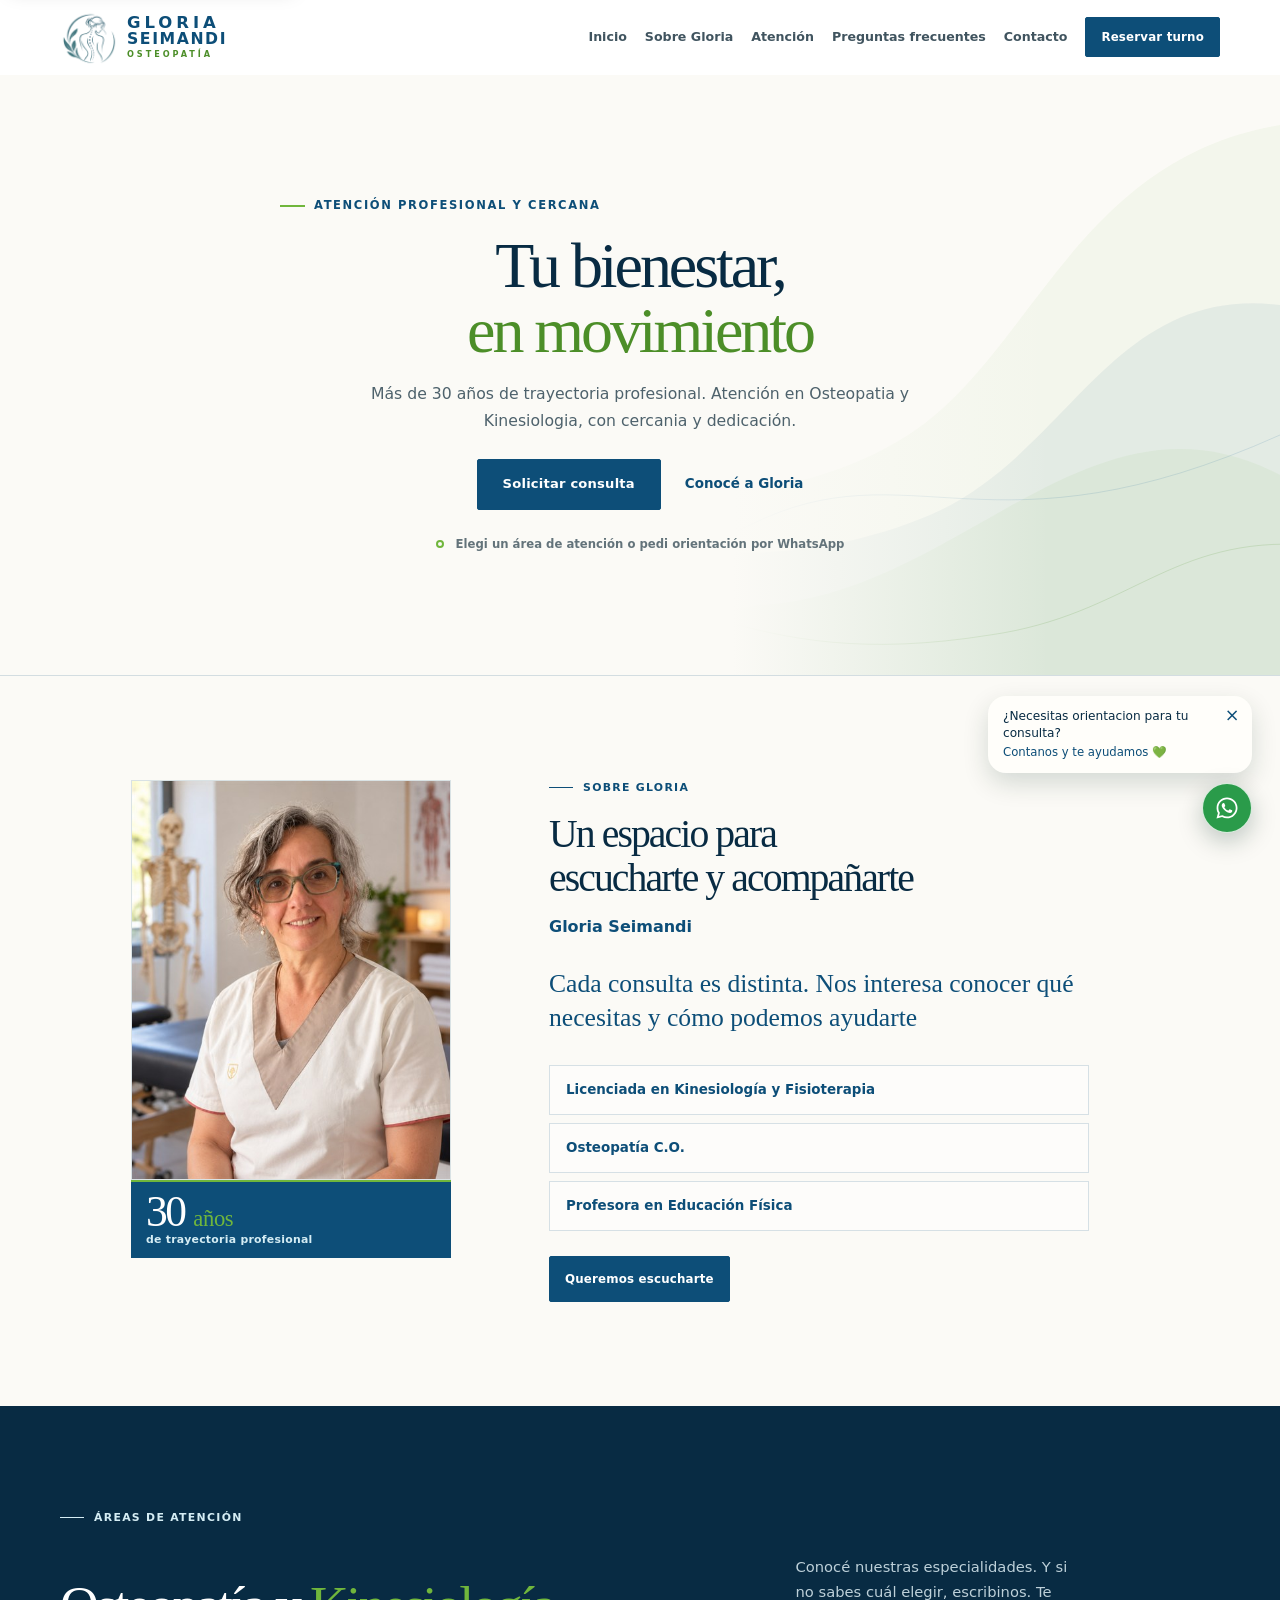
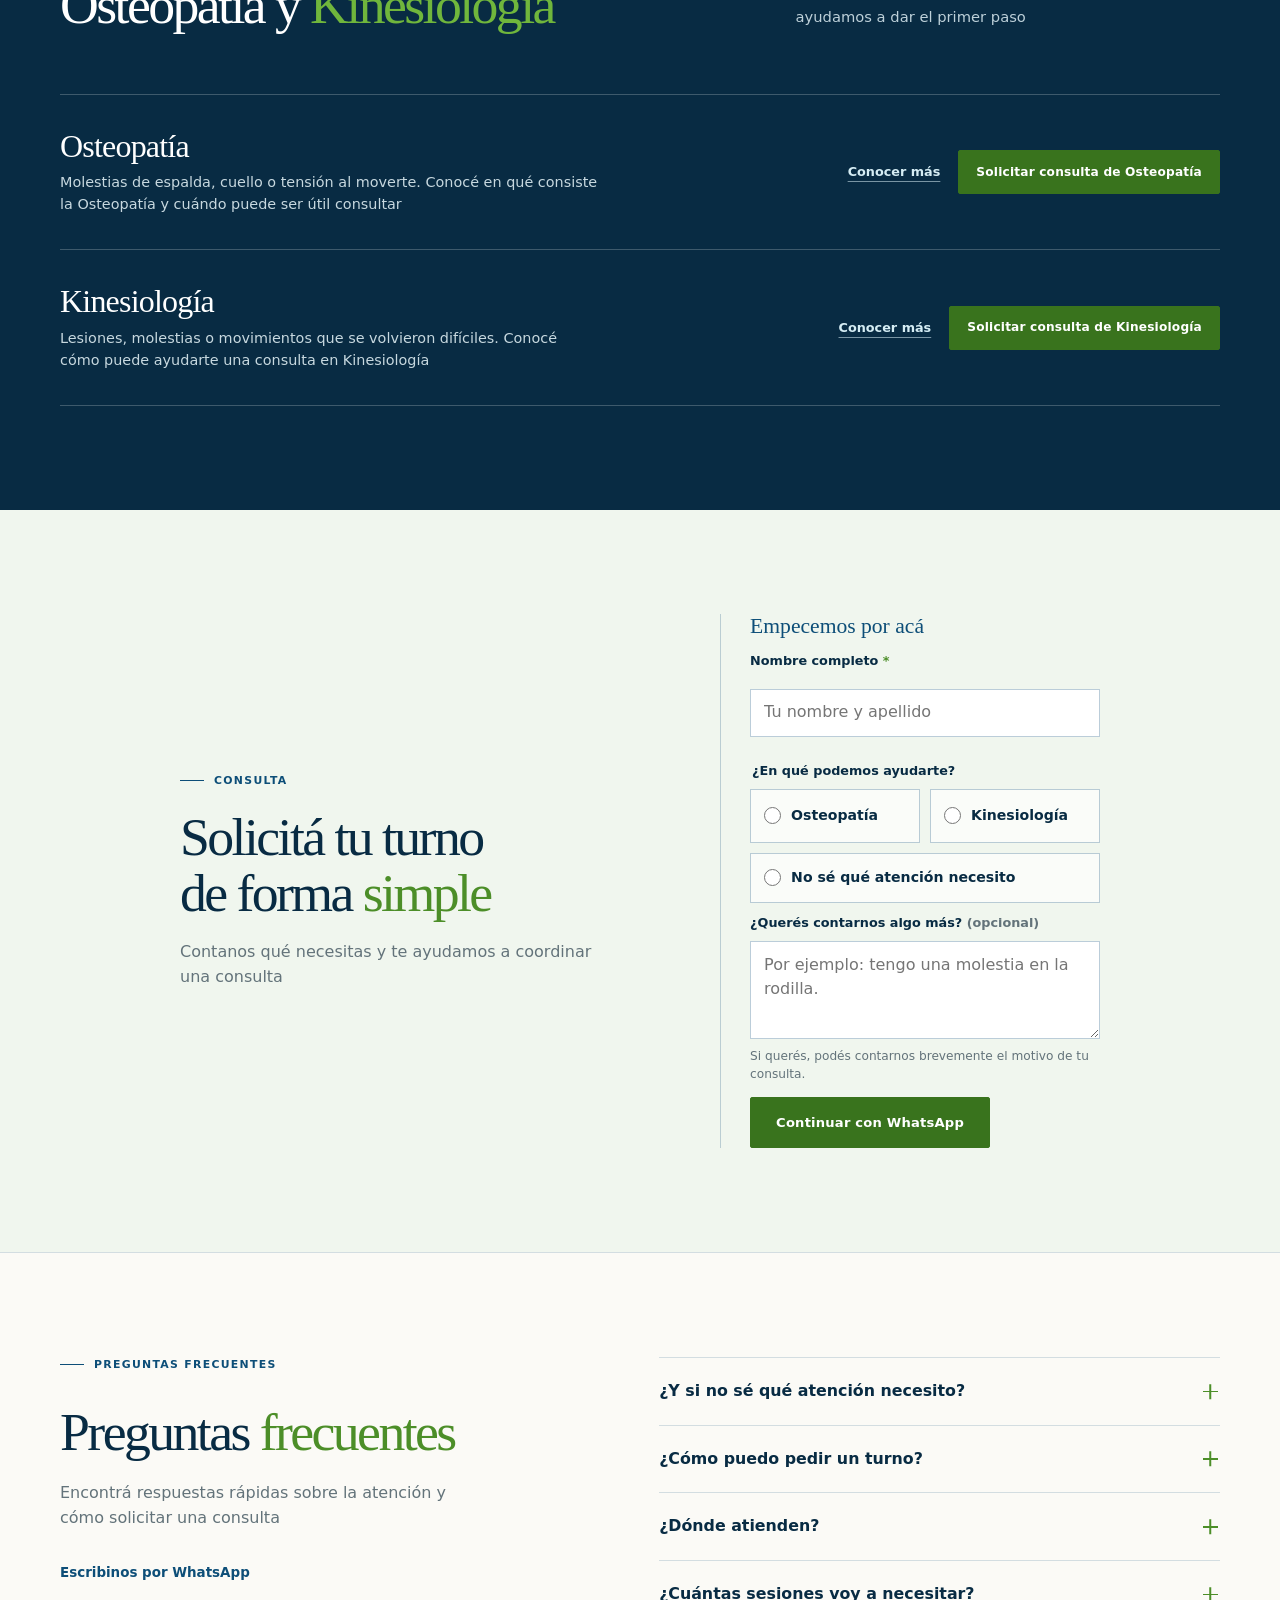
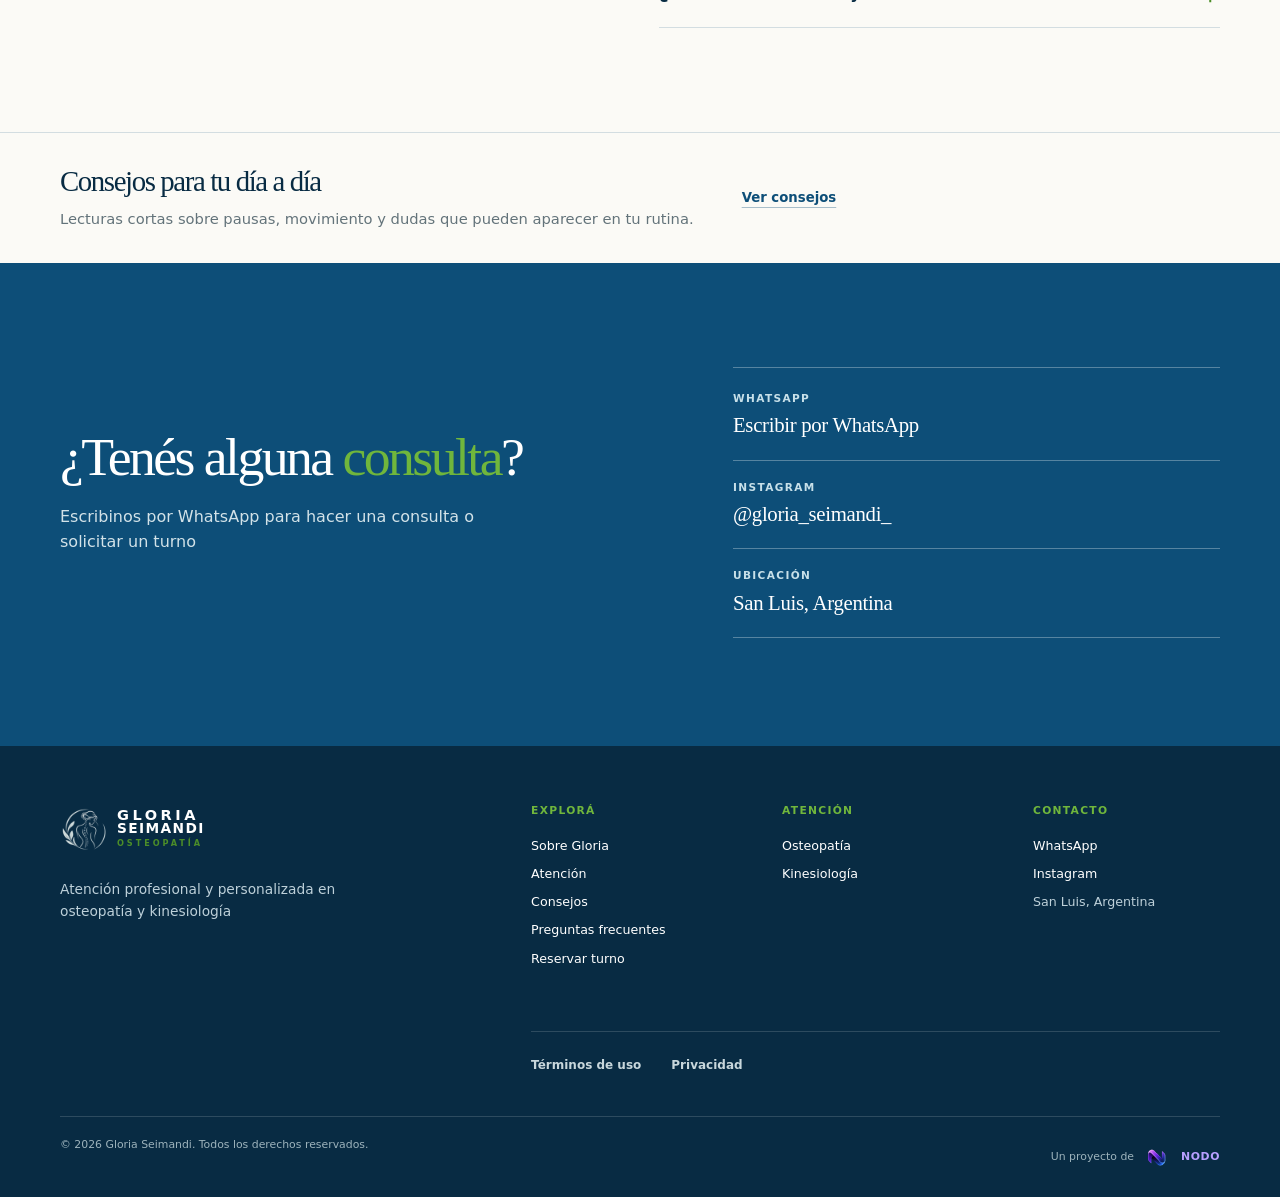
<file: index.html>
<!doctype html>
<html lang="es">
  <head>
    <meta charset="UTF-8" />
    <meta name="viewport" content="width=device-width, initial-scale=1.0" />
    <meta name="theme-color" content="#0d4e78" />
    <meta name="description" content="Osteopatía y Kinesiología en San Luis, Argentina. Atención profesional y personalizada con Gloria Seimandi. Consultá por WhatsApp." />
    <meta name="robots" content="noindex" />
    <meta property="og:locale" content="es_AR" />
    <meta property="og:site_name" content="Gloria Seimandi" />
    <meta property="og:title" content="Gloria Seimandi | Osteopatía y Kinesiología en San Luis" />
    <meta property="og:description" content="Osteopatía y Kinesiología en San Luis, Argentina. Atención profesional y personalizada con Gloria Seimandi. Consultá por WhatsApp." />
    <meta property="og:type" content="website" />
    <meta property="og:image" content="assets/osteopatia-ejemplo-1280.jpg" />
    <meta property="og:image:type" content="image/jpeg" />
    <meta property="og:image:width" content="1280" />
    <meta property="og:image:height" content="714" />
    <meta property="og:image:alt" content="Sesión de terapia manual en un entorno clínico luminoso" />
    <meta name="twitter:card" content="summary_large_image" />
    <meta name="twitter:title" content="Gloria Seimandi | Osteopatía y Kinesiología en San Luis" />
    <meta name="twitter:description" content="Osteopatía y Kinesiología en San Luis, Argentina. Atención profesional y personalizada con Gloria Seimandi. Consultá por WhatsApp." />
    <meta name="twitter:image" content="assets/osteopatia-ejemplo-1280.jpg" />
    <title>Gloria Seimandi | Osteopatía y Kinesiología en San Luis</title>
    <link rel="icon" type="image/png" href="assets/logo-osteopatia-96.png" />
    <link rel="stylesheet" href="styles.css" />
    <link rel="stylesheet" href="consejos.css" />
    <script type="application/ld+json">
      {
        "@context": "https://schema.org",
        "@graph": [
          {
            "@type": "ProfessionalService",
            "@id": "#professional-service",
            "name": "Gloria Seimandi",
            "description": "Osteopatía y Kinesiología con atención profesional en San Luis, Argentina.",
            "areaServed": {
              "@type": "Place",
              "name": "San Luis, Argentina"
            },
            "provider": {
              "@id": "#gloria-seimandi"
            },
            "sameAs": ["https://www.instagram.com/gloria_seimandi_/"]
          },
          {
            "@type": "Person",
            "@id": "#gloria-seimandi",
            "name": "Gloria Seimandi",
            "description": "30 años de trayectoria profesional en Osteopatía y Kinesiología.",
            "knowsAbout": ["Osteopatía", "Kinesiología"],
            "hasCredential": [
              "Licenciada en Kinesiología y Fisioterapia",
              "Osteopatía C.O.",
              "Profesora en Educación Física"
            ],
            "sameAs": ["https://www.instagram.com/gloria_seimandi_/"]
          }
        ]
      }
    </script>
  </head>
  <body>
    <a class="skip-link" href="#contenido">Saltar al contenido principal</a>

    <header class="site-header" data-header>
      <div class="page-shell header-content">
        <a class="brand" href="#inicio" aria-label="Gloria Seimandi, inicio">
          <span class="brand-mark"><img src="assets/logo-osteopatia-header-180.png" srcset="assets/logo-osteopatia-header-120.png 120w, assets/logo-osteopatia-header-180.png 180w" sizes="58px" width="180" height="180" alt="Ilustración de osteopatía de Gloria Seimandi" /></span>
          <span class="brand-copy"><strong>Gloria</strong><span>Seimandi</span><small>Osteopatía</small></span>
        </a>

        <button class="menu-toggle" type="button" aria-controls="main-menu" aria-expanded="false">
          <span class="visually-hidden">Abrir menú</span>
          <span></span><span></span><span></span>
        </button>

        <nav id="main-menu" class="main-nav" aria-label="Navegación principal">
          <a href="#inicio">Inicio</a>
          <a href="#sobre-gloria">Sobre Gloria</a>
          <a href="#atencion">Atención</a>
          <a href="#preguntas">Preguntas frecuentes</a>
          <a href="#contacto">Contacto</a>
          <a class="button button-small nav-cta" href="#reservas">Reservar turno</a>
          <div class="menu-contact" aria-label="Canales de contacto">
            <p>Contacto</p>
            <div>
              <a href="https://wa.me/5492664921564?text=Hola%2C%20quisiera%20realizar%20una%20consulta." target="_blank" rel="noreferrer" aria-label="Escribir por WhatsApp"><svg aria-hidden="true" viewBox="0 0 448 512"><path d="M380.9 97.1C339 55.1 283.2 32 223.9 32c-122.4 0-222 99.6-222 222 0 39.1 10.2 77.3 29.6 111L0 480l117.7-30.9c32.4 17.7 68.9 27 106.1 27h.1c122.3 0 224.1-99.6 224.1-222 0-59.3-25.2-115-67.1-157zm-157 341.6c-33.2 0-65.7-8.9-94-25.7l-6.7-4-69.8 18.3L72 359.2l-4.4-7c-18.5-29.4-28.2-63.3-28.2-98.2 0-101.7 82.8-184.5 184.6-184.5 49.3 0 95.6 19.2 130.4 54.1 34.8 34.9 56.2 81.2 56.1 130.5 0 101.8-84.9 184.6-186.6 184.6zm101.4-138c-5.5-2.8-32.8-16.2-37.9-18-5.1-1.9-8.8-2.8-12.5 2.8s-14.3 18-17.6 21.8c-3.2 3.7-6.5 4.2-12 1.4-32.6-16.3-54-29.1-75.5-66-5.7-9.8 5.7-9.1 16.3-30.3 1.8-3.7.9-6.9-.5-9.7-1.4-2.8-12.5-30.1-17.1-41.2-4.5-10.8-9.1-9.3-12.5-9.5-3.2-.2-6.9-.2-10.6-.2-3.7 0-9.7 1.4-14.8 6.9-5.1 5.6-19.4 19-19.4 46.3s19.9 53.7 22.6 57.4c2.8 3.7 39.1 59.7 94.8 83.8 13.2 5.7 23.5 9.1 31.5 11.7 13.2 4.2 25.2 3.6 34.7 2.2 10.6-1.6 32.8-13.4 37.4-26.4 4.6-13 4.6-24.1 3.2-26.4-1.3-2.5-5-3.9-10.5-6.6z" /></svg><span>WhatsApp</span></a>
              <a href="https://www.instagram.com/gloria_seimandi_/" target="_blank" rel="noreferrer" aria-label="Abrir Instagram de Gloria Seimandi"><svg aria-hidden="true" viewBox="0 0 24 24"><path d="M7 2h10a5 5 0 0 1 5 5v10a5 5 0 0 1-5 5H7a5 5 0 0 1-5-5V7a5 5 0 0 1 5-5Zm0 2a3 3 0 0 0-3 3v10a3 3 0 0 0 3 3h10a3 3 0 0 0 3-3V7a3 3 0 0 0-3-3H7Zm5 3.5A4.5 4.5 0 1 1 7.5 12 4.5 4.5 0 0 1 12 7.5Zm0 2A2.5 2.5 0 1 0 14.5 12 2.5 2.5 0 0 0 12 9.5Zm5.25-3.75a1.25 1.25 0 1 1-1.25 1.25 1.25 1.25 0 0 1 1.25-1.25Z" /></svg><span>Instagram</span></a>
            </div>
          </div>
        </nav>
      </div>
    </header>
    <noscript>
      <style>.menu-toggle { display: none; }</style>
      <nav class="page-shell navigation-fallback" aria-label="Navegación sin JavaScript"><a href="#inicio">Inicio</a><a href="#sobre-gloria">Sobre Gloria</a><a href="#atencion">Atención</a><a href="#preguntas">Preguntas frecuentes</a><a href="#contacto">Contacto</a><a href="#reservas">Reservar turno</a><a href="osteopatia/">Osteopatía</a><a href="kinesiologia/">Kinesiología</a></nav>
    </noscript>

    <main id="contenido">
      <section id="inicio" class="hero" aria-labelledby="hero-title">
        <div class="hero-background" aria-hidden="true">
          <svg class="hero-waves" xmlns="http://www.w3.org/2000/svg" viewBox="0 0 1440 600" preserveAspectRatio="xMaxYMax slice" focusable="false">
            <defs>
              <linearGradient id="reading-desktop">
                <stop offset="62%" stop-color="#fbfaf6" />
                <stop offset="84%" stop-color="#fbfaf6" stop-opacity="0" />
              </linearGradient>
              <linearGradient id="reading-mobile" x1="0" y1="0" x2="0" y2="1">
                <stop offset="68%" stop-color="#fbfaf6" stop-opacity="0" />
                <stop offset="82%" stop-color="#fbfaf6" />
              </linearGradient>
            </defs>
            <path d="M1440 50C1230 85 1190 290 1060 365C900 460 750 390 580 430C390 480 230 620-60 490V660H1500V50Z" fill="#70b63c" fill-opacity=".055" />
            <path d="M1440 230C1270 210 1230 380 1090 440C875 530 724 420 560 512C400 590 170 615-20 560V650H1460V230Z" fill="#0d4e78" fill-opacity=".065" />
            <path d="M1440 400C1250 300 1120 520 920 530C680 565 620 635 400 628H1440Z" fill="#70b63c" fill-opacity=".065" />
            <path d="M420 600C630 500 760 525 910 450C1070 370 1150 490 1440 360" fill="none" stroke="#236e9e" stroke-opacity=".14" stroke-width="1" />
            <path d="M-40 500C260 660 400 480 620 485C840 500 900 600 1150 560C1290 540 1330 460 1470 470" fill="none" stroke="#4c8e28" stroke-opacity=".16" stroke-width="1" />
            <rect class="wave-reading-desktop" width="1440" height="600" fill="url(#reading-desktop)" />
            <rect class="wave-reading-mobile" width="1440" height="600" fill="url(#reading-mobile)" />
          </svg>
        </div>
        <div class="page-shell hero-layout">
          <div class="hero-copy reveal">
            <p class="eyebrow"><span></span> Atención profesional y cercana</p>
            <h1 id="hero-title">Tu bienestar,<br /><em>en movimiento</em></h1>
            <p class="hero-intro">Más de 30 años de trayectoria profesional. Atención en Osteopatia y Kinesiologia, con cercania y dedicación.</p>
            <div class="hero-actions">
              <a class="button" href="#reservas">Solicitar consulta</a>
              <a class="text-link" href="#sobre-gloria">Conocé a Gloria</a>
            </div>
            <p class="hero-note"><span class="note-dot"></span> Elegi un área de atención o pedi orientación por WhatsApp</p>
          </div>
        </div>
      </section>

      <section id="sobre-gloria" class="about section-space" aria-labelledby="about-title">
        <div class="page-shell about-layout">
          <div class="about-profile">
            <figure class="about-portrait">
              <img src="assets/gloria-seimandi-720.jpg" srcset="assets/gloria-seimandi-480.jpg 480w, assets/gloria-seimandi-720.jpg 720w" sizes="(max-width: 680px) 300px, 320px" width="720" height="900" loading="lazy" alt="Gloria Seimandi en su espacio de atención" />
            </figure>
            <div class="about-trajectory" aria-label="30 años de trayectoria profesional">
              <p class="trajectory-value">30 <span>años</span></p>
              <p class="trajectory-description">de trayectoria profesional</p>
            </div>
          </div>
          <div class="about-content">
            <div class="about-heading">
              <div class="section-label"><p>SOBRE GLORIA</p></div>
              <h2 id="about-title">Un espacio para escucharte y acompañarte</h2>
              <p class="about-name">Gloria Seimandi</p>
            </div>
            <div class="about-details">
              <p class="lead">Cada consulta es distinta. Nos interesa conocer qué necesitas y cómo podemos ayudarte</p>
              <ul class="credentials" aria-label="Formación profesional de Gloria">
                <li>Licenciada en Kinesiología y Fisioterapia</li>
                <li>Osteopatía C.O.</li>
                <li>Profesora en Educación Física</li>
              </ul>
              <div class="about-availability"><a class="button button-small" href="#reservas">Queremos escucharte</a></div>
            </div>
          </div>
        </div>
      </section>

      <section id="atencion" class="services section-space" aria-labelledby="services-title">
        <div class="page-shell">
          <div class="services-heading">
            <div class="section-label section-label-light"><p>Áreas de atención</p></div>
            <h2 id="services-title">Osteopatía y <em>Kinesiología</em></h2>
            <p>Conocé nuestras especialidades. Y si no sabes cuál elegir, escribinos. Te ayudamos a dar el primer paso</p>
          </div>
          <div class="service-list">
            <article class="service-item">
              <div class="service-copy"><h3>Osteopatía</h3><p>Molestias de espalda, cuello o tensión al moverte. Conocé en qué consiste la Osteopatía y cuándo puede ser útil consultar</p></div>
              <div class="service-actions">
                <a class="service-link" href="osteopatia/">Conocer más</a>
                <a class="button button-service" href="#reservas" data-service="osteopatia">Solicitar consulta de Osteopatía</a>
              </div>
            </article>
            <article class="service-item">
              <div class="service-copy"><h3>Kinesiología</h3><p>Lesiones, molestias o movimientos que se volvieron difíciles. Conocé cómo puede ayudarte una consulta en Kinesiología</p></div>
              <div class="service-actions">
                <a class="service-link" href="kinesiologia/">Conocer más</a>
                <a class="button button-service" href="#reservas" data-service="kinesiologia">Solicitar consulta de Kinesiología</a>
              </div>
            </article>
          </div>
        </div>
      </section>

      <section id="reservas" class="appointment section-space" aria-labelledby="appointment-title">
        <div class="page-shell appointment-layout">
          <div class="appointment-copy appointment-intro">
            <div class="section-label"><p>Consulta</p></div>
            <h2 id="appointment-title">Solicitá tu turno de forma <em>simple</em></h2>
            <p>Contanos qué necesitas y te ayudamos a coordinar una consulta</p>
          </div>
          <form class="booking-form" data-booking-form novalidate>
            <p class="booking-progress" data-booking-progress aria-live="polite" hidden>Paso 1 de 2</p>
            <div class="booking-step" data-booking-step="1">
              <p class="booking-step-title">Empecemos por acá</p>
              <label class="booking-name" for="booking-name">Nombre completo <span aria-hidden="true">*</span></label>
              <input class="booking-name-input" id="booking-name" name="name" type="text" autocomplete="name" placeholder="Tu nombre y apellido" aria-describedby="booking-name-error" required />
              <p class="booking-error" id="booking-name-error" aria-live="polite" hidden></p>
              <button class="button button-green booking-continue" type="button" data-booking-next hidden>Continuar</button>
            </div>
            <div class="booking-step" data-booking-step="2">
              <fieldset aria-describedby="booking-service-error">
                <legend>¿En qué podemos ayudarte?</legend>
                <div class="booking-options">
                  <label><input type="radio" name="service" value="osteopatia" required /> <span>Osteopatía</span></label>
                  <label><input type="radio" name="service" value="kinesiologia" /> <span>Kinesiología</span></label>
                  <label><input type="radio" name="service" value="orientacion" /> <span>No sé qué atención necesito</span></label>
                </div>
              </fieldset>
              <p class="booking-error" id="booking-service-error" aria-live="polite" hidden></p>
              <div class="booking-comment">
                <label for="booking-comment">¿Querés contarnos algo más? <span>(opcional)</span></label>
                <textarea id="booking-comment" name="comment" rows="3" maxlength="360" placeholder="Por ejemplo: tengo una molestia en la rodilla." aria-describedby="booking-comment-help"></textarea>
                <p class="booking-help" id="booking-comment-help">Si querés, podés contarnos brevemente el motivo de tu consulta.<span class="visually-hidden"> Máximo 360 caracteres.</span></p>
              </div>
              <div class="booking-actions">
                <button class="booking-back" type="button" data-booking-back hidden>Atrás</button>
                <button class="button button-green" type="submit" data-booking-submit hidden>Continuar con WhatsApp</button>
              </div>
            </div>
            <noscript><p class="booking-no-script">Para solicitar una consulta, <a href="https://wa.me/5492664921564?text=Hola%2C%20quisiera%20realizar%20una%20consulta." target="_blank" rel="noreferrer">escribinos por WhatsApp</a>.</p></noscript>
          </form>
        </div>
      </section>

      <section id="preguntas" class="faq section-space" aria-labelledby="faq-title">
        <div class="page-shell faq-layout">
          <div class="faq-intro">
            <div class="section-label"><p>Preguntas frecuentes</p></div>
            <h2 id="faq-title">Preguntas <em>frecuentes</em></h2>
            <p>Encontrá respuestas rápidas sobre la atención y cómo solicitar una consulta</p>
            <a class="text-link" href="https://wa.me/5492664921564?text=Hola%2C%20quisiera%20realizar%20una%20consulta." target="_blank" rel="noreferrer">Escribinos por WhatsApp</a>
          </div>
          <div class="faq-list">
            <details><summary>¿Y si no sé qué atención necesito?<span aria-hidden="true"></span></summary><p>No pasa nada. Elegis esa opción al solicitar tu consulta y podes contarnos brevemente que molestia sentis</p></details>
            <details><summary>¿Cómo puedo pedir un turno?<span aria-hidden="true"></span></summary><p>Completas tu nombre, elegis una opción y seguimos por WhatsApp. Te ayudamos a coordinarlo</p></details>
            <details><summary>¿Dónde atienden?<span aria-hidden="true"></span></summary><p>En San Luis, Argentina. Al coordinar tu turno te compartimos la información del lugar</p></details>
            <details><summary>¿Cuántas sesiones voy a necesitar?<span aria-hidden="true"></span></summary><p>Depende de cada situación. No se puede definir una cantidad sin una evaluación profesional.</p></details>
          </div>
        </div>
      </section>

      <section class="advice-invitation" aria-labelledby="advice-invitation-title">
        <div class="page-shell advice-invitation-layout">
          <div><h2 id="advice-invitation-title">Consejos para tu día a día</h2><p>Lecturas cortas sobre pausas, movimiento y dudas que pueden aparecer en tu rutina.</p></div>
          <a class="advice-link" href="consejos/">Ver consejos</a>
        </div>
      </section>

      <section id="contacto" class="contact section-space" aria-labelledby="contact-title">
        <div class="page-shell contact-layout">
          <div class="contact-copy">
            <h2 id="contact-title">¿Tenés alguna <em>consulta</em>?</h2>
            <p>Escribinos por WhatsApp para hacer una consulta o solicitar un turno</p>
          </div>
          <address class="contact-details">
            <a href="https://wa.me/5492664921564?text=Hola%2C%20quisiera%20realizar%20una%20consulta." target="_blank" rel="noreferrer"><span>WhatsApp</span><strong>Escribir por WhatsApp</strong></a>
            <a href="https://www.instagram.com/gloria_seimandi_/" target="_blank" rel="noreferrer"><span>Instagram</span><strong>@gloria_seimandi_</strong></a>
            <div><span>Ubicación</span><strong>San Luis, Argentina</strong></div>
          </address>
        </div>
      </section>
    </main>

    <footer class="site-footer">
      <div class="page-shell footer-grid">
        <div class="footer-intro">
          <a class="brand footer-brand" href="#inicio" aria-label="Volver al inicio de Gloria Seimandi">
            <span class="brand-mark"><img src="assets/logo-osteopatia-suave-180.png" srcset="assets/logo-osteopatia-suave-120.png 120w, assets/logo-osteopatia-suave-180.png 180w" sizes="58px" width="180" height="180" alt="Ilustración de osteopatía de Gloria Seimandi" /></span>
            <span class="brand-copy"><strong>Gloria</strong><span>Seimandi</span><small>Osteopatía</small></span>
          </a>
          <p>Atención profesional y personalizada en osteopatía y kinesiología</p>
        </div>
        <nav class="footer-column" aria-label="Explorá"><p class="footer-title">Explorá</p><a href="#sobre-gloria">Sobre Gloria</a><a href="#atencion">Atención</a><a href="consejos/">Consejos</a><a href="#preguntas">Preguntas frecuentes</a><a href="#reservas">Reservar turno</a></nav>
        <nav class="footer-column" aria-label="Áreas de atención"><p class="footer-title">Atención</p><a href="osteopatia/">Osteopatía</a><a href="kinesiologia/">Kinesiología</a></nav>
        <address class="footer-column footer-contact"><p class="footer-title">Contacto</p><a href="https://wa.me/5492664921564?text=Hola%2C%20quisiera%20realizar%20una%20consulta." target="_blank" rel="noreferrer">WhatsApp</a><a href="https://www.instagram.com/gloria_seimandi_/" target="_blank" rel="noreferrer">Instagram</a><span>San Luis, Argentina</span></address>
        <nav class="footer-legal" aria-label="Información legal"><a href="terminos.html">Términos de uso</a><a href="privacidad.html">Privacidad</a></nav>
      </div>
      <div class="page-shell footer-bottom"><span>© <span data-year></span> Gloria Seimandi. Todos los derechos reservados.</span><span class="nodo-credit">Un proyecto de <a href="https://nododigital.com.ar/" target="_blank" rel="noreferrer" aria-label="NODO Digital"><img class="nodo-credit-mark" src="assets/nodo-transparente-96.png" srcset="assets/nodo-transparente-64.png 64w, assets/nodo-transparente-96.png 96w" sizes="38px" width="96" height="96" alt="" /><span>NODO</span></a></span></div>
    </footer>

    <div class="whatsapp-contact" data-whatsapp-contact data-whatsapp-page="home">
      <aside class="whatsapp-assist" data-whatsapp-assist aria-label="Mensaje de ayuda para contactar por WhatsApp">
        <button class="whatsapp-assist-close" type="button" data-whatsapp-assist-close aria-label="Cerrar mensaje de ayuda"><span aria-hidden="true">×</span></button>
        <a href="https://wa.me/5492664921564?text=Hola%2C%20necesito%20orientaci%C3%B3n%20para%20una%20consulta." target="_blank" rel="noreferrer" aria-label="Escribir por WhatsApp para solicitar orientación">
          <span>¿Necesitas orientacion para tu consulta?</span>
          <strong>Contanos y te ayudamos 💚</strong>
        </a>
      </aside>
      <a class="whatsapp-float" href="https://wa.me/5492664921564?text=Hola%20Gloria%2C%20%C2%BFc%C3%B3mo%20est%C3%A1s%3F%20Quer%C3%ADa%20consultarte%20por%20un%20turno." target="_blank" rel="noreferrer" aria-label="Escribir a Gloria por WhatsApp">
        <svg aria-hidden="true" viewBox="0 0 448 512"><path d="M380.9 97.1C339 55.1 283.2 32 223.9 32c-122.4 0-222 99.6-222 222 0 39.1 10.2 77.3 29.6 111L0 480l117.7-30.9c32.4 17.7 68.9 27 106.1 27h.1c122.3 0 224.1-99.6 224.1-222 0-59.3-25.2-115-67.1-157zm-157 341.6c-33.2 0-65.7-8.9-94-25.7l-6.7-4-69.8 18.3L72 359.2l-4.4-7c-18.5-29.4-28.2-63.3-28.2-98.2 0-101.7 82.8-184.5 184.6-184.5 49.3 0 95.6 19.2 130.4 54.1 34.8 34.9 56.2 81.2 56.1 130.5 0 101.8-84.9 184.6-186.6 184.6zm101.4-138c-5.5-2.8-32.8-16.2-37.9-18-5.1-1.9-8.8-2.8-12.5 2.8s-14.3 18-17.6 21.8c-3.2 3.7-6.5 4.2-12 1.4-32.6-16.3-54-29.1-75.5-66-5.7-9.8 5.7-9.1 16.3-30.3 1.8-3.7.9-6.9-.5-9.7-1.4-2.8-12.5-30.1-17.1-41.2-4.5-10.8-9.1-9.3-12.5-9.5-3.2-.2-6.9-.2-10.6-.2-3.7 0-9.7 1.4-14.8 6.9-5.1 5.6-19.4 19-19.4 46.3s19.9 53.7 22.6 57.4c2.8 3.7 39.1 59.7 94.8 83.8 13.2 5.7 23.5 9.1 31.5 11.7 13.2 4.2 25.2 3.6 34.7 2.2 10.6-1.6 32.8-13.4 37.4-26.4 4.6-13 4.6-24.1 3.2-26.4-1.3-2.5-5-3.9-10.5-6.6z" /></svg>
        <span>WhatsApp</span>
      </a>
    </div>

    <script src="script.js"></script>
  </body>
</html>
</file>
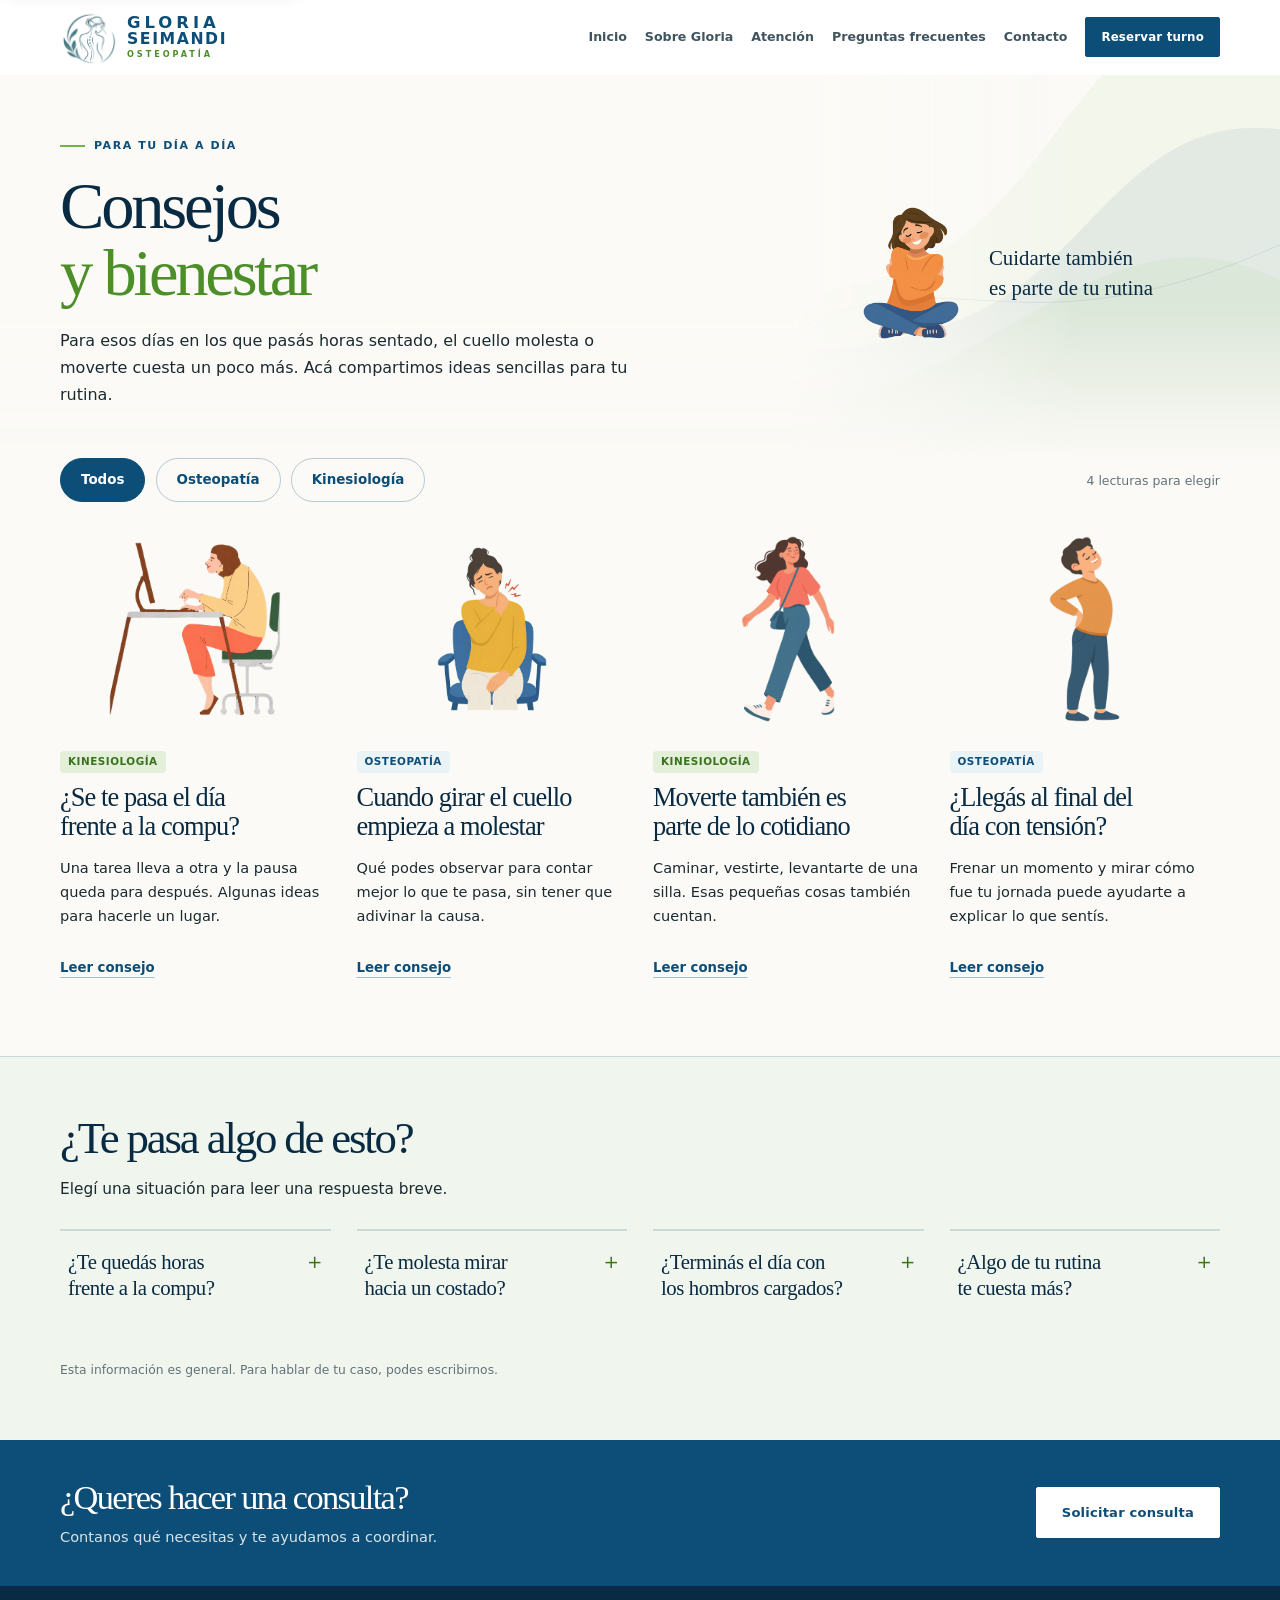
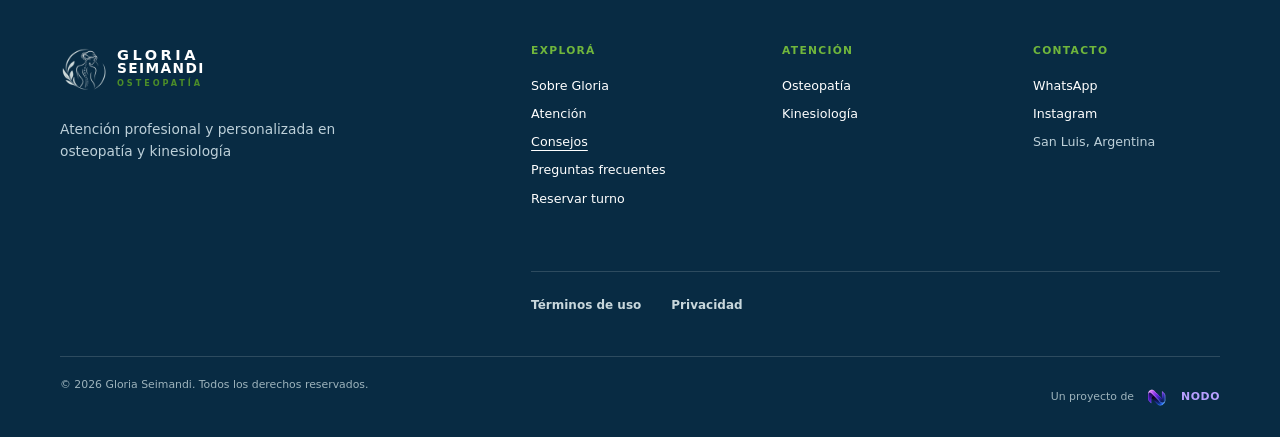
<file: consejos/index.html>
<!doctype html>
<html lang="es">
  <head>
    <meta charset="UTF-8" />
    <meta name="viewport" content="width=device-width, initial-scale=1.0" />
    <meta name="theme-color" content="#0d4e78" />
    <meta name="robots" content="noindex" />
    <meta name="description" content="Lecturas sobre pausas, movimiento y dudas que pueden aparecer en tu rutina. Osteopatía y Kinesiología con Gloria Seimandi." />
    <title>Consejos y bienestar | Gloria Seimandi</title>
    <link rel="icon" type="image/png" href="../assets/logo-osteopatia-96.png" />
    <link rel="stylesheet" href="../styles.css" />
    <link rel="stylesheet" href="../consejos.css" />
  </head>
  <body class="advice-page">
    <a class="skip-link" href="#contenido">Saltar al contenido principal</a>
    <header class="site-header" data-header>
      <div class="page-shell header-content">
        <a class="brand" href="../index.html#inicio" aria-label="Gloria Seimandi, inicio">
          <span class="brand-mark"><img src="../assets/logo-osteopatia-header-180.png" srcset="../assets/logo-osteopatia-header-120.png 120w, ../assets/logo-osteopatia-header-180.png 180w" sizes="58px" width="180" height="180" alt="Ilustración de osteopatía de Gloria Seimandi" /></span>
          <span class="brand-copy"><strong>Gloria</strong><span>Seimandi</span><small>Osteopatía</small></span>
        </a>

        <button class="menu-toggle" type="button" aria-controls="main-menu" aria-expanded="false">
          <span class="visually-hidden">Abrir menú</span>
          <span></span><span></span><span></span>
        </button>

        <nav id="main-menu" class="main-nav" aria-label="Navegación principal">
          <a href="../index.html#inicio">Inicio</a>
          <a href="../index.html#sobre-gloria">Sobre Gloria</a>
          <a href="../index.html#atencion">Atención</a>
          <a href="../index.html#preguntas">Preguntas frecuentes</a>
          <a href="../index.html#contacto">Contacto</a>
          <a class="button button-small nav-cta" href="../index.html#reservas">Reservar turno</a>
          <div class="menu-contact" aria-label="Canales de contacto">
            <p>Contacto</p>
            <div>
              <a href="https://wa.me/5492664921564?text=Hola%2C%20quisiera%20realizar%20una%20consulta." target="_blank" rel="noreferrer" aria-label="Escribir por WhatsApp"><svg aria-hidden="true" viewBox="0 0 448 512"><path d="M380.9 97.1C339 55.1 283.2 32 223.9 32c-122.4 0-222 99.6-222 222 0 39.1 10.2 77.3 29.6 111L0 480l117.7-30.9c32.4 17.7 68.9 27 106.1 27h.1c122.3 0 224.1-99.6 224.1-222 0-59.3-25.2-115-67.1-157zm-157 341.6c-33.2 0-65.7-8.9-94-25.7l-6.7-4-69.8 18.3L72 359.2l-4.4-7c-18.5-29.4-28.2-63.3-28.2-98.2 0-101.7 82.8-184.5 184.6-184.5 49.3 0 95.6 19.2 130.4 54.1 34.8 34.9 56.2 81.2 56.1 130.5 0 101.8-84.9 184.6-186.6 184.6zm101.4-138c-5.5-2.8-32.8-16.2-37.9-18-5.1-1.9-8.8-2.8-12.5 2.8s-14.3 18-17.6 21.8c-3.2 3.7-6.5 4.2-12 1.4-32.6-16.3-54-29.1-75.5-66-5.7-9.8 5.7-9.1 16.3-30.3 1.8-3.7.9-6.9-.5-9.7-1.4-2.8-12.5-30.1-17.1-41.2-4.5-10.8-9.1-9.3-12.5-9.5-3.2-.2-6.9-.2-10.6-.2-3.7 0-9.7 1.4-14.8 6.9-5.1 5.6-19.4 19-19.4 46.3s19.9 53.7 22.6 57.4c2.8 3.7 39.1 59.7 94.8 83.8 13.2 5.7 23.5 9.1 31.5 11.7 13.2 4.2 25.2 3.6 34.7 2.2 10.6-1.6 32.8-13.4 37.4-26.4 4.6-13 4.6-24.1 3.2-26.4-1.3-2.5-5-3.9-10.5-6.6z" /></svg><span>WhatsApp</span></a>
              <a href="https://www.instagram.com/gloria_seimandi_/" target="_blank" rel="noreferrer" aria-label="Abrir Instagram de Gloria Seimandi"><svg aria-hidden="true" viewBox="0 0 24 24"><path d="M7 2h10a5 5 0 0 1 5 5v10a5 5 0 0 1-5 5H7a5 5 0 0 1-5-5V7a5 5 0 0 1 5-5Zm0 2a3 3 0 0 0-3 3v10a3 3 0 0 0 3 3h10a3 3 0 0 0 3-3V7a3 3 0 0 0-3-3H7Zm5 3.5A4.5 4.5 0 1 1 7.5 12 4.5 4.5 0 0 1 12 7.5Zm0 2A2.5 2.5 0 1 0 14.5 12 2.5 2.5 0 0 0 12 9.5Zm5.25-3.75a1.25 1.25 0 1 1-1.25 1.25 1.25 1.25 0 0 1 1.25-1.25Z" /></svg><span>Instagram</span></a>
            </div>
          </div>
        </nav>
      </div>
    </header>
    <noscript>
      <style>.menu-toggle { display: none; }</style>
      <nav class="page-shell navigation-fallback" aria-label="Navegación sin JavaScript"><a href="../index.html#inicio">Inicio</a><a href="../index.html#sobre-gloria">Sobre Gloria</a><a href="../index.html#atencion">Atención</a><a href="../index.html#preguntas">Preguntas frecuentes</a><a href="../index.html#contacto">Contacto</a><a href="../index.html#reservas">Reservar turno</a><a href="../osteopatia/">Osteopatía</a><a href="../kinesiologia/">Kinesiología</a></nav>
    </noscript>
    <main id="contenido">
      <section class="advice-intro" aria-labelledby="advice-title">
        <svg class="advice-waves" viewBox="0 0 1440 600" preserveAspectRatio="xMaxYMax slice" aria-hidden="true" focusable="false">
          <defs><linearGradient id="advice-reading"><stop offset="62%" stop-color="#fbfaf6" /><stop offset="84%" stop-color="#fbfaf6" stop-opacity="0" /></linearGradient></defs>
          <path d="M1440 50C1230 85 1190 290 1060 365C900 460 750 390 580 430C390 480 230 620-60 490V660H1500V50Z" fill="#70b63c" fill-opacity=".055" />
          <path d="M1440 230C1270 210 1230 380 1090 440C875 530 724 420 560 512C400 590 170 615-20 560V650H1460V230Z" fill="#0d4e78" fill-opacity=".065" />
          <path d="M1440 400C1250 300 1120 520 920 530C680 565 620 635 400 628H1440Z" fill="#70b63c" fill-opacity=".065" />
          <path d="M420 600C630 500 760 525 910 450C1070 370 1150 490 1440 360" fill="none" stroke="#236e9e" stroke-opacity=".14" />
          <rect width="1440" height="600" fill="url(#advice-reading)" />
        </svg>
        <div class="page-shell advice-intro-layout">
          <div><p class="eyebrow"><span></span> Para tu día a día</p><h1 id="advice-title">Consejos<br /><em>y bienestar</em></h1><p class="advice-deck">Para esos días en los que pasás horas sentado, el cuello molesta o moverte cuesta un poco más. Acá compartimos ideas sencillas para tu rutina.</p></div>
          <figure class="advice-editorial"><img src="../assets/consejos/ilustraciones/cuidado-cotidiano.png" width="356" height="485" alt="" aria-hidden="true" decoding="async" /><figcaption>Cuidarte también es parte de tu rutina</figcaption></figure>
        </div>
      </section>
      <section id="lecturas" class="advice-readings page-shell" aria-label="Lecturas de Osteopatía y Kinesiología">
        <fieldset class="advice-catalog">
          <legend class="visually-hidden">Filtrar lecturas por especialidad</legend>
          <input class="advice-filter-input" id="advice-all" type="radio" name="advice-specialty" value="todos" checked /><label class="advice-filter" for="advice-all">Todos</label>
          <input class="advice-filter-input" id="advice-osteopatia" type="radio" name="advice-specialty" value="osteopatia" /><label class="advice-filter" for="advice-osteopatia">Osteopatía</label>
          <input class="advice-filter-input" id="advice-kinesiologia" type="radio" name="advice-specialty" value="kinesiologia" /><label class="advice-filter" for="advice-kinesiologia">Kinesiología</label>
          <p class="advice-results" aria-live="polite" aria-atomic="true"><span class="count-all">4 lecturas para elegir</span><span class="count-osteopatia">2 lecturas de Osteopatía</span><span class="count-kinesiologia">2 lecturas de Kinesiología</span></p>
          <div class="advice-grid">
            <article class="advice-card" data-specialty="kinesiologia">
              <img class="advice-photo" data-illustration="1" src="../assets/consejos/ilustraciones/computadora.png" width="479" height="485" loading="lazy" decoding="async" alt="Ilustración de una persona frente a la computadora" />
              <div class="advice-card-heading"><span class="advice-category advice-category-kinesiologia">Kinesiología</span><h2><a href="pausas-trabajo-sentado/">¿Se te pasa el día frente a la compu?</a></h2></div>
              <p class="advice-excerpt">Una tarea lleva a otra y la pausa queda para después. Algunas ideas para hacerle un lugar.</p>
              <a class="advice-link" href="pausas-trabajo-sentado/">Leer consejo<span class="visually-hidden">: ¿Se te pasa el día frente a la compu?</span></a>
            </article>
            <article class="advice-card" data-specialty="osteopatia">
              <img class="advice-photo" data-illustration="3" src="../assets/consejos/ilustraciones/cuello.png" width="324" height="484" loading="lazy" decoding="async" alt="Ilustración de una persona sentada con molestias en el cuello" />
              <div class="advice-card-heading"><span class="advice-category advice-category-osteopatia">Osteopatía</span><h2><a href="molestias-cuello/">Cuando girar el cuello empieza a molestar</a></h2></div>
              <p class="advice-excerpt">Qué podes observar para contar mejor lo que te pasa, sin tener que adivinar la causa.</p>
              <a class="advice-link" href="molestias-cuello/">Leer consejo<span class="visually-hidden">: Cuando girar el cuello empieza a molestar</span></a>
            </article>
            <article class="advice-card" data-specialty="kinesiologia">
              <img class="advice-photo" data-illustration="4" src="../assets/consejos/ilustraciones/movimiento.png" width="244" height="484" loading="lazy" decoding="async" alt="Ilustración de una mujer caminando" />
              <div class="advice-card-heading"><span class="advice-category advice-category-kinesiologia">Kinesiología</span><h2><a href="movimiento-cotidiano/">Moverte también es parte de lo cotidiano</a></h2></div>
              <p class="advice-excerpt">Caminar, vestirte, levantarte de una silla. Esas pequeñas cosas también cuentan.</p>
              <a class="advice-link" href="movimiento-cotidiano/">Leer consejo<span class="visually-hidden">: Moverte también es parte de lo cotidiano</span></a>
            </article>
            <article class="advice-card" data-specialty="osteopatia">
              <img class="advice-photo" data-illustration="2" src="../assets/consejos/ilustraciones/tension.png" width="184" height="485" loading="lazy" decoding="async" alt="Ilustración de una persona con una mano en la espalda" />
              <div class="advice-card-heading"><span class="advice-category advice-category-osteopatia">Osteopatía</span><h2><a href="tension-final-del-dia/">¿Llegás al final del día con tensión?</a></h2></div>
              <p class="advice-excerpt">Frenar un momento y mirar cómo fue tu jornada puede ayudarte a explicar lo que sentís.</p>
              <a class="advice-link" href="tension-final-del-dia/">Leer consejo<span class="visually-hidden">: ¿Llegás al final del día con tensión?</span></a>
            </article>
          </div>
        </fieldset>
      </section>
      <section class="advice-situations" aria-labelledby="situations-title">
        <div class="page-shell"><h2 id="situations-title">¿Te pasa algo de esto?</h2><p class="advice-situation-intro">Elegí una situación para leer una respuesta breve.</p>
          <div class="advice-questions" data-advice-conversation>
            <details class="advice-question" data-advice-question>
              <summary id="advice-question-1">¿Te quedás horas frente a la compu?</summary>
              <div class="advice-answer" id="advice-answer-1" role="region" aria-labelledby="advice-question-1">
                <div><h3>Una pausa entre una tarea y otra</h3><p>A veces seguimos de largo sin darnos cuenta. Podes aprovechar un cambio de tarea para variar de posición o levantarte un momento, si te resulta cómodo. Buscá una pausa que tenga lugar en tu día.</p></div>
                <div class="advice-answer-links"><a class="advice-link" href="pausas-trabajo-sentado/">Leer sobre pausas</a><a class="advice-link" href="https://wa.me/5492664921564?text=Hola%2C%20quisiera%20realizar%20una%20consulta." target="_blank" rel="noreferrer">Escribinos por WhatsApp</a></div>
              </div>
            </details>
            <details class="advice-question" data-advice-question>
              <summary id="advice-question-2">¿Te molesta mirar hacia un costado?</summary>
              <div class="advice-answer" id="advice-answer-2" role="region" aria-labelledby="advice-question-2">
                <div><h3>Cuando el cuello molesta</h3><p>Pensá cuándo lo empezaste a notar y qué actividad te resulta incómoda. No necesitas forzar el cuello para explicarlo ni saber de antemano por qué pasa. Podes consultar con esas preguntas.</p></div>
                <div class="advice-answer-links"><a class="advice-link" href="molestias-cuello/">Leer sobre molestias de cuello</a><a class="advice-link" href="https://wa.me/5492664921564?text=Hola%2C%20quisiera%20realizar%20una%20consulta." target="_blank" rel="noreferrer">Escribinos por WhatsApp</a></div>
              </div>
            </details>
            <details class="advice-question" data-advice-question>
              <summary id="advice-question-3">¿Terminás el día con los hombros cargados?</summary>
              <div class="advice-answer" id="advice-answer-3" role="region" aria-labelledby="advice-question-3">
                <div><h3>Al terminar la jornada</h3><p>Cuando frenes, recordá cómo fue tu jornada: qué tareas repetiste, cuándo hiciste una pausa y en qué momento apareció la tensión. Son detalles que te pueden servir para contar lo que sentís.</p></div>
                <div class="advice-answer-links"><a class="advice-link" href="tension-final-del-dia/">Leer sobre tensión al final del día</a><a class="advice-link" href="https://wa.me/5492664921564?text=Hola%2C%20quisiera%20realizar%20una%20consulta." target="_blank" rel="noreferrer">Escribinos por WhatsApp</a></div>
              </div>
            </details>
            <details class="advice-question" data-advice-question>
              <summary id="advice-question-4">¿Algo de tu rutina te cuesta más?</summary>
              <div class="advice-answer" id="advice-answer-4" role="region" aria-labelledby="advice-question-4">
                <div><h3>Un ejemplo de tu día a día</h3><p>Caminar, vestirte o subir una escalera: elegí una situación concreta y pensá qué cambió. Podes empezar por ahí para conversar con Gloria y plantear tus dudas.</p></div>
                <div class="advice-answer-links"><a class="advice-link" href="movimiento-cotidiano/">Leer sobre movimiento cotidiano</a><a class="advice-link" href="https://wa.me/5492664921564?text=Hola%2C%20quisiera%20realizar%20una%20consulta." target="_blank" rel="noreferrer">Escribinos por WhatsApp</a></div>
              </div>
            </details>
          </div>
          <p class="advice-note">Esta información es general. Para hablar de tu caso, podes escribirnos.</p>
        </div>
      </section>
      <section class="advice-contact" aria-labelledby="advice-contact-title">
        <div class="page-shell advice-contact-layout"><div><h2 id="advice-contact-title">¿Queres hacer una consulta?</h2><p>Contanos qué necesitas y te ayudamos a coordinar.</p></div><a class="button button-white" href="../index.html#reservas">Solicitar consulta</a></div>
      </section>
    </main>
    <footer class="site-footer">
      <div class="page-shell footer-grid">
        <div class="footer-intro">
          <a class="brand footer-brand" href="../index.html#inicio" aria-label="Volver al inicio de Gloria Seimandi">
            <span class="brand-mark"><img src="../assets/logo-osteopatia-suave-180.png" srcset="../assets/logo-osteopatia-suave-120.png 120w, ../assets/logo-osteopatia-suave-180.png 180w" sizes="58px" width="180" height="180" alt="Ilustración de osteopatía de Gloria Seimandi" /></span>
            <span class="brand-copy"><strong>Gloria</strong><span>Seimandi</span><small>Osteopatía</small></span>
          </a>
          <p>Atención profesional y personalizada en osteopatía y kinesiología</p>
        </div>
        <nav class="footer-column" aria-label="Explorá"><p class="footer-title">Explorá</p><a href="../index.html#sobre-gloria">Sobre Gloria</a><a href="../index.html#atencion">Atención</a><a href="../consejos/" aria-current="page">Consejos</a><a href="../index.html#preguntas">Preguntas frecuentes</a><a href="../index.html#reservas">Reservar turno</a></nav>
        <nav class="footer-column" aria-label="Áreas de atención"><p class="footer-title">Atención</p><a href="../osteopatia/">Osteopatía</a><a href="../kinesiologia/">Kinesiología</a></nav>
        <address class="footer-column footer-contact"><p class="footer-title">Contacto</p><a href="https://wa.me/5492664921564?text=Hola%2C%20quisiera%20realizar%20una%20consulta." target="_blank" rel="noreferrer">WhatsApp</a><a href="https://www.instagram.com/gloria_seimandi_/" target="_blank" rel="noreferrer">Instagram</a><span>San Luis, Argentina</span></address>
        <nav class="footer-legal" aria-label="Información legal"><a href="../terminos.html">Términos de uso</a><a href="../privacidad.html">Privacidad</a></nav>
      </div>
      <div class="page-shell footer-bottom"><span>© <span data-year></span> Gloria Seimandi. Todos los derechos reservados.</span><span class="nodo-credit">Un proyecto de <a href="https://nododigital.com.ar/" target="_blank" rel="noreferrer" aria-label="NODO Digital"><img class="nodo-credit-mark" src="../assets/nodo-transparente-96.png" srcset="../assets/nodo-transparente-64.png 64w, ../assets/nodo-transparente-96.png 96w" sizes="38px" width="96" height="96" alt="" /><span>NODO</span></a></span></div>
    </footer>
    <script src="../script.js"></script>
    <script src="../consejos.js"></script>
  </body>
</html>
</file>
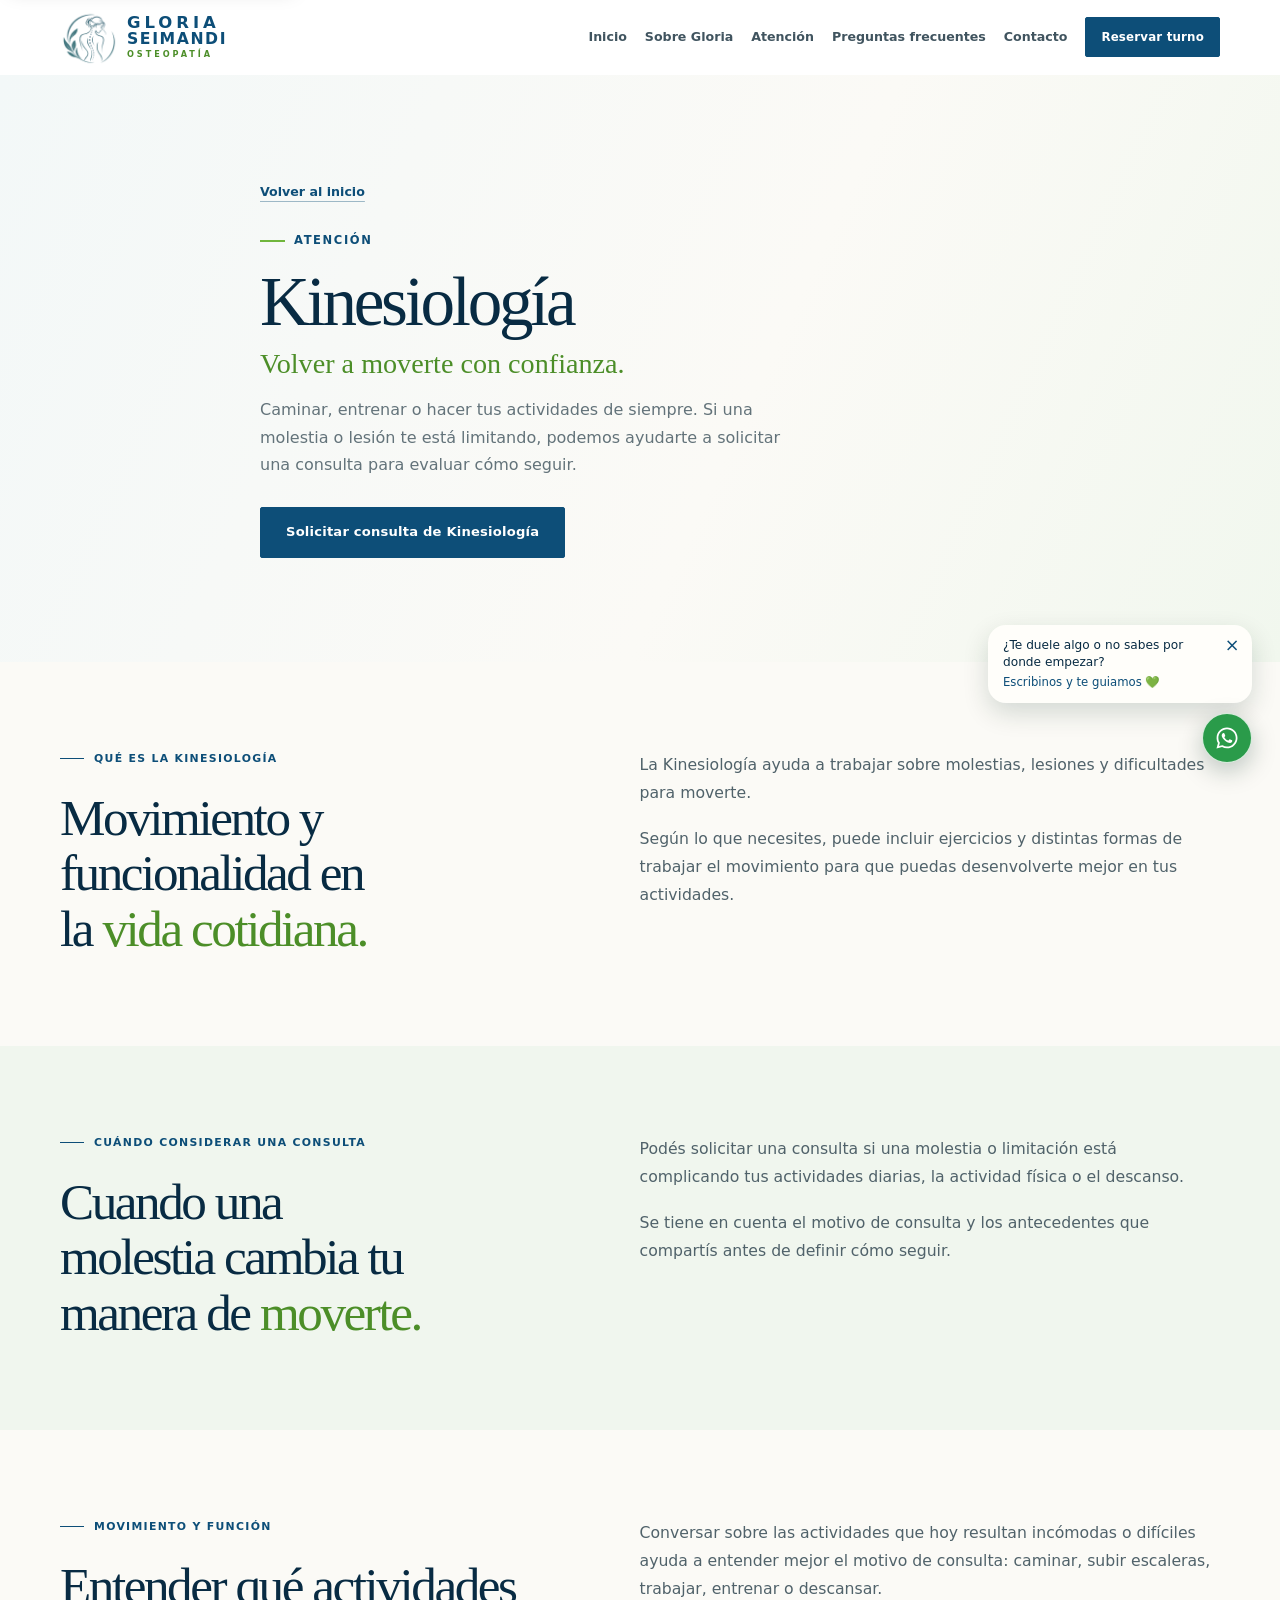
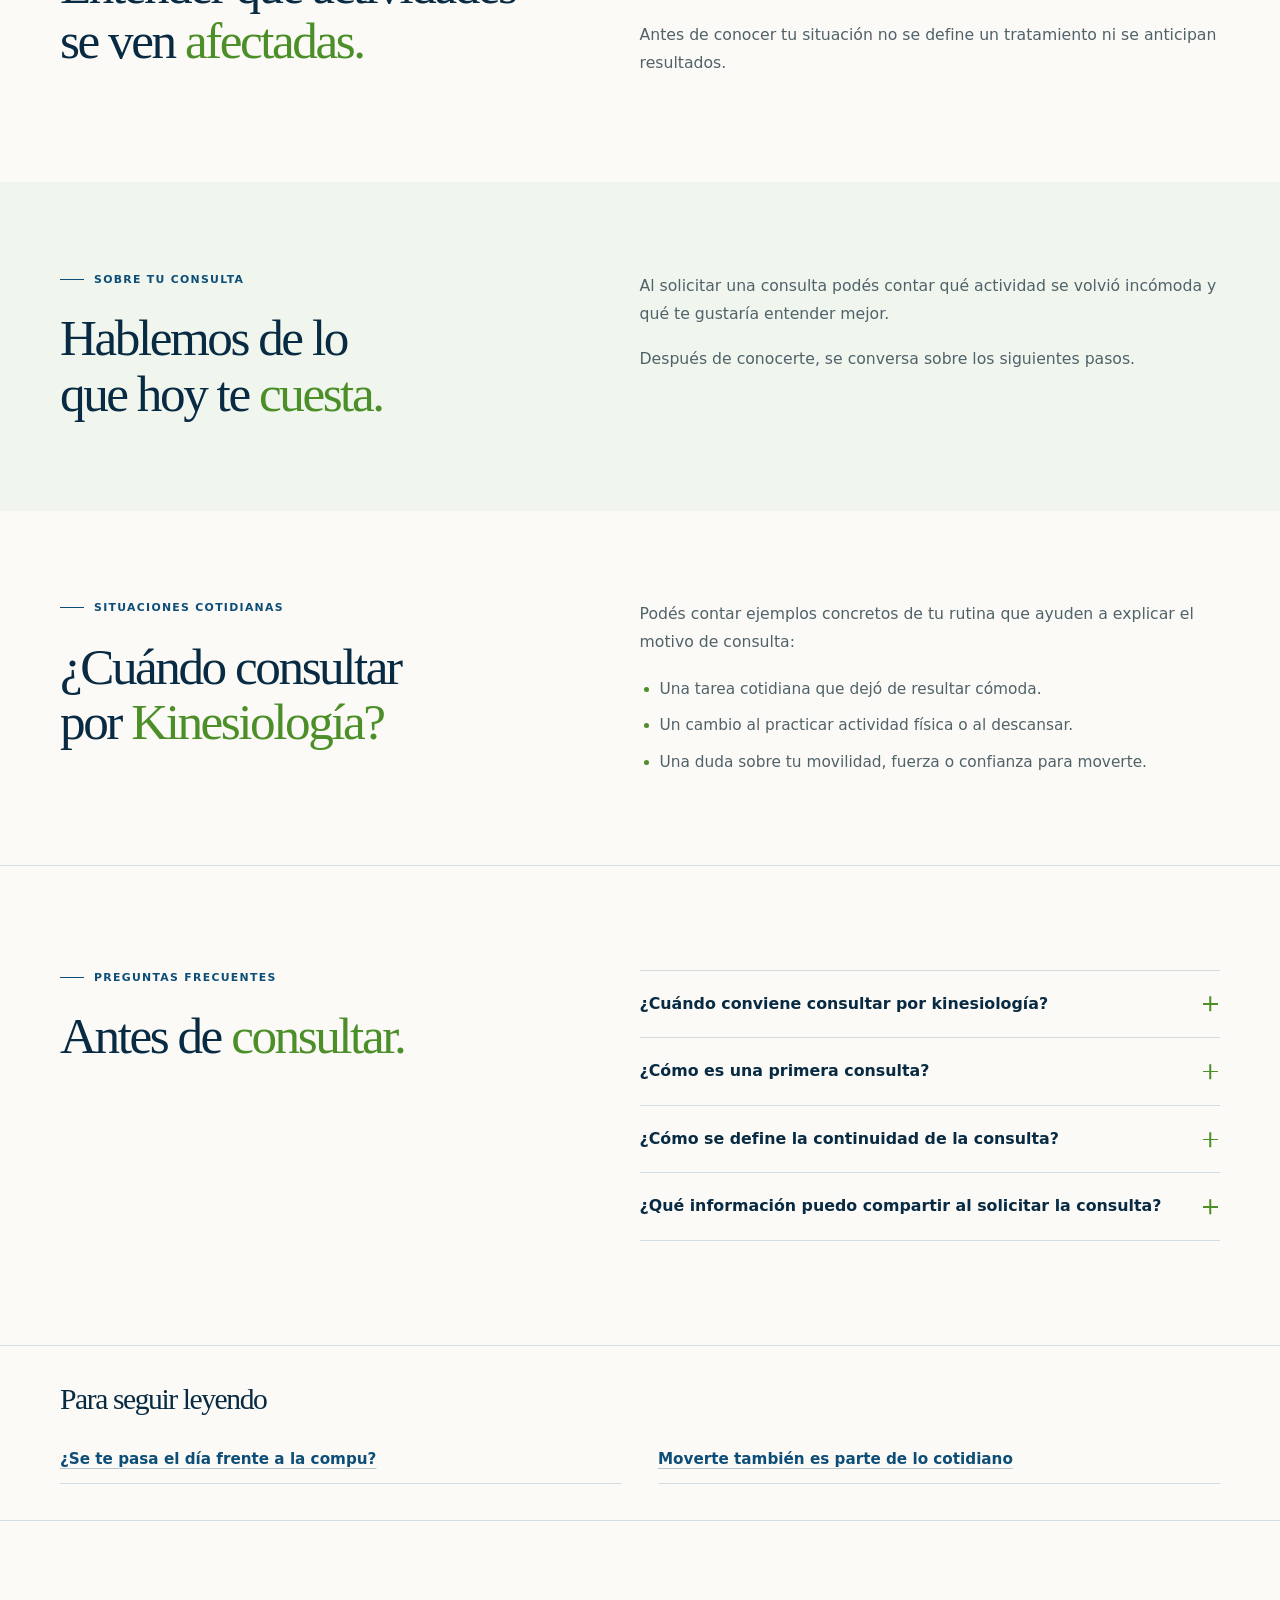
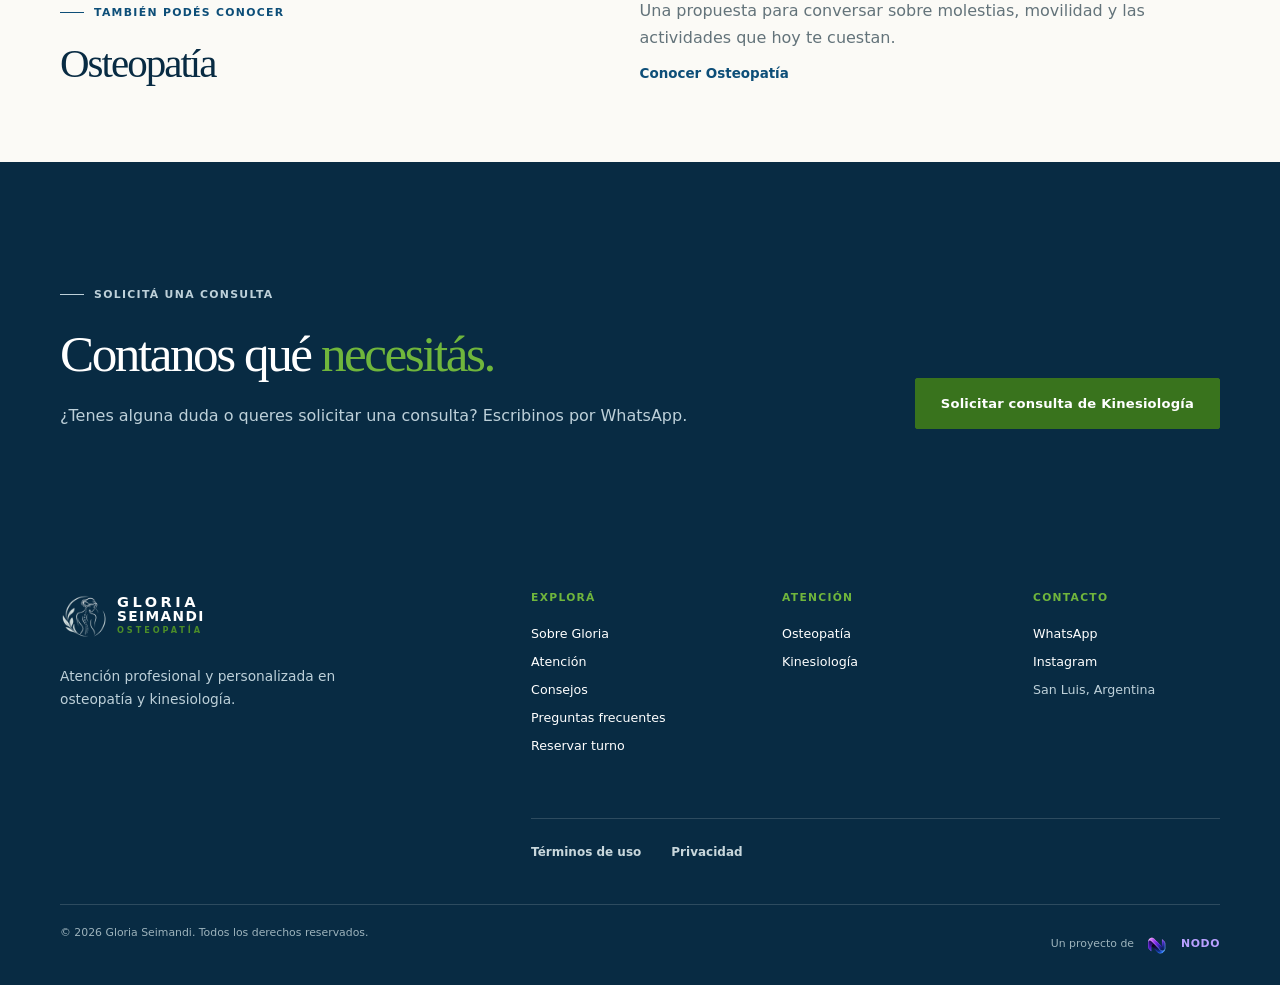
<file: kinesiologia/index.html>
<!doctype html>
<html lang="es">
  <head>
    <meta charset="UTF-8" />
    <meta name="viewport" content="width=device-width, initial-scale=1.0" />
    <meta name="theme-color" content="#0d4e78" />
    <meta name="description" content="Atención de Kinesiología en San Luis, Argentina, centrada en el movimiento y la funcionalidad. Consultá por WhatsApp." />
    <meta name="robots" content="noindex" />
    <meta property="og:locale" content="es_AR" />
    <meta property="og:site_name" content="Gloria Seimandi" />
    <meta property="og:title" content="Kinesiología en San Luis | Gloria Seimandi" />
    <meta property="og:description" content="Atención de Kinesiología en San Luis, Argentina, centrada en el movimiento y la funcionalidad. Consultá por WhatsApp." />
    <meta property="og:type" content="website" />
    <meta property="og:image" content="../assets/osteopatia-ejemplo-1280.jpg" />
    <meta property="og:image:type" content="image/jpeg" />
    <meta property="og:image:width" content="1280" />
    <meta property="og:image:height" content="714" />
    <meta property="og:image:alt" content="Sesión de terapia manual en un entorno clínico luminoso" />
    <meta name="twitter:card" content="summary_large_image" />
    <meta name="twitter:title" content="Kinesiología en San Luis | Gloria Seimandi" />
    <meta name="twitter:description" content="Atención de Kinesiología en San Luis, Argentina, centrada en el movimiento y la funcionalidad. Consultá por WhatsApp." />
    <meta name="twitter:image" content="../assets/osteopatia-ejemplo-1280.jpg" />
    <title>Kinesiología en San Luis | Gloria Seimandi</title>
    <link rel="icon" type="image/png" href="../assets/logo-osteopatia-96.png" />
    <link rel="stylesheet" href="../styles.css" />
    <link rel="stylesheet" href="../consejos.css" />
    <script type="application/ld+json">
      {
        "@context": "https://schema.org",
        "@type": "WebPage",
        "name": "Kinesiología en San Luis | Gloria Seimandi",
        "description": "Atención de Kinesiología en San Luis, Argentina, centrada en el movimiento y la funcionalidad. Consultá por WhatsApp.",
        "inLanguage": "es-AR",
        "about": {
          "@type": "Thing",
          "name": "Kinesiología"
        },
        "isPartOf": {
          "@type": "WebSite",
          "name": "Gloria Seimandi"
        }
      }
    </script>
  </head>
  <body class="service-page">
    <a class="skip-link" href="#contenido">Saltar al contenido principal</a>

    <header class="site-header" data-header>
      <div class="page-shell header-content">
        <a class="brand" href="../index.html#inicio" aria-label="Gloria Seimandi, inicio">
          <span class="brand-mark"><img src="../assets/logo-osteopatia-header-180.png" srcset="../assets/logo-osteopatia-header-120.png 120w, ../assets/logo-osteopatia-header-180.png 180w" sizes="58px" width="180" height="180" alt="Ilustración de osteopatía de Gloria Seimandi" /></span>
          <span class="brand-copy"><strong>Gloria</strong><span>Seimandi</span><small>Osteopatía</small></span>
        </a>

        <button class="menu-toggle" type="button" aria-controls="main-menu" aria-expanded="false">
          <span class="visually-hidden">Abrir menú</span>
          <span></span><span></span><span></span>
        </button>

        <nav id="main-menu" class="main-nav" aria-label="Navegación principal">
          <a href="../index.html#inicio">Inicio</a>
          <a href="../index.html#sobre-gloria">Sobre Gloria</a>
          <a href="../index.html#atencion">Atención</a>
          <a href="../index.html#preguntas">Preguntas frecuentes</a>
          <a href="../index.html#contacto">Contacto</a>
          <a class="button button-small nav-cta" href="../index.html#reservas">Reservar turno</a>
          <div class="menu-contact" aria-label="Canales de contacto">
            <p>Contacto</p>
            <div>
              <a href="https://wa.me/5492664921564?text=Hola%2C%20quisiera%20realizar%20una%20consulta." target="_blank" rel="noreferrer" aria-label="Escribir por WhatsApp"><svg aria-hidden="true" viewBox="0 0 448 512"><path d="M380.9 97.1C339 55.1 283.2 32 223.9 32c-122.4 0-222 99.6-222 222 0 39.1 10.2 77.3 29.6 111L0 480l117.7-30.9c32.4 17.7 68.9 27 106.1 27h.1c122.3 0 224.1-99.6 224.1-222 0-59.3-25.2-115-67.1-157zm-157 341.6c-33.2 0-65.7-8.9-94-25.7l-6.7-4-69.8 18.3L72 359.2l-4.4-7c-18.5-29.4-28.2-63.3-28.2-98.2 0-101.7 82.8-184.5 184.6-184.5 49.3 0 95.6 19.2 130.4 54.1 34.8 34.9 56.2 81.2 56.1 130.5 0 101.8-84.9 184.6-186.6 184.6zm101.4-138c-5.5-2.8-32.8-16.2-37.9-18-5.1-1.9-8.8-2.8-12.5 2.8s-14.3 18-17.6 21.8c-3.2 3.7-6.5 4.2-12 1.4-32.6-16.3-54-29.1-75.5-66-5.7-9.8 5.7-9.1 16.3-30.3 1.8-3.7.9-6.9-.5-9.7-1.4-2.8-12.5-30.1-17.1-41.2-4.5-10.8-9.1-9.3-12.5-9.5-3.2-.2-6.9-.2-10.6-.2-3.7 0-9.7 1.4-14.8 6.9-5.1 5.6-19.4 19-19.4 46.3s19.9 53.7 22.6 57.4c2.8 3.7 39.1 59.7 94.8 83.8 13.2 5.7 23.5 9.1 31.5 11.7 13.2 4.2 25.2 3.6 34.7 2.2 10.6-1.6 32.8-13.4 37.4-26.4 4.6-13 4.6-24.1 3.2-26.4-1.3-2.5-5-3.9-10.5-6.6z" /></svg><span>WhatsApp</span></a>
              <a href="https://www.instagram.com/gloria_seimandi_/" target="_blank" rel="noreferrer" aria-label="Abrir Instagram de Gloria Seimandi"><svg aria-hidden="true" viewBox="0 0 24 24"><path d="M7 2h10a5 5 0 0 1 5 5v10a5 5 0 0 1-5 5H7a5 5 0 0 1-5-5V7a5 5 0 0 1 5-5Zm0 2a3 3 0 0 0-3 3v10a3 3 0 0 0 3 3h10a3 3 0 0 0 3-3V7a3 3 0 0 0-3-3H7Zm5 3.5A4.5 4.5 0 1 1 7.5 12 4.5 4.5 0 0 1 12 7.5Zm0 2A2.5 2.5 0 1 0 14.5 12 2.5 2.5 0 0 0 12 9.5Zm5.25-3.75a1.25 1.25 0 1 1-1.25 1.25 1.25 1.25 0 0 1 1.25-1.25Z" /></svg><span>Instagram</span></a>
            </div>
          </div>
        </nav>
      </div>
    </header>
    <noscript>
      <style>.menu-toggle { display: none; }</style>
      <nav class="page-shell navigation-fallback" aria-label="Navegación sin JavaScript"><a href="../index.html#inicio">Inicio</a><a href="../index.html#sobre-gloria">Sobre Gloria</a><a href="../index.html#atencion">Atención</a><a href="../index.html#preguntas">Preguntas frecuentes</a><a href="../index.html#contacto">Contacto</a><a href="../index.html#reservas">Reservar turno</a><a href="../osteopatia/">Osteopatía</a><a href="../kinesiologia/">Kinesiología</a></nav>
    </noscript>

    <main id="contenido" class="service-page-main">
      <article>
        <section class="detail-hero section-space" aria-labelledby="service-title">
          <div class="page-shell detail-hero-layout">
            <div>
              <a class="back-link" href="../#inicio">Volver al inicio</a>
              <p class="eyebrow"><span></span> Atención</p>
              <h1 id="service-title">Kinesiología</h1>
              <p class="detail-tagline">Volver a moverte con confianza.</p>
              <p class="detail-intro">Caminar, entrenar o hacer tus actividades de siempre. Si una molestia o lesión te está limitando, podemos ayudarte a solicitar una consulta para evaluar cómo seguir.</p>
              <a class="button" href="../index.html?service=kinesiologia#reservas">Solicitar consulta de Kinesiología</a>
            </div>
          </div>
        </section>

        <section class="detail-content section-space" aria-labelledby="what-is-title">
          <div class="page-shell detail-layout">
            <div class="detail-heading">
              <div class="section-label"><p>Qué es la kinesiología</p></div>
              <h2 id="what-is-title">Movimiento y funcionalidad en la <em>vida cotidiana.</em></h2>
            </div>
            <div class="detail-copy">
              <p>La Kinesiología ayuda a trabajar sobre molestias, lesiones y dificultades para moverte.</p>
              <p>Según lo que necesites, puede incluir ejercicios y distintas formas de trabajar el movimiento para que puedas desenvolverte mejor en tus actividades.</p>
            </div>
          </div>
        </section>

        <section class="detail-content detail-content-alt section-space" aria-labelledby="reasons-title">
          <div class="page-shell detail-layout">
            <div class="detail-heading">
              <div class="section-label"><p>Cuándo considerar una consulta</p></div>
              <h2 id="reasons-title">Cuando una molestia cambia tu manera de <em>moverte.</em></h2>
            </div>
            <div class="detail-copy">
              <p>Podés solicitar una consulta si una molestia o limitación está complicando tus actividades diarias, la actividad física o el descanso.</p>
              <p>Se tiene en cuenta el motivo de consulta y los antecedentes que compartís antes de definir cómo seguir.</p>
            </div>
          </div>
        </section>

        <section class="detail-content section-space" aria-labelledby="movement-title">
          <div class="page-shell detail-layout">
            <div class="detail-heading">
              <div class="section-label"><p>Movimiento y función</p></div>
              <h2 id="movement-title">Entender qué actividades se ven <em>afectadas.</em></h2>
            </div>
            <div class="detail-copy">
              <p>Conversar sobre las actividades que hoy resultan incómodas o difíciles ayuda a entender mejor el motivo de consulta: caminar, subir escaleras, trabajar, entrenar o descansar.</p>
              <p>Antes de conocer tu situación no se define un tratamiento ni se anticipan resultados.</p>
            </div>
          </div>
        </section>

        <section class="detail-content detail-content-alt section-space" aria-labelledby="objectives-title">
          <div class="page-shell detail-layout">
            <div class="detail-heading">
              <div class="section-label"><p>Sobre tu consulta</p></div>
              <h2 id="objectives-title">Hablemos de lo que hoy te <em>cuesta.</em></h2>
            </div>
            <div class="detail-copy">
              <p>Al solicitar una consulta podés contar qué actividad se volvió incómoda y qué te gustaría entender mejor.</p>
              <p>Después de conocerte, se conversa sobre los siguientes pasos.</p>
            </div>
          </div>
        </section>

        <section class="detail-content section-space" aria-labelledby="daily-title">
          <div class="page-shell detail-layout">
            <div class="detail-heading">
              <div class="section-label"><p>Situaciones cotidianas</p></div>
              <h2 id="daily-title">¿Cuándo consultar por <em>Kinesiología?</em></h2>
            </div>
            <div class="detail-copy">
              <p>Podés contar ejemplos concretos de tu rutina que ayuden a explicar el motivo de consulta:</p>
              <ul class="detail-situations">
                <li>Una tarea cotidiana que dejó de resultar cómoda.</li>
                <li>Un cambio al practicar actividad física o al descansar.</li>
                <li>Una duda sobre tu movilidad, fuerza o confianza para moverte.</li>
              </ul>
            </div>
          </div>
        </section>

        <section class="detail-faq section-space" aria-labelledby="kinesiologia-faq-title">
          <div class="page-shell detail-faq-layout">
            <div class="detail-heading">
              <div class="section-label"><p>Preguntas frecuentes</p></div>
              <h2 id="kinesiologia-faq-title">Antes de <em>consultar.</em></h2>
            </div>
            <div class="faq-list detail-faq-list">
              <details>
                <summary>¿Cuándo conviene consultar por kinesiología?<span aria-hidden="true"></span></summary>
                <p>Podés consultar si algo cambió en tu forma de moverte o si una actividad cotidiana, física o de descanso se volvió incómoda.</p>
              </details>
              <details>
                <summary>¿Cómo es una primera consulta?<span aria-hidden="true"></span></summary>
                <p>Se conversa sobre lo que te trae y la información que considerás importante. La forma de atención se define luego de conocer tu situación.</p>
              </details>
              <details>
                <summary>¿Cómo se define la continuidad de la consulta?<span aria-hidden="true"></span></summary>
                <p>Luego de conocerte, se conversa sobre si conviene continuar y cómo organizarlo. No hay una frecuencia ni un resultado que pueda anticiparse sin conocer tu situación.</p>
              </details>
              <details>
                <summary>¿Qué información puedo compartir al solicitar la consulta?<span aria-hidden="true"></span></summary>
                <p>Podés contar brevemente qué te está pasando o qué actividad hoy te resulta incómoda. Si tenés dudas, podés plantearlas por WhatsApp.</p>
              </details>
            </div>
          </div>
        </section>

        <section class="advice-related" aria-labelledby="advice-related-title">
          <div class="page-shell">
            <h2 id="advice-related-title">Para seguir leyendo</h2>
            <ul class="advice-related-list">
              <li><a href="../consejos/pausas-trabajo-sentado/">¿Se te pasa el día frente a la compu?</a></li>
              <li><a href="../consejos/movimiento-cotidiano/">Moverte también es parte de lo cotidiano</a></li>
            </ul>
          </div>
        </section>

        <section class="service-cross-nav" aria-labelledby="other-service-title">
          <div class="page-shell service-cross-nav-layout">
            <div>
              <div class="section-label"><p>También podés conocer</p></div>
              <h2 id="other-service-title">Osteopatía</h2>
            </div>
            <div>
              <p>Una propuesta para conversar sobre molestias, movilidad y las actividades que hoy te cuestan.</p>
              <a class="text-link" href="../osteopatia/">Conocer Osteopatía</a>
            </div>
          </div>
        </section>

        <section class="detail-cta section-space" aria-labelledby="availability-title">
          <div class="page-shell detail-cta-layout">
            <div>
              <div class="section-label"><p>Solicitá una consulta</p></div>
              <h2 id="availability-title">Contanos qué <em>necesitás.</em></h2>
              <p>¿Tenes alguna duda o queres solicitar una consulta? Escribinos por WhatsApp.</p>
            </div>
            <a class="button button-green" href="../index.html?service=kinesiologia#reservas">Solicitar consulta de Kinesiología</a>
          </div>
        </section>
      </article>
    </main>

    <footer class="site-footer">
      <div class="page-shell footer-grid">
        <div class="footer-intro">
          <a class="brand footer-brand" href="../index.html#inicio" aria-label="Volver al inicio de Gloria Seimandi"><span class="brand-mark"><img src="../assets/logo-osteopatia-suave-180.png" srcset="../assets/logo-osteopatia-suave-120.png 120w, ../assets/logo-osteopatia-suave-180.png 180w" sizes="58px" width="180" height="180" alt="Ilustración de osteopatía de Gloria Seimandi" /></span><span class="brand-copy"><strong>Gloria</strong><span>Seimandi</span><small>Osteopatía</small></span></a>
          <p>Atención profesional y personalizada en osteopatía y kinesiología.</p>
        </div>
        <nav class="footer-column" aria-label="Explorá"><p class="footer-title">Explorá</p><a href="../index.html#sobre-gloria">Sobre Gloria</a><a href="../index.html#atencion">Atención</a><a href="../consejos/">Consejos</a><a href="../index.html#preguntas">Preguntas frecuentes</a><a href="../index.html#reservas">Reservar turno</a></nav>
        <nav class="footer-column" aria-label="Áreas de atención"><p class="footer-title">Atención</p><a href="../osteopatia/">Osteopatía</a><a href="../kinesiologia/">Kinesiología</a></nav>
        <address class="footer-column footer-contact"><p class="footer-title">Contacto</p><a href="https://wa.me/5492664921564?text=Hola%2C%20quisiera%20realizar%20una%20consulta." target="_blank" rel="noreferrer">WhatsApp</a><a href="https://www.instagram.com/gloria_seimandi_/" target="_blank" rel="noreferrer">Instagram</a><span>San Luis, Argentina</span></address>
        <nav class="footer-legal" aria-label="Información legal"><a href="../terminos.html">Términos de uso</a><a href="../privacidad.html">Privacidad</a></nav>
      </div>
      <div class="page-shell footer-bottom"><span>© <span data-year></span> Gloria Seimandi. Todos los derechos reservados.</span><span class="nodo-credit">Un proyecto de <a href="https://nododigital.com.ar/" target="_blank" rel="noreferrer" aria-label="NODO Digital"><img class="nodo-credit-mark" src="../assets/nodo-transparente-96.png" srcset="../assets/nodo-transparente-64.png 64w, ../assets/nodo-transparente-96.png 96w" sizes="38px" width="96" height="96" alt="" /><span>NODO</span></a></span></div>
    </footer>

    <div class="whatsapp-contact" data-whatsapp-contact data-whatsapp-page="kinesiologia">
      <aside class="whatsapp-assist" data-whatsapp-assist aria-label="Mensaje de ayuda para contactar por WhatsApp">
        <button class="whatsapp-assist-close" type="button" data-whatsapp-assist-close aria-label="Cerrar mensaje de ayuda"><span aria-hidden="true">×</span></button>
        <a href="https://wa.me/5492664921564?text=Hola%2C%20quisiera%20orientaci%C3%B3n%20para%20una%20consulta." target="_blank" rel="noreferrer" aria-label="Escribir por WhatsApp para solicitar orientación">
          <span>¿Te duele algo o no sabes por donde empezar?</span>
          <strong>Escribinos y te guiamos 💚</strong>
        </a>
      </aside>
      <a class="whatsapp-float" href="https://wa.me/5492664921564?text=Hola%20Gloria%2C%20%C2%BFc%C3%B3mo%20est%C3%A1s%3F%20Quer%C3%ADa%20consultarte%20por%20un%20turno." target="_blank" rel="noreferrer" aria-label="Escribir a Gloria por WhatsApp">
        <svg aria-hidden="true" viewBox="0 0 448 512"><path d="M380.9 97.1C339 55.1 283.2 32 223.9 32c-122.4 0-222 99.6-222 222 0 39.1 10.2 77.3 29.6 111L0 480l117.7-30.9c32.4 17.7 68.9 27 106.1 27h.1c122.3 0 224.1-99.6 224.1-222 0-59.3-25.2-115-67.1-157zm-157 341.6c-33.2 0-65.7-8.9-94-25.7l-6.7-4-69.8 18.3L72 359.2l-4.4-7c-18.5-29.4-28.2-63.3-28.2-98.2 0-101.7 82.8-184.5 184.6-184.5 49.3 0 95.6 19.2 130.4 54.1 34.8 34.9 56.2 81.2 56.1 130.5 0 101.8-84.9 184.6-186.6 184.6zm101.4-138c-5.5-2.8-32.8-16.2-37.9-18-5.1-1.9-8.8-2.8-12.5 2.8s-14.3 18-17.6 21.8c-3.2 3.7-6.5 4.2-12 1.4-32.6-16.3-54-29.1-75.5-66-5.7-9.8 5.7-9.1 16.3-30.3 1.8-3.7.9-6.9-.5-9.7-1.4-2.8-12.5-30.1-17.1-41.2-4.5-10.8-9.1-9.3-12.5-9.5-3.2-.2-6.9-.2-10.6-.2-3.7 0-9.7 1.4-14.8 6.9-5.1 5.6-19.4 19-19.4 46.3s19.9 53.7 22.6 57.4c2.8 3.7 39.1 59.7 94.8 83.8 13.2 5.7 23.5 9.1 31.5 11.7 13.2 4.2 25.2 3.6 34.7 2.2 10.6-1.6 32.8-13.4 37.4-26.4 4.6-13 4.6-24.1 3.2-26.4-1.3-2.5-5-3.9-10.5-6.6z" /></svg>
        <span>WhatsApp</span>
      </a>
    </div>

    <script src="../script.js"></script>
  </body>
</html>
</file>
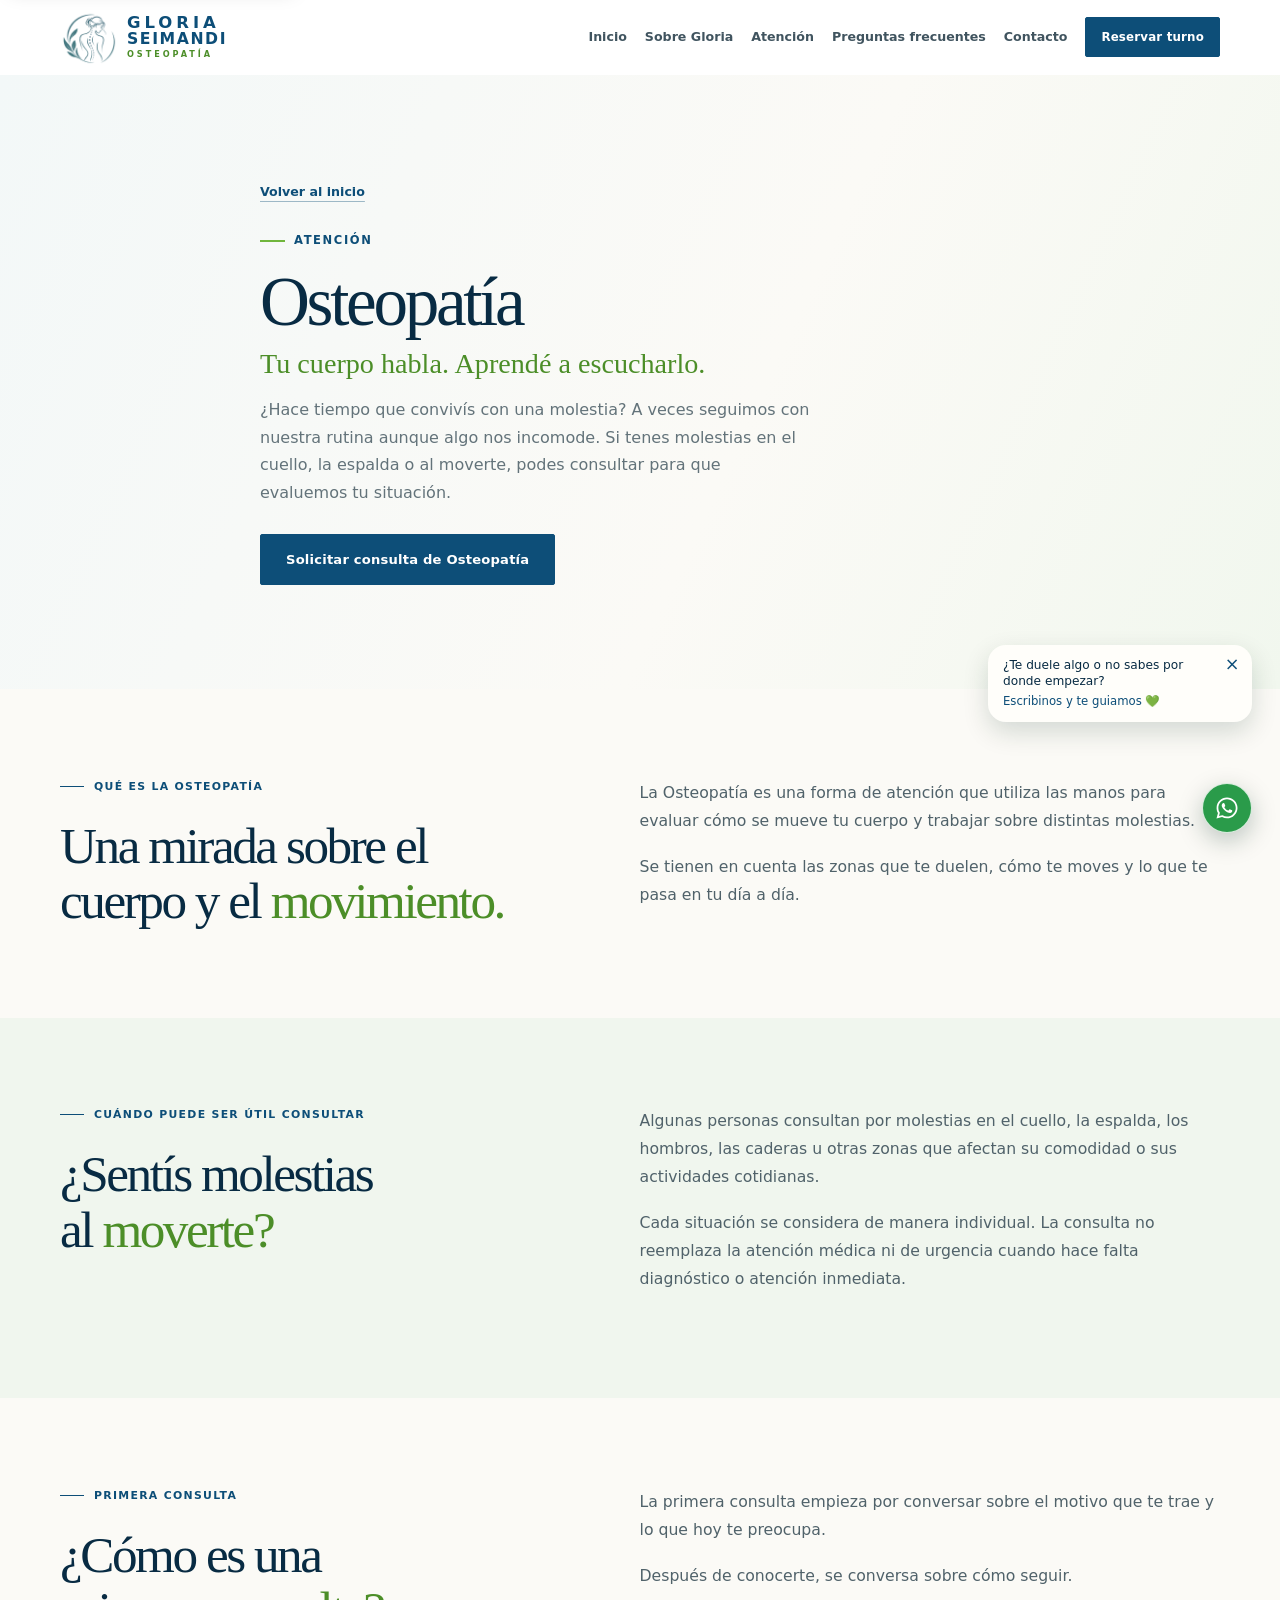
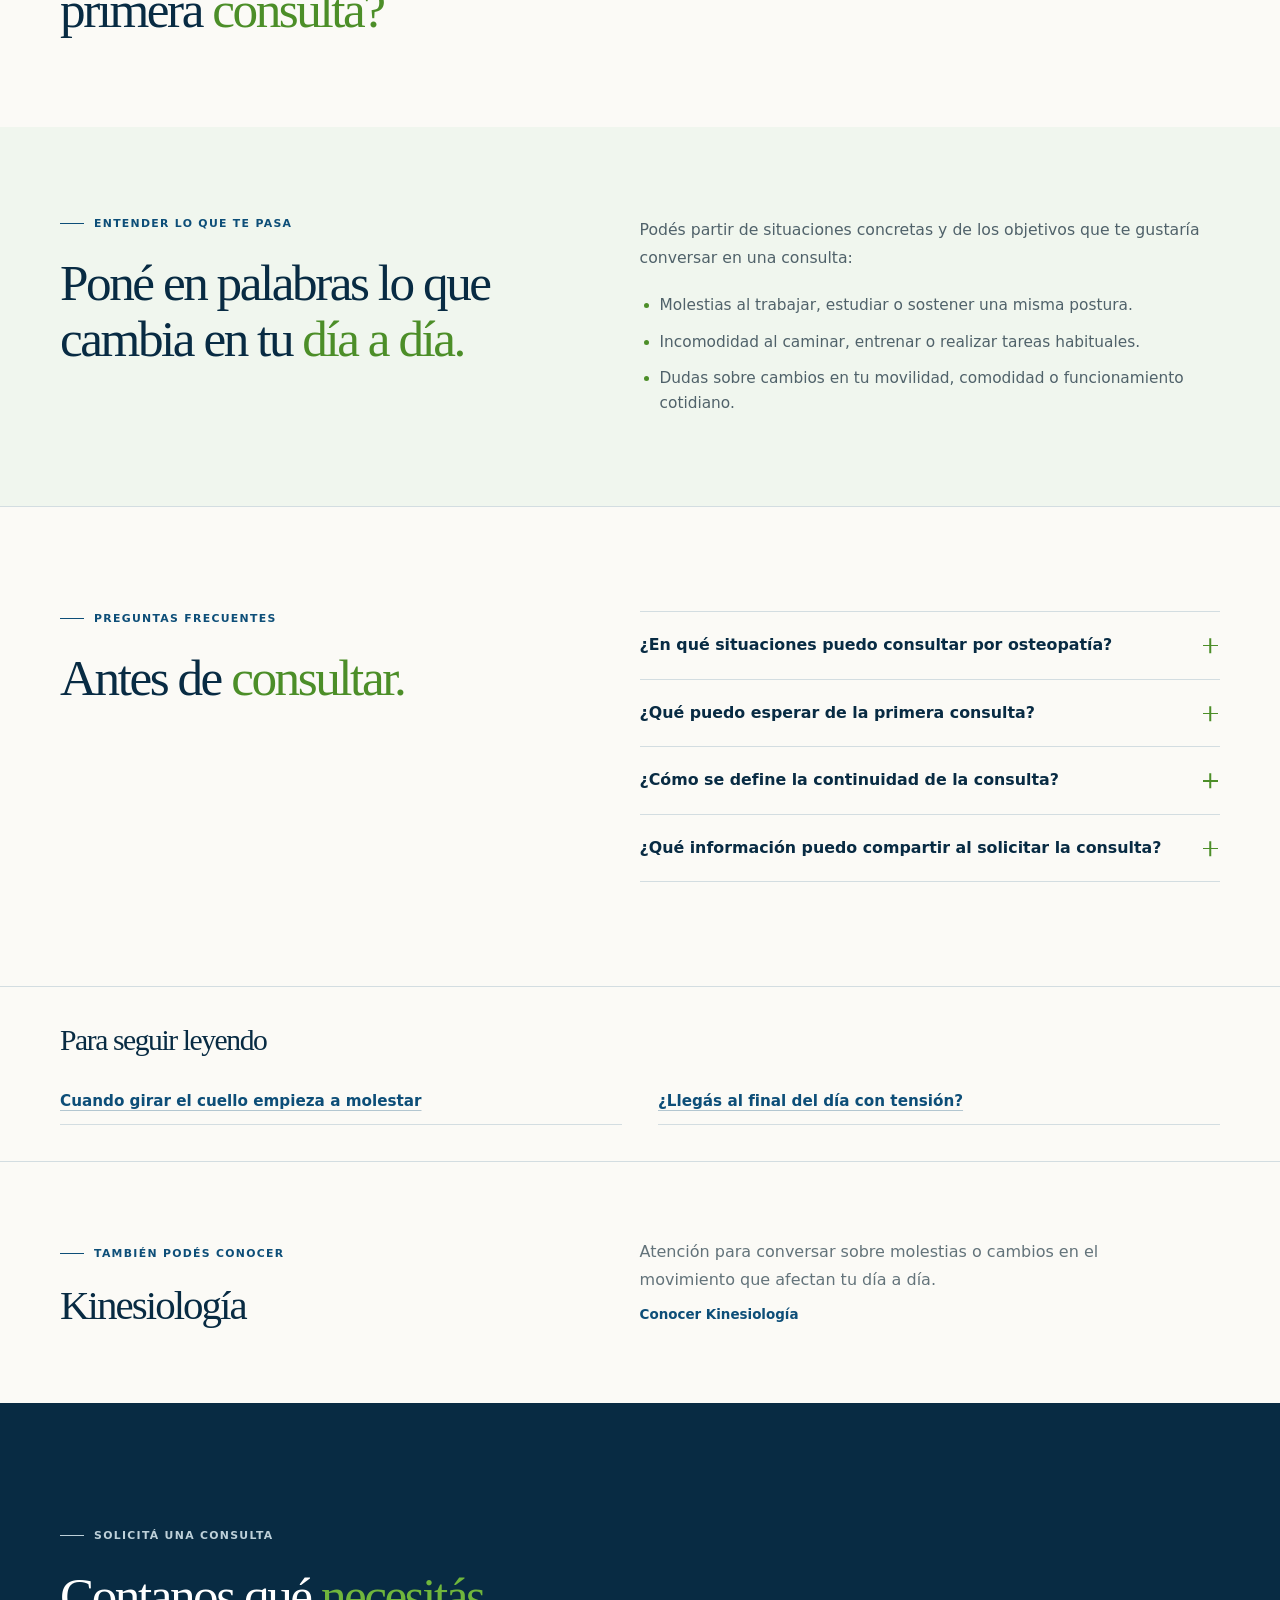
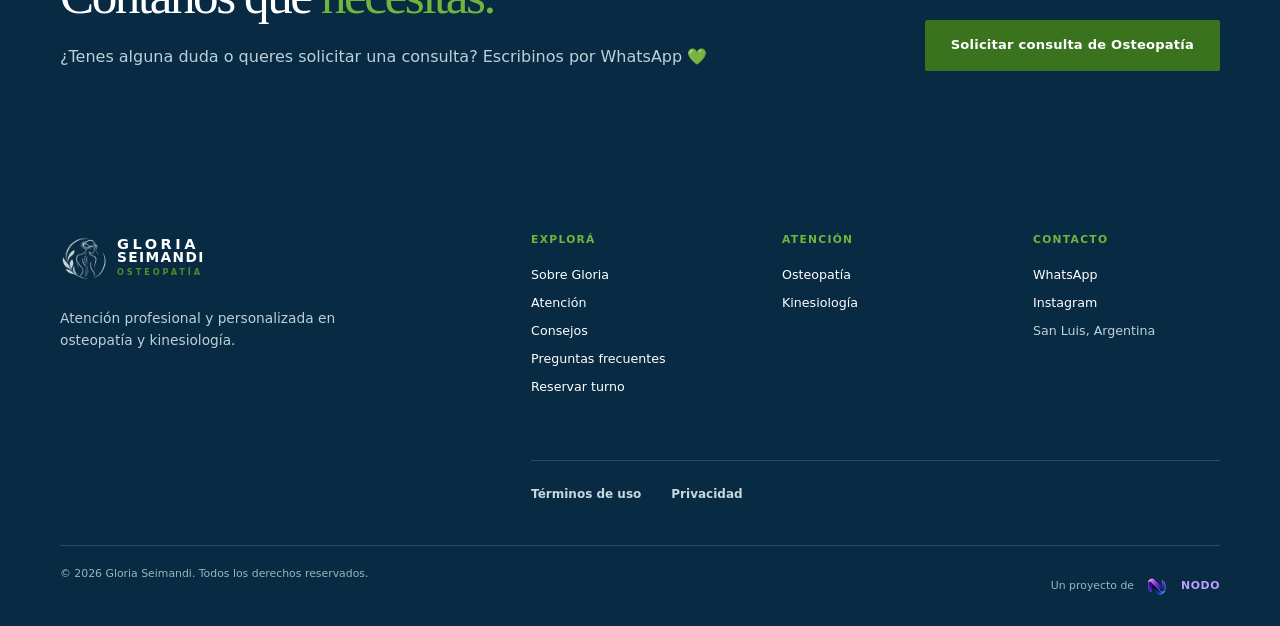
<file: osteopatia/index.html>
<!doctype html>
<html lang="es">
  <head>
    <meta charset="UTF-8" />
    <meta name="viewport" content="width=device-width, initial-scale=1.0" />
    <meta name="theme-color" content="#0d4e78" />
    <meta name="description" content="Conocé la propuesta de Osteopatía de Gloria Seimandi en San Luis, Argentina. Consultá por WhatsApp para coordinar tu turno." />
    <meta name="robots" content="noindex" />
    <meta property="og:locale" content="es_AR" />
    <meta property="og:site_name" content="Gloria Seimandi" />
    <meta property="og:title" content="Osteopatía en San Luis | Gloria Seimandi" />
    <meta property="og:description" content="Conocé la propuesta de Osteopatía de Gloria Seimandi en San Luis, Argentina. Consultá por WhatsApp para coordinar tu turno." />
    <meta property="og:type" content="website" />
    <meta property="og:image" content="../assets/osteopatia-ejemplo-1280.jpg" />
    <meta property="og:image:type" content="image/jpeg" />
    <meta property="og:image:width" content="1280" />
    <meta property="og:image:height" content="714" />
    <meta property="og:image:alt" content="Sesión de terapia manual en un entorno clínico luminoso" />
    <meta name="twitter:card" content="summary_large_image" />
    <meta name="twitter:title" content="Osteopatía en San Luis | Gloria Seimandi" />
    <meta name="twitter:description" content="Conocé la propuesta de Osteopatía de Gloria Seimandi en San Luis, Argentina. Consultá por WhatsApp para coordinar tu turno." />
    <meta name="twitter:image" content="../assets/osteopatia-ejemplo-1280.jpg" />
    <title>Osteopatía en San Luis | Gloria Seimandi</title>
    <link rel="icon" type="image/png" href="../assets/logo-osteopatia-96.png" />
    <link rel="stylesheet" href="../styles.css" />
    <link rel="stylesheet" href="../consejos.css" />
    <script type="application/ld+json">
      {
        "@context": "https://schema.org",
        "@type": "WebPage",
        "name": "Osteopatía en San Luis | Gloria Seimandi",
        "description": "Conocé la propuesta de Osteopatía de Gloria Seimandi en San Luis, Argentina. Consultá por WhatsApp para coordinar tu turno.",
        "inLanguage": "es-AR",
        "about": {
          "@type": "Thing",
          "name": "Osteopatía"
        },
        "isPartOf": {
          "@type": "WebSite",
          "name": "Gloria Seimandi"
        }
      }
    </script>
  </head>
  <body class="service-page">
    <a class="skip-link" href="#contenido">Saltar al contenido principal</a>

    <header class="site-header" data-header>
      <div class="page-shell header-content">
        <a class="brand" href="../index.html#inicio" aria-label="Gloria Seimandi, inicio">
          <span class="brand-mark"><img src="../assets/logo-osteopatia-header-180.png" srcset="../assets/logo-osteopatia-header-120.png 120w, ../assets/logo-osteopatia-header-180.png 180w" sizes="58px" width="180" height="180" alt="Ilustración de osteopatía de Gloria Seimandi" /></span>
          <span class="brand-copy"><strong>Gloria</strong><span>Seimandi</span><small>Osteopatía</small></span>
        </a>

        <button class="menu-toggle" type="button" aria-controls="main-menu" aria-expanded="false">
          <span class="visually-hidden">Abrir menú</span>
          <span></span><span></span><span></span>
        </button>

        <nav id="main-menu" class="main-nav" aria-label="Navegación principal">
          <a href="../index.html#inicio">Inicio</a>
          <a href="../index.html#sobre-gloria">Sobre Gloria</a>
          <a href="../index.html#atencion">Atención</a>
          <a href="../index.html#preguntas">Preguntas frecuentes</a>
          <a href="../index.html#contacto">Contacto</a>
          <a class="button button-small nav-cta" href="../index.html#reservas">Reservar turno</a>
          <div class="menu-contact" aria-label="Canales de contacto">
            <p>Contacto</p>
            <div>
              <a href="https://wa.me/5492664921564?text=Hola%2C%20quisiera%20realizar%20una%20consulta." target="_blank" rel="noreferrer" aria-label="Escribir por WhatsApp"><svg aria-hidden="true" viewBox="0 0 448 512"><path d="M380.9 97.1C339 55.1 283.2 32 223.9 32c-122.4 0-222 99.6-222 222 0 39.1 10.2 77.3 29.6 111L0 480l117.7-30.9c32.4 17.7 68.9 27 106.1 27h.1c122.3 0 224.1-99.6 224.1-222 0-59.3-25.2-115-67.1-157zm-157 341.6c-33.2 0-65.7-8.9-94-25.7l-6.7-4-69.8 18.3L72 359.2l-4.4-7c-18.5-29.4-28.2-63.3-28.2-98.2 0-101.7 82.8-184.5 184.6-184.5 49.3 0 95.6 19.2 130.4 54.1 34.8 34.9 56.2 81.2 56.1 130.5 0 101.8-84.9 184.6-186.6 184.6zm101.4-138c-5.5-2.8-32.8-16.2-37.9-18-5.1-1.9-8.8-2.8-12.5 2.8s-14.3 18-17.6 21.8c-3.2 3.7-6.5 4.2-12 1.4-32.6-16.3-54-29.1-75.5-66-5.7-9.8 5.7-9.1 16.3-30.3 1.8-3.7.9-6.9-.5-9.7-1.4-2.8-12.5-30.1-17.1-41.2-4.5-10.8-9.1-9.3-12.5-9.5-3.2-.2-6.9-.2-10.6-.2-3.7 0-9.7 1.4-14.8 6.9-5.1 5.6-19.4 19-19.4 46.3s19.9 53.7 22.6 57.4c2.8 3.7 39.1 59.7 94.8 83.8 13.2 5.7 23.5 9.1 31.5 11.7 13.2 4.2 25.2 3.6 34.7 2.2 10.6-1.6 32.8-13.4 37.4-26.4 4.6-13 4.6-24.1 3.2-26.4-1.3-2.5-5-3.9-10.5-6.6z" /></svg><span>WhatsApp</span></a>
              <a href="https://www.instagram.com/gloria_seimandi_/" target="_blank" rel="noreferrer" aria-label="Abrir Instagram de Gloria Seimandi"><svg aria-hidden="true" viewBox="0 0 24 24"><path d="M7 2h10a5 5 0 0 1 5 5v10a5 5 0 0 1-5 5H7a5 5 0 0 1-5-5V7a5 5 0 0 1 5-5Zm0 2a3 3 0 0 0-3 3v10a3 3 0 0 0 3 3h10a3 3 0 0 0 3-3V7a3 3 0 0 0-3-3H7Zm5 3.5A4.5 4.5 0 1 1 7.5 12 4.5 4.5 0 0 1 12 7.5Zm0 2A2.5 2.5 0 1 0 14.5 12 2.5 2.5 0 0 0 12 9.5Zm5.25-3.75a1.25 1.25 0 1 1-1.25 1.25 1.25 1.25 0 0 1 1.25-1.25Z" /></svg><span>Instagram</span></a>
            </div>
          </div>
        </nav>
      </div>
    </header>
    <noscript>
      <style>.menu-toggle { display: none; }</style>
      <nav class="page-shell navigation-fallback" aria-label="Navegación sin JavaScript"><a href="../index.html#inicio">Inicio</a><a href="../index.html#sobre-gloria">Sobre Gloria</a><a href="../index.html#atencion">Atención</a><a href="../index.html#preguntas">Preguntas frecuentes</a><a href="../index.html#contacto">Contacto</a><a href="../index.html#reservas">Reservar turno</a><a href="../osteopatia/">Osteopatía</a><a href="../kinesiologia/">Kinesiología</a></nav>
    </noscript>

    <main id="contenido" class="service-page-main">
      <article>
        <section class="detail-hero section-space" aria-labelledby="service-title">
          <div class="page-shell detail-hero-layout">
            <div>
              <a class="back-link" href="../#inicio">Volver al inicio</a>
              <p class="eyebrow"><span></span> Atención</p>
              <h1 id="service-title">Osteopatía</h1>
              <p class="detail-tagline">Tu cuerpo habla. Aprendé a escucharlo.</p>
              <p class="detail-intro">¿Hace tiempo que convivís con una molestia? A veces seguimos con nuestra rutina aunque algo nos incomode. Si tenes molestias en el cuello, la espalda o al moverte, podes consultar para que evaluemos tu situación.</p>
              <a class="button" href="../index.html?service=osteopatia#reservas">Solicitar consulta de Osteopatía</a>
            </div>
          </div>
        </section>

        <section class="detail-content section-space" aria-labelledby="what-is-title">
          <div class="page-shell detail-layout">
            <div class="detail-heading">
              <div class="section-label"><p>Qué es la osteopatía</p></div>
              <h2 id="what-is-title">Una mirada sobre el cuerpo y el <em>movimiento.</em></h2>
            </div>
            <div class="detail-copy">
              <p>La Osteopatía es una forma de atención que utiliza las manos para evaluar cómo se mueve tu cuerpo y trabajar sobre distintas molestias.</p>
              <p>Se tienen en cuenta las zonas que te duelen, cómo te moves y lo que te pasa en tu día a día.</p>
            </div>
          </div>
        </section>

        <section class="detail-content detail-content-alt section-space" aria-labelledby="reasons-title">
          <div class="page-shell detail-layout">
            <div class="detail-heading">
              <div class="section-label"><p>Cuándo puede ser útil consultar</p></div>
              <h2 id="reasons-title">¿Sentís molestias al <em>moverte?</em></h2>
            </div>
            <div class="detail-copy">
              <p>Algunas personas consultan por molestias en el cuello, la espalda, los hombros, las caderas u otras zonas que afectan su comodidad o sus actividades cotidianas.</p>
              <p>Cada situación se considera de manera individual. La consulta no reemplaza la atención médica ni de urgencia cuando hace falta diagnóstico o atención inmediata.</p>
            </div>
          </div>
        </section>

        <section class="detail-content section-space" aria-labelledby="evaluation-title">
          <div class="page-shell detail-layout">
            <div class="detail-heading">
              <div class="section-label"><p>Primera consulta</p></div>
              <h2 id="evaluation-title">¿Cómo es una primera <em>consulta?</em></h2>
            </div>
            <div class="detail-copy">
              <p>La primera consulta empieza por conversar sobre el motivo que te trae y lo que hoy te preocupa.</p>
              <p>Después de conocerte, se conversa sobre cómo seguir.</p>
            </div>
          </div>
        </section>

        <section class="detail-content detail-content-alt section-space" aria-labelledby="understanding-title">
          <div class="page-shell detail-layout">
            <div class="detail-heading">
              <div class="section-label"><p>Entender lo que te pasa</p></div>
              <h2 id="understanding-title">Poné en palabras lo que cambia en tu <em>día a día.</em></h2>
            </div>
            <div class="detail-copy">
              <p>Podés partir de situaciones concretas y de los objetivos que te gustaría conversar en una consulta:</p>
              <ul class="detail-situations">
                <li>Molestias al trabajar, estudiar o sostener una misma postura.</li>
                <li>Incomodidad al caminar, entrenar o realizar tareas habituales.</li>
                <li>Dudas sobre cambios en tu movilidad, comodidad o funcionamiento cotidiano.</li>
              </ul>
            </div>
          </div>
        </section>

        <section class="detail-faq section-space" aria-labelledby="osteopatia-faq-title">
          <div class="page-shell detail-faq-layout">
            <div class="detail-heading">
              <div class="section-label"><p>Preguntas frecuentes</p></div>
              <h2 id="osteopatia-faq-title">Antes de <em>consultar.</em></h2>
            </div>
            <div class="faq-list detail-faq-list">
              <details>
                <summary>¿En qué situaciones puedo consultar por osteopatía?<span aria-hidden="true"></span></summary>
                <p>Podés consultar si una molestia, rigidez o cambio en cómo te movés afecta tus actividades. La atención se considera según cada situación y no reemplaza una consulta médica o de urgencia cuando corresponde.</p>
              </details>
              <details>
                <summary>¿Qué puedo esperar de la primera consulta?<span aria-hidden="true"></span></summary>
                <p>Se conversa sobre el motivo de consulta y la información que considerás importante. La forma de atención se define luego de conocer tu situación.</p>
              </details>
              <details>
                <summary>¿Cómo se define la continuidad de la consulta?<span aria-hidden="true"></span></summary>
                <p>Luego de conocerte, se conversa sobre si conviene continuar y cómo organizarlo. No hay una frecuencia ni un resultado que pueda anticiparse sin conocer tu situación.</p>
              </details>
              <details>
                <summary>¿Qué información puedo compartir al solicitar la consulta?<span aria-hidden="true"></span></summary>
                <p>Podés contar brevemente qué te está pasando o qué actividad hoy te resulta incómoda. Si tenés dudas, podés plantearlas por WhatsApp.</p>
              </details>
            </div>
          </div>
        </section>

        <section class="advice-related" aria-labelledby="advice-related-title">
          <div class="page-shell">
            <h2 id="advice-related-title">Para seguir leyendo</h2>
            <ul class="advice-related-list">
              <li><a href="../consejos/molestias-cuello/">Cuando girar el cuello empieza a molestar</a></li>
              <li><a href="../consejos/tension-final-del-dia/">¿Llegás al final del día con tensión?</a></li>
            </ul>
          </div>
        </section>

        <section class="service-cross-nav" aria-labelledby="other-service-title">
          <div class="page-shell service-cross-nav-layout">
            <div>
              <div class="section-label"><p>También podés conocer</p></div>
              <h2 id="other-service-title">Kinesiología</h2>
            </div>
            <div>
              <p>Atención para conversar sobre molestias o cambios en el movimiento que afectan tu día a día.</p>
              <a class="text-link" href="../kinesiologia/">Conocer Kinesiología</a>
            </div>
          </div>
        </section>

        <section class="detail-cta section-space" aria-labelledby="first-visit-title">
          <div class="page-shell detail-cta-layout">
            <div>
              <div class="section-label"><p>Solicitá una consulta</p></div>
              <h2 id="first-visit-title">Contanos qué <em>necesitás.</em></h2>
              <p>¿Tenes alguna duda o queres solicitar una consulta? Escribinos por WhatsApp 💚</p>
            </div>
            <a class="button button-green" href="../index.html?service=osteopatia#reservas">Solicitar consulta de Osteopatía</a>
          </div>
        </section>
      </article>
    </main>

    <footer class="site-footer">
      <div class="page-shell footer-grid">
        <div class="footer-intro">
          <a class="brand footer-brand" href="../index.html#inicio" aria-label="Volver al inicio de Gloria Seimandi"><span class="brand-mark"><img src="../assets/logo-osteopatia-suave-180.png" srcset="../assets/logo-osteopatia-suave-120.png 120w, ../assets/logo-osteopatia-suave-180.png 180w" sizes="58px" width="180" height="180" alt="Ilustración de osteopatía de Gloria Seimandi" /></span><span class="brand-copy"><strong>Gloria</strong><span>Seimandi</span><small>Osteopatía</small></span></a>
          <p>Atención profesional y personalizada en osteopatía y kinesiología.</p>
        </div>
        <nav class="footer-column" aria-label="Explorá"><p class="footer-title">Explorá</p><a href="../index.html#sobre-gloria">Sobre Gloria</a><a href="../index.html#atencion">Atención</a><a href="../consejos/">Consejos</a><a href="../index.html#preguntas">Preguntas frecuentes</a><a href="../index.html#reservas">Reservar turno</a></nav>
        <nav class="footer-column" aria-label="Áreas de atención"><p class="footer-title">Atención</p><a href="../osteopatia/">Osteopatía</a><a href="../kinesiologia/">Kinesiología</a></nav>
        <address class="footer-column footer-contact"><p class="footer-title">Contacto</p><a href="https://wa.me/5492664921564?text=Hola%2C%20quisiera%20realizar%20una%20consulta." target="_blank" rel="noreferrer">WhatsApp</a><a href="https://www.instagram.com/gloria_seimandi_/" target="_blank" rel="noreferrer">Instagram</a><span>San Luis, Argentina</span></address>
        <nav class="footer-legal" aria-label="Información legal"><a href="../terminos.html">Términos de uso</a><a href="../privacidad.html">Privacidad</a></nav>
      </div>
      <div class="page-shell footer-bottom"><span>© <span data-year></span> Gloria Seimandi. Todos los derechos reservados.</span><span class="nodo-credit">Un proyecto de <a href="https://nododigital.com.ar/" target="_blank" rel="noreferrer" aria-label="NODO Digital"><img class="nodo-credit-mark" src="../assets/nodo-transparente-96.png" srcset="../assets/nodo-transparente-64.png 64w, ../assets/nodo-transparente-96.png 96w" sizes="38px" width="96" height="96" alt="" /><span>NODO</span></a></span></div>
    </footer>

    <div class="whatsapp-contact" data-whatsapp-contact data-whatsapp-page="osteopatia">
      <aside class="whatsapp-assist" data-whatsapp-assist aria-label="Mensaje de ayuda para contactar por WhatsApp">
        <button class="whatsapp-assist-close" type="button" data-whatsapp-assist-close aria-label="Cerrar mensaje de ayuda"><span aria-hidden="true">×</span></button>
        <a href="https://wa.me/5492664921564?text=Hola%2C%20quisiera%20orientaci%C3%B3n%20para%20una%20consulta." target="_blank" rel="noreferrer" aria-label="Escribir por WhatsApp para solicitar orientación">
          <span>¿Te duele algo o no sabes por donde empezar?</span>
          <strong>Escribinos y te guiamos 💚</strong>
        </a>
      </aside>
      <a class="whatsapp-float" href="https://wa.me/5492664921564?text=Hola%20Gloria%2C%20%C2%BFc%C3%B3mo%20est%C3%A1s%3F%20Quer%C3%ADa%20consultarte%20por%20un%20turno." target="_blank" rel="noreferrer" aria-label="Escribir a Gloria por WhatsApp">
        <svg aria-hidden="true" viewBox="0 0 448 512"><path d="M380.9 97.1C339 55.1 283.2 32 223.9 32c-122.4 0-222 99.6-222 222 0 39.1 10.2 77.3 29.6 111L0 480l117.7-30.9c32.4 17.7 68.9 27 106.1 27h.1c122.3 0 224.1-99.6 224.1-222 0-59.3-25.2-115-67.1-157zm-157 341.6c-33.2 0-65.7-8.9-94-25.7l-6.7-4-69.8 18.3L72 359.2l-4.4-7c-18.5-29.4-28.2-63.3-28.2-98.2 0-101.7 82.8-184.5 184.6-184.5 49.3 0 95.6 19.2 130.4 54.1 34.8 34.9 56.2 81.2 56.1 130.5 0 101.8-84.9 184.6-186.6 184.6zm101.4-138c-5.5-2.8-32.8-16.2-37.9-18-5.1-1.9-8.8-2.8-12.5 2.8s-14.3 18-17.6 21.8c-3.2 3.7-6.5 4.2-12 1.4-32.6-16.3-54-29.1-75.5-66-5.7-9.8 5.7-9.1 16.3-30.3 1.8-3.7.9-6.9-.5-9.7-1.4-2.8-12.5-30.1-17.1-41.2-4.5-10.8-9.1-9.3-12.5-9.5-3.2-.2-6.9-.2-10.6-.2-3.7 0-9.7 1.4-14.8 6.9-5.1 5.6-19.4 19-19.4 46.3s19.9 53.7 22.6 57.4c2.8 3.7 39.1 59.7 94.8 83.8 13.2 5.7 23.5 9.1 31.5 11.7 13.2 4.2 25.2 3.6 34.7 2.2 10.6-1.6 32.8-13.4 37.4-26.4 4.6-13 4.6-24.1 3.2-26.4-1.3-2.5-5-3.9-10.5-6.6z" /></svg>
        <span>WhatsApp</span>
      </a>
    </div>

    <script src="../script.js"></script>
  </body>
</html>
</file>
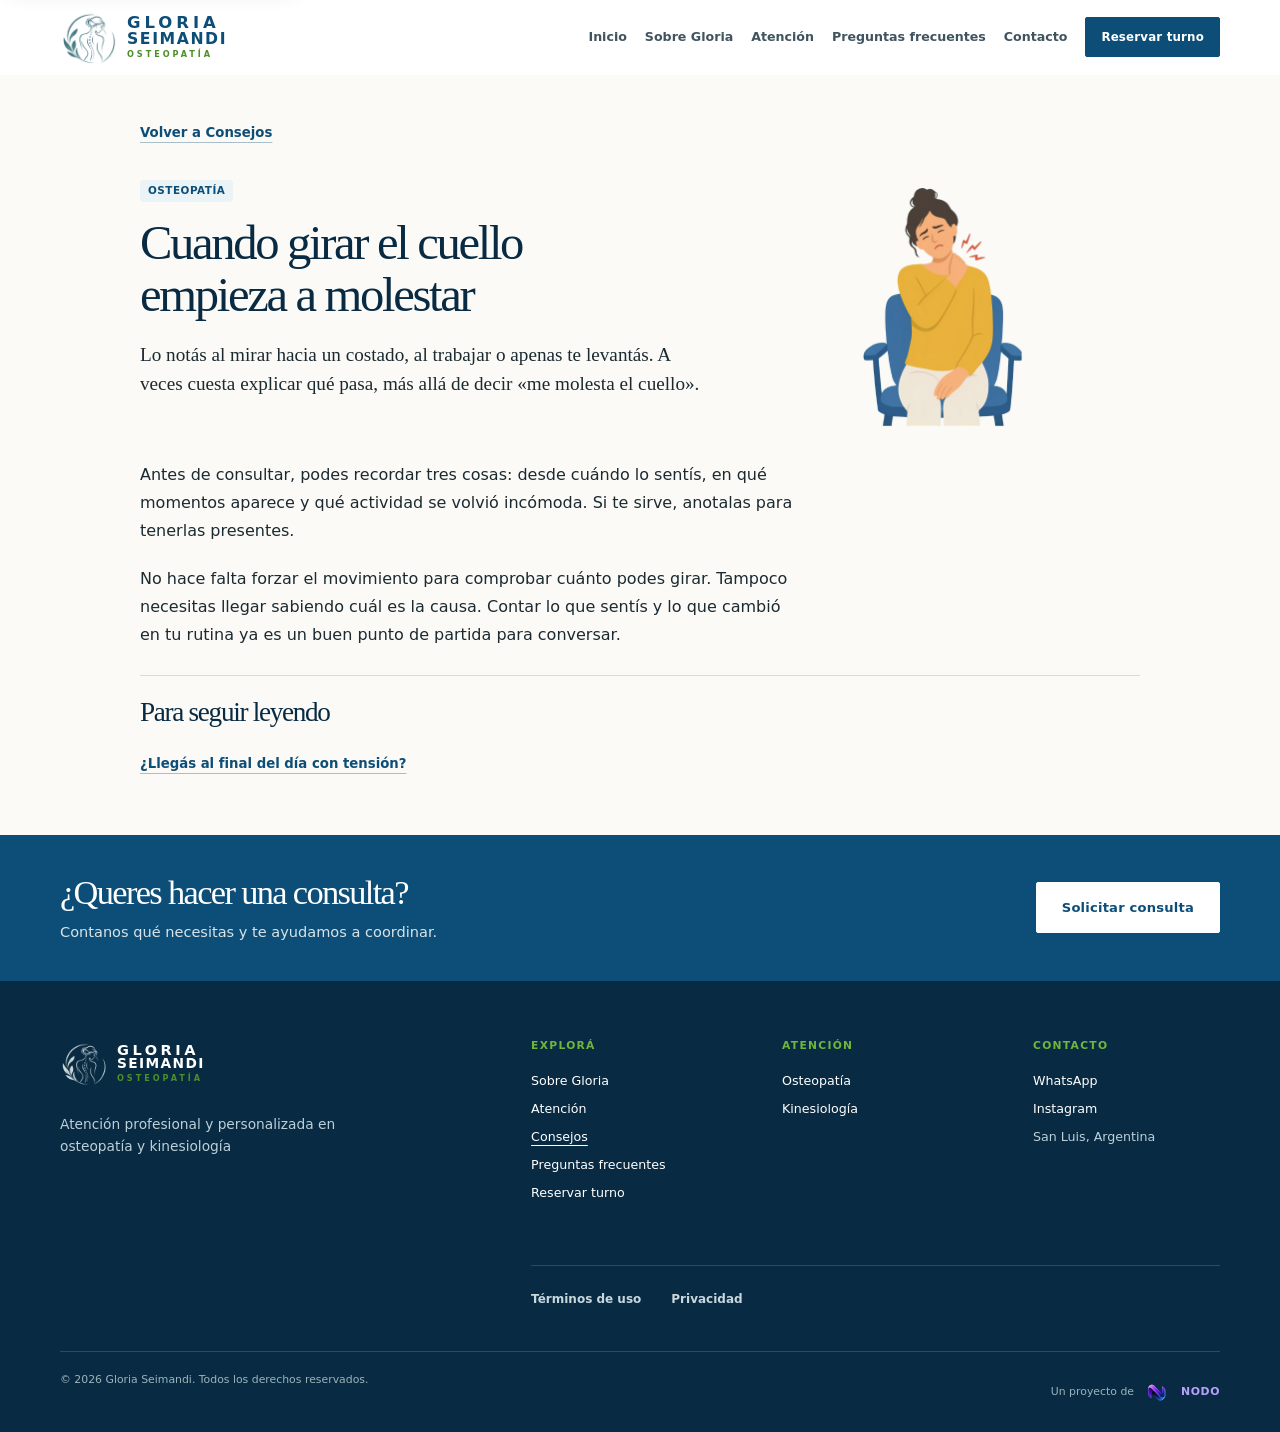
<file: consejos/molestias-cuello/index.html>
<!doctype html>
<html lang="es">
  <head>
    <meta charset="UTF-8" />
    <meta name="viewport" content="width=device-width, initial-scale=1.0" />
    <meta name="theme-color" content="#0d4e78" />
    <meta name="robots" content="noindex" />
    <meta name="description" content="Qué podes observar para contar mejor lo que te pasa, sin tener que adivinar la causa." />
    <title>Cuando girar el cuello empieza a molestar | Gloria Seimandi</title>
    <link rel="icon" type="image/png" href="../../assets/logo-osteopatia-96.png" />
    <link rel="stylesheet" href="../../styles.css" />
    <link rel="stylesheet" href="../../consejos.css" />
  </head>
  <body class="advice-page">
    <a class="skip-link" href="#contenido">Saltar al contenido principal</a>
    <header class="site-header" data-header>
      <div class="page-shell header-content">
        <a class="brand" href="../../index.html#inicio" aria-label="Gloria Seimandi, inicio">
          <span class="brand-mark"><img src="../../assets/logo-osteopatia-header-180.png" srcset="../../assets/logo-osteopatia-header-120.png 120w, ../../assets/logo-osteopatia-header-180.png 180w" sizes="58px" width="180" height="180" alt="Ilustración de osteopatía de Gloria Seimandi" /></span>
          <span class="brand-copy"><strong>Gloria</strong><span>Seimandi</span><small>Osteopatía</small></span>
        </a>

        <button class="menu-toggle" type="button" aria-controls="main-menu" aria-expanded="false">
          <span class="visually-hidden">Abrir menú</span>
          <span></span><span></span><span></span>
        </button>

        <nav id="main-menu" class="main-nav" aria-label="Navegación principal">
          <a href="../../index.html#inicio">Inicio</a>
          <a href="../../index.html#sobre-gloria">Sobre Gloria</a>
          <a href="../../index.html#atencion">Atención</a>
          <a href="../../index.html#preguntas">Preguntas frecuentes</a>
          <a href="../../index.html#contacto">Contacto</a>
          <a class="button button-small nav-cta" href="../../index.html#reservas">Reservar turno</a>
          <div class="menu-contact" aria-label="Canales de contacto">
            <p>Contacto</p>
            <div>
              <a href="https://wa.me/5492664921564?text=Hola%2C%20quisiera%20realizar%20una%20consulta." target="_blank" rel="noreferrer" aria-label="Escribir por WhatsApp"><svg aria-hidden="true" viewBox="0 0 448 512"><path d="M380.9 97.1C339 55.1 283.2 32 223.9 32c-122.4 0-222 99.6-222 222 0 39.1 10.2 77.3 29.6 111L0 480l117.7-30.9c32.4 17.7 68.9 27 106.1 27h.1c122.3 0 224.1-99.6 224.1-222 0-59.3-25.2-115-67.1-157zm-157 341.6c-33.2 0-65.7-8.9-94-25.7l-6.7-4-69.8 18.3L72 359.2l-4.4-7c-18.5-29.4-28.2-63.3-28.2-98.2 0-101.7 82.8-184.5 184.6-184.5 49.3 0 95.6 19.2 130.4 54.1 34.8 34.9 56.2 81.2 56.1 130.5 0 101.8-84.9 184.6-186.6 184.6zm101.4-138c-5.5-2.8-32.8-16.2-37.9-18-5.1-1.9-8.8-2.8-12.5 2.8s-14.3 18-17.6 21.8c-3.2 3.7-6.5 4.2-12 1.4-32.6-16.3-54-29.1-75.5-66-5.7-9.8 5.7-9.1 16.3-30.3 1.8-3.7.9-6.9-.5-9.7-1.4-2.8-12.5-30.1-17.1-41.2-4.5-10.8-9.1-9.3-12.5-9.5-3.2-.2-6.9-.2-10.6-.2-3.7 0-9.7 1.4-14.8 6.9-5.1 5.6-19.4 19-19.4 46.3s19.9 53.7 22.6 57.4c2.8 3.7 39.1 59.7 94.8 83.8 13.2 5.7 23.5 9.1 31.5 11.7 13.2 4.2 25.2 3.6 34.7 2.2 10.6-1.6 32.8-13.4 37.4-26.4 4.6-13 4.6-24.1 3.2-26.4-1.3-2.5-5-3.9-10.5-6.6z" /></svg><span>WhatsApp</span></a>
              <a href="https://www.instagram.com/gloria_seimandi_/" target="_blank" rel="noreferrer" aria-label="Abrir Instagram de Gloria Seimandi"><svg aria-hidden="true" viewBox="0 0 24 24"><path d="M7 2h10a5 5 0 0 1 5 5v10a5 5 0 0 1-5 5H7a5 5 0 0 1-5-5V7a5 5 0 0 1 5-5Zm0 2a3 3 0 0 0-3 3v10a3 3 0 0 0 3 3h10a3 3 0 0 0 3-3V7a3 3 0 0 0-3-3H7Zm5 3.5A4.5 4.5 0 1 1 7.5 12 4.5 4.5 0 0 1 12 7.5Zm0 2A2.5 2.5 0 1 0 14.5 12 2.5 2.5 0 0 0 12 9.5Zm5.25-3.75a1.25 1.25 0 1 1-1.25 1.25 1.25 1.25 0 0 1 1.25-1.25Z" /></svg><span>Instagram</span></a>
            </div>
          </div>
        </nav>
      </div>
    </header>
    <noscript>
      <style>.menu-toggle { display: none; }</style>
      <nav class="page-shell navigation-fallback" aria-label="Navegación sin JavaScript"><a href="../../index.html#inicio">Inicio</a><a href="../../index.html#sobre-gloria">Sobre Gloria</a><a href="../../index.html#atencion">Atención</a><a href="../../index.html#preguntas">Preguntas frecuentes</a><a href="../../index.html#contacto">Contacto</a><a href="../../index.html#reservas">Reservar turno</a><a href="../../osteopatia/">Osteopatía</a><a href="../../kinesiologia/">Kinesiología</a></nav>
    </noscript>
    <main id="contenido">
      <article class="advice-article">
        <div class="page-shell advice-article-shell">
          <a class="advice-link advice-back" href="../">Volver a Consejos</a>
          <header class="advice-article-header">
            <div><span class="advice-category advice-category-osteopatia">Osteopatía</span><h1>Cuando girar el cuello empieza a molestar</h1><p class="advice-article-lead">Lo notás al mirar hacia un costado, al trabajar o apenas te levantás. A veces cuesta explicar qué pasa, más allá de decir «me molesta el cuello».</p></div>
            <figure class="advice-article-figure"><img src="../../assets/consejos/ilustraciones/cuello.png" width="324" height="484" decoding="async" alt="Ilustración de una persona sentada con molestias en el cuello" /></figure>
          </header>
          <div class="advice-article-copy">
            <p>Antes de consultar, podes recordar tres cosas: desde cuándo lo sentís, en qué momentos aparece y qué actividad se volvió incómoda. Si te sirve, anotalas para tenerlas presentes.</p>
            <p>No hace falta forzar el movimiento para comprobar cuánto podes girar. Tampoco necesitas llegar sabiendo cuál es la causa. Contar lo que sentís y lo que cambió en tu rutina ya es un buen punto de partida para conversar.</p>
          </div>
          <aside class="advice-article-more" aria-labelledby="more-reading-title"><h2 id="more-reading-title">Para seguir leyendo</h2><a class="advice-link" href="../tension-final-del-dia/">¿Llegás al final del día con tensión?</a></aside>
        </div>
      </article>
      <section class="advice-contact" aria-labelledby="advice-contact-title">
        <div class="page-shell advice-contact-layout"><div><h2 id="advice-contact-title">¿Queres hacer una consulta?</h2><p>Contanos qué necesitas y te ayudamos a coordinar.</p></div><a class="button button-white" href="../../index.html#reservas">Solicitar consulta</a></div>
      </section>
    </main>
    <footer class="site-footer">
      <div class="page-shell footer-grid">
        <div class="footer-intro">
          <a class="brand footer-brand" href="../../index.html#inicio" aria-label="Volver al inicio de Gloria Seimandi">
            <span class="brand-mark"><img src="../../assets/logo-osteopatia-suave-180.png" srcset="../../assets/logo-osteopatia-suave-120.png 120w, ../../assets/logo-osteopatia-suave-180.png 180w" sizes="58px" width="180" height="180" alt="Ilustración de osteopatía de Gloria Seimandi" /></span>
            <span class="brand-copy"><strong>Gloria</strong><span>Seimandi</span><small>Osteopatía</small></span>
          </a>
          <p>Atención profesional y personalizada en osteopatía y kinesiología</p>
        </div>
        <nav class="footer-column" aria-label="Explorá"><p class="footer-title">Explorá</p><a href="../../index.html#sobre-gloria">Sobre Gloria</a><a href="../../index.html#atencion">Atención</a><a href="../../consejos/" aria-current="location">Consejos</a><a href="../../index.html#preguntas">Preguntas frecuentes</a><a href="../../index.html#reservas">Reservar turno</a></nav>
        <nav class="footer-column" aria-label="Áreas de atención"><p class="footer-title">Atención</p><a href="../../osteopatia/">Osteopatía</a><a href="../../kinesiologia/">Kinesiología</a></nav>
        <address class="footer-column footer-contact"><p class="footer-title">Contacto</p><a href="https://wa.me/5492664921564?text=Hola%2C%20quisiera%20realizar%20una%20consulta." target="_blank" rel="noreferrer">WhatsApp</a><a href="https://www.instagram.com/gloria_seimandi_/" target="_blank" rel="noreferrer">Instagram</a><span>San Luis, Argentina</span></address>
        <nav class="footer-legal" aria-label="Información legal"><a href="../../terminos.html">Términos de uso</a><a href="../../privacidad.html">Privacidad</a></nav>
      </div>
      <div class="page-shell footer-bottom"><span>© <span data-year></span> Gloria Seimandi. Todos los derechos reservados.</span><span class="nodo-credit">Un proyecto de <a href="https://nododigital.com.ar/" target="_blank" rel="noreferrer" aria-label="NODO Digital"><img class="nodo-credit-mark" src="../../assets/nodo-transparente-96.png" srcset="../../assets/nodo-transparente-64.png 64w, ../../assets/nodo-transparente-96.png 96w" sizes="38px" width="96" height="96" alt="" /><span>NODO</span></a></span></div>
    </footer>
    <script src="../../script.js"></script>
  </body>
</html>
</file>
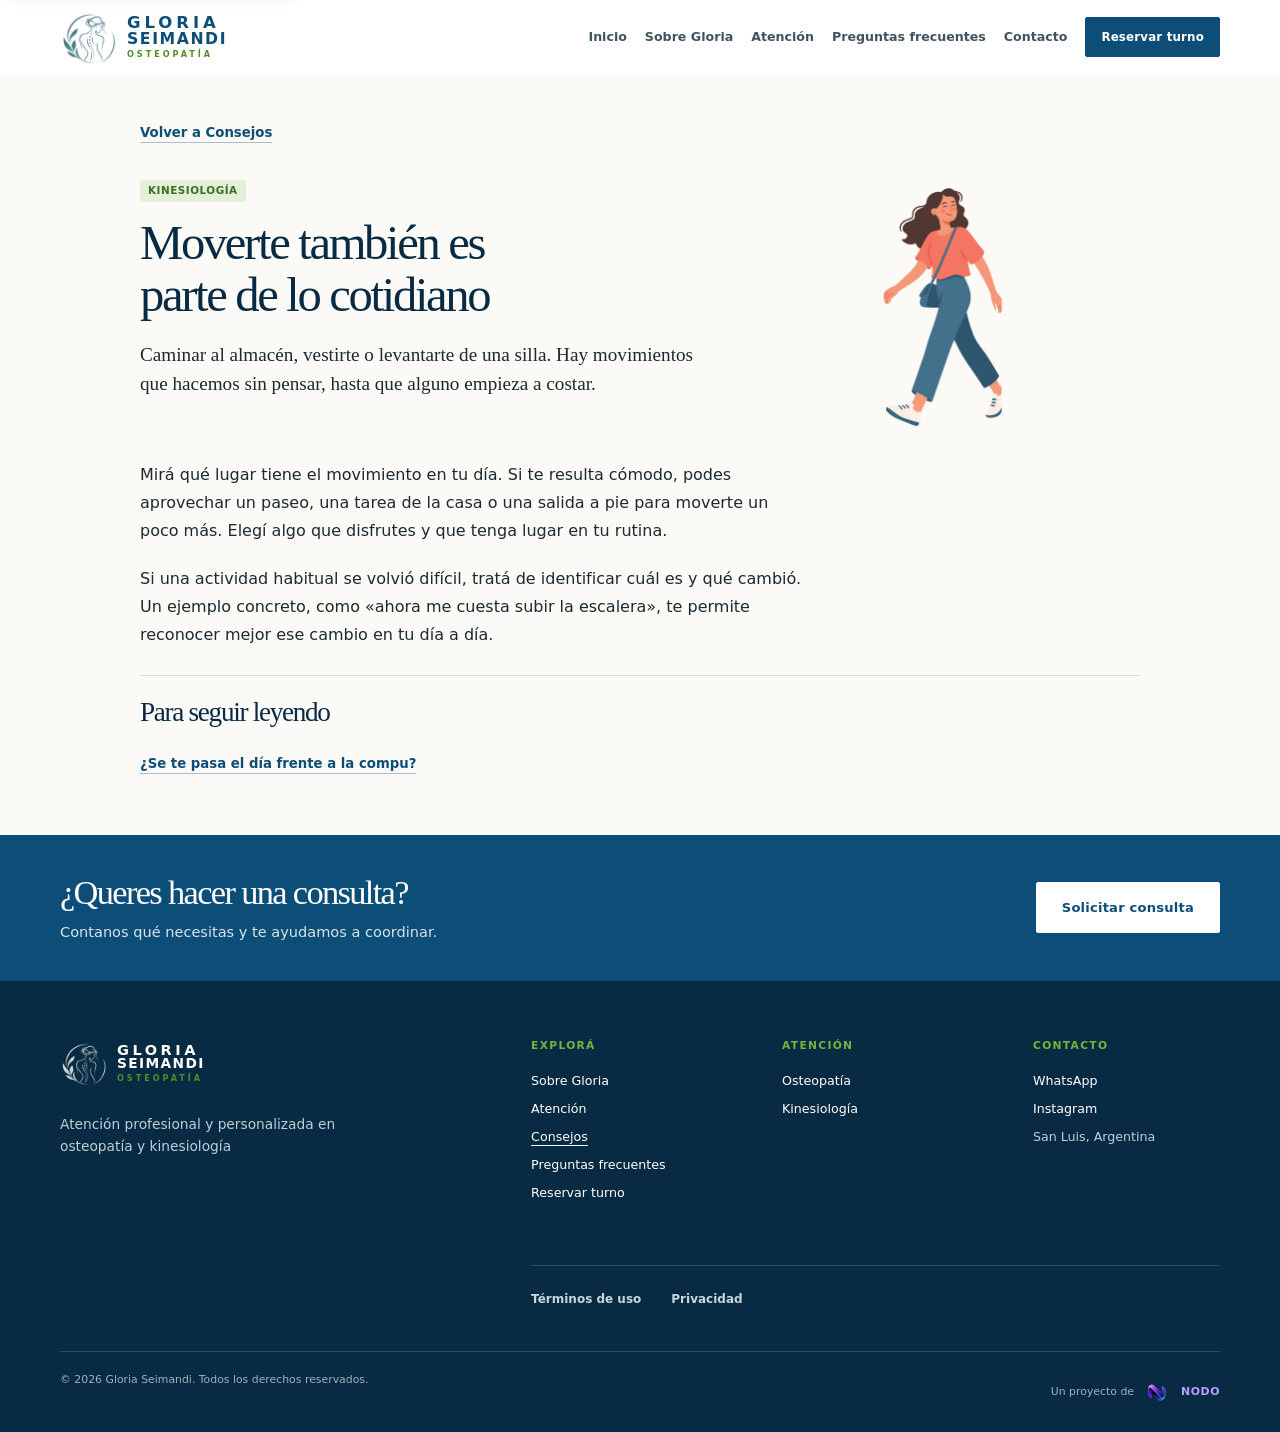
<file: consejos/movimiento-cotidiano/index.html>
<!doctype html>
<html lang="es">
  <head>
    <meta charset="UTF-8" />
    <meta name="viewport" content="width=device-width, initial-scale=1.0" />
    <meta name="theme-color" content="#0d4e78" />
    <meta name="robots" content="noindex" />
    <meta name="description" content="Caminar, vestirte, levantarte de una silla. Esas pequeñas cosas también cuentan." />
    <title>Moverte también es parte de lo cotidiano | Gloria Seimandi</title>
    <link rel="icon" type="image/png" href="../../assets/logo-osteopatia-96.png" />
    <link rel="stylesheet" href="../../styles.css" />
    <link rel="stylesheet" href="../../consejos.css" />
  </head>
  <body class="advice-page">
    <a class="skip-link" href="#contenido">Saltar al contenido principal</a>
    <header class="site-header" data-header>
      <div class="page-shell header-content">
        <a class="brand" href="../../index.html#inicio" aria-label="Gloria Seimandi, inicio">
          <span class="brand-mark"><img src="../../assets/logo-osteopatia-header-180.png" srcset="../../assets/logo-osteopatia-header-120.png 120w, ../../assets/logo-osteopatia-header-180.png 180w" sizes="58px" width="180" height="180" alt="Ilustración de osteopatía de Gloria Seimandi" /></span>
          <span class="brand-copy"><strong>Gloria</strong><span>Seimandi</span><small>Osteopatía</small></span>
        </a>

        <button class="menu-toggle" type="button" aria-controls="main-menu" aria-expanded="false">
          <span class="visually-hidden">Abrir menú</span>
          <span></span><span></span><span></span>
        </button>

        <nav id="main-menu" class="main-nav" aria-label="Navegación principal">
          <a href="../../index.html#inicio">Inicio</a>
          <a href="../../index.html#sobre-gloria">Sobre Gloria</a>
          <a href="../../index.html#atencion">Atención</a>
          <a href="../../index.html#preguntas">Preguntas frecuentes</a>
          <a href="../../index.html#contacto">Contacto</a>
          <a class="button button-small nav-cta" href="../../index.html#reservas">Reservar turno</a>
          <div class="menu-contact" aria-label="Canales de contacto">
            <p>Contacto</p>
            <div>
              <a href="https://wa.me/5492664921564?text=Hola%2C%20quisiera%20realizar%20una%20consulta." target="_blank" rel="noreferrer" aria-label="Escribir por WhatsApp"><svg aria-hidden="true" viewBox="0 0 448 512"><path d="M380.9 97.1C339 55.1 283.2 32 223.9 32c-122.4 0-222 99.6-222 222 0 39.1 10.2 77.3 29.6 111L0 480l117.7-30.9c32.4 17.7 68.9 27 106.1 27h.1c122.3 0 224.1-99.6 224.1-222 0-59.3-25.2-115-67.1-157zm-157 341.6c-33.2 0-65.7-8.9-94-25.7l-6.7-4-69.8 18.3L72 359.2l-4.4-7c-18.5-29.4-28.2-63.3-28.2-98.2 0-101.7 82.8-184.5 184.6-184.5 49.3 0 95.6 19.2 130.4 54.1 34.8 34.9 56.2 81.2 56.1 130.5 0 101.8-84.9 184.6-186.6 184.6zm101.4-138c-5.5-2.8-32.8-16.2-37.9-18-5.1-1.9-8.8-2.8-12.5 2.8s-14.3 18-17.6 21.8c-3.2 3.7-6.5 4.2-12 1.4-32.6-16.3-54-29.1-75.5-66-5.7-9.8 5.7-9.1 16.3-30.3 1.8-3.7.9-6.9-.5-9.7-1.4-2.8-12.5-30.1-17.1-41.2-4.5-10.8-9.1-9.3-12.5-9.5-3.2-.2-6.9-.2-10.6-.2-3.7 0-9.7 1.4-14.8 6.9-5.1 5.6-19.4 19-19.4 46.3s19.9 53.7 22.6 57.4c2.8 3.7 39.1 59.7 94.8 83.8 13.2 5.7 23.5 9.1 31.5 11.7 13.2 4.2 25.2 3.6 34.7 2.2 10.6-1.6 32.8-13.4 37.4-26.4 4.6-13 4.6-24.1 3.2-26.4-1.3-2.5-5-3.9-10.5-6.6z" /></svg><span>WhatsApp</span></a>
              <a href="https://www.instagram.com/gloria_seimandi_/" target="_blank" rel="noreferrer" aria-label="Abrir Instagram de Gloria Seimandi"><svg aria-hidden="true" viewBox="0 0 24 24"><path d="M7 2h10a5 5 0 0 1 5 5v10a5 5 0 0 1-5 5H7a5 5 0 0 1-5-5V7a5 5 0 0 1 5-5Zm0 2a3 3 0 0 0-3 3v10a3 3 0 0 0 3 3h10a3 3 0 0 0 3-3V7a3 3 0 0 0-3-3H7Zm5 3.5A4.5 4.5 0 1 1 7.5 12 4.5 4.5 0 0 1 12 7.5Zm0 2A2.5 2.5 0 1 0 14.5 12 2.5 2.5 0 0 0 12 9.5Zm5.25-3.75a1.25 1.25 0 1 1-1.25 1.25 1.25 1.25 0 0 1 1.25-1.25Z" /></svg><span>Instagram</span></a>
            </div>
          </div>
        </nav>
      </div>
    </header>
    <noscript>
      <style>.menu-toggle { display: none; }</style>
      <nav class="page-shell navigation-fallback" aria-label="Navegación sin JavaScript"><a href="../../index.html#inicio">Inicio</a><a href="../../index.html#sobre-gloria">Sobre Gloria</a><a href="../../index.html#atencion">Atención</a><a href="../../index.html#preguntas">Preguntas frecuentes</a><a href="../../index.html#contacto">Contacto</a><a href="../../index.html#reservas">Reservar turno</a><a href="../../osteopatia/">Osteopatía</a><a href="../../kinesiologia/">Kinesiología</a></nav>
    </noscript>
    <main id="contenido">
      <article class="advice-article">
        <div class="page-shell advice-article-shell">
          <a class="advice-link advice-back" href="../">Volver a Consejos</a>
          <header class="advice-article-header">
            <div><span class="advice-category advice-category-kinesiologia">Kinesiología</span><h1>Moverte también es parte de lo cotidiano</h1><p class="advice-article-lead">Caminar al almacén, vestirte o levantarte de una silla. Hay movimientos que hacemos sin pensar, hasta que alguno empieza a costar.</p></div>
            <figure class="advice-article-figure"><img src="../../assets/consejos/ilustraciones/movimiento.png" width="244" height="484" decoding="async" alt="Ilustración de una mujer caminando" /></figure>
          </header>
          <div class="advice-article-copy">
            <p>Mirá qué lugar tiene el movimiento en tu día. Si te resulta cómodo, podes aprovechar un paseo, una tarea de la casa o una salida a pie para moverte un poco más. Elegí algo que disfrutes y que tenga lugar en tu rutina.</p>
            <p>Si una actividad habitual se volvió difícil, tratá de identificar cuál es y qué cambió. Un ejemplo concreto, como «ahora me cuesta subir la escalera», te permite reconocer mejor ese cambio en tu día a día.</p>
          </div>
          <aside class="advice-article-more" aria-labelledby="more-reading-title"><h2 id="more-reading-title">Para seguir leyendo</h2><a class="advice-link" href="../pausas-trabajo-sentado/">¿Se te pasa el día frente a la compu?</a></aside>
        </div>
      </article>
      <section class="advice-contact" aria-labelledby="advice-contact-title">
        <div class="page-shell advice-contact-layout"><div><h2 id="advice-contact-title">¿Queres hacer una consulta?</h2><p>Contanos qué necesitas y te ayudamos a coordinar.</p></div><a class="button button-white" href="../../index.html#reservas">Solicitar consulta</a></div>
      </section>
    </main>
    <footer class="site-footer">
      <div class="page-shell footer-grid">
        <div class="footer-intro">
          <a class="brand footer-brand" href="../../index.html#inicio" aria-label="Volver al inicio de Gloria Seimandi">
            <span class="brand-mark"><img src="../../assets/logo-osteopatia-suave-180.png" srcset="../../assets/logo-osteopatia-suave-120.png 120w, ../../assets/logo-osteopatia-suave-180.png 180w" sizes="58px" width="180" height="180" alt="Ilustración de osteopatía de Gloria Seimandi" /></span>
            <span class="brand-copy"><strong>Gloria</strong><span>Seimandi</span><small>Osteopatía</small></span>
          </a>
          <p>Atención profesional y personalizada en osteopatía y kinesiología</p>
        </div>
        <nav class="footer-column" aria-label="Explorá"><p class="footer-title">Explorá</p><a href="../../index.html#sobre-gloria">Sobre Gloria</a><a href="../../index.html#atencion">Atención</a><a href="../../consejos/" aria-current="location">Consejos</a><a href="../../index.html#preguntas">Preguntas frecuentes</a><a href="../../index.html#reservas">Reservar turno</a></nav>
        <nav class="footer-column" aria-label="Áreas de atención"><p class="footer-title">Atención</p><a href="../../osteopatia/">Osteopatía</a><a href="../../kinesiologia/">Kinesiología</a></nav>
        <address class="footer-column footer-contact"><p class="footer-title">Contacto</p><a href="https://wa.me/5492664921564?text=Hola%2C%20quisiera%20realizar%20una%20consulta." target="_blank" rel="noreferrer">WhatsApp</a><a href="https://www.instagram.com/gloria_seimandi_/" target="_blank" rel="noreferrer">Instagram</a><span>San Luis, Argentina</span></address>
        <nav class="footer-legal" aria-label="Información legal"><a href="../../terminos.html">Términos de uso</a><a href="../../privacidad.html">Privacidad</a></nav>
      </div>
      <div class="page-shell footer-bottom"><span>© <span data-year></span> Gloria Seimandi. Todos los derechos reservados.</span><span class="nodo-credit">Un proyecto de <a href="https://nododigital.com.ar/" target="_blank" rel="noreferrer" aria-label="NODO Digital"><img class="nodo-credit-mark" src="../../assets/nodo-transparente-96.png" srcset="../../assets/nodo-transparente-64.png 64w, ../../assets/nodo-transparente-96.png 96w" sizes="38px" width="96" height="96" alt="" /><span>NODO</span></a></span></div>
    </footer>
    <script src="../../script.js"></script>
  </body>
</html>
</file>
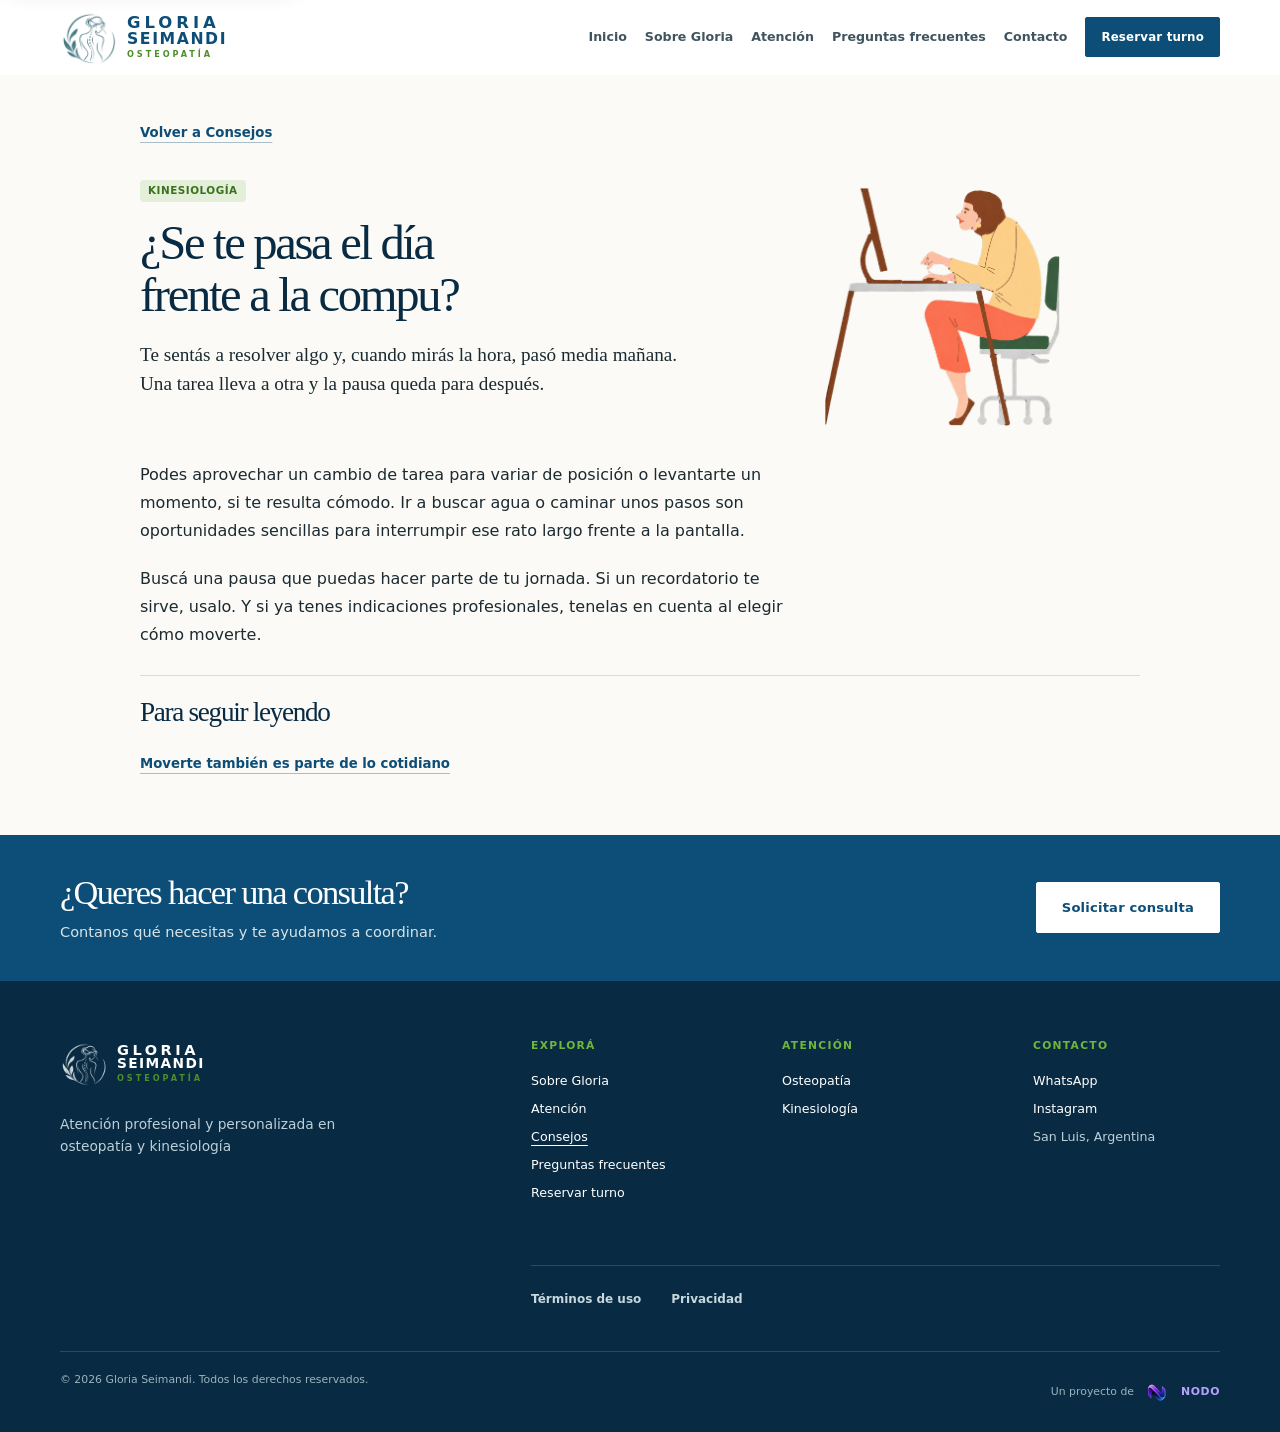
<file: consejos/pausas-trabajo-sentado/index.html>
<!doctype html>
<html lang="es">
  <head>
    <meta charset="UTF-8" />
    <meta name="viewport" content="width=device-width, initial-scale=1.0" />
    <meta name="theme-color" content="#0d4e78" />
    <meta name="robots" content="noindex" />
    <meta name="description" content="Una tarea lleva a otra y la pausa queda para después. Algunas ideas para hacerle un lugar." />
    <title>¿Se te pasa el día frente a la compu? | Gloria Seimandi</title>
    <link rel="icon" type="image/png" href="../../assets/logo-osteopatia-96.png" />
    <link rel="stylesheet" href="../../styles.css" />
    <link rel="stylesheet" href="../../consejos.css" />
  </head>
  <body class="advice-page">
    <a class="skip-link" href="#contenido">Saltar al contenido principal</a>
    <header class="site-header" data-header>
      <div class="page-shell header-content">
        <a class="brand" href="../../index.html#inicio" aria-label="Gloria Seimandi, inicio">
          <span class="brand-mark"><img src="../../assets/logo-osteopatia-header-180.png" srcset="../../assets/logo-osteopatia-header-120.png 120w, ../../assets/logo-osteopatia-header-180.png 180w" sizes="58px" width="180" height="180" alt="Ilustración de osteopatía de Gloria Seimandi" /></span>
          <span class="brand-copy"><strong>Gloria</strong><span>Seimandi</span><small>Osteopatía</small></span>
        </a>

        <button class="menu-toggle" type="button" aria-controls="main-menu" aria-expanded="false">
          <span class="visually-hidden">Abrir menú</span>
          <span></span><span></span><span></span>
        </button>

        <nav id="main-menu" class="main-nav" aria-label="Navegación principal">
          <a href="../../index.html#inicio">Inicio</a>
          <a href="../../index.html#sobre-gloria">Sobre Gloria</a>
          <a href="../../index.html#atencion">Atención</a>
          <a href="../../index.html#preguntas">Preguntas frecuentes</a>
          <a href="../../index.html#contacto">Contacto</a>
          <a class="button button-small nav-cta" href="../../index.html#reservas">Reservar turno</a>
          <div class="menu-contact" aria-label="Canales de contacto">
            <p>Contacto</p>
            <div>
              <a href="https://wa.me/5492664921564?text=Hola%2C%20quisiera%20realizar%20una%20consulta." target="_blank" rel="noreferrer" aria-label="Escribir por WhatsApp"><svg aria-hidden="true" viewBox="0 0 448 512"><path d="M380.9 97.1C339 55.1 283.2 32 223.9 32c-122.4 0-222 99.6-222 222 0 39.1 10.2 77.3 29.6 111L0 480l117.7-30.9c32.4 17.7 68.9 27 106.1 27h.1c122.3 0 224.1-99.6 224.1-222 0-59.3-25.2-115-67.1-157zm-157 341.6c-33.2 0-65.7-8.9-94-25.7l-6.7-4-69.8 18.3L72 359.2l-4.4-7c-18.5-29.4-28.2-63.3-28.2-98.2 0-101.7 82.8-184.5 184.6-184.5 49.3 0 95.6 19.2 130.4 54.1 34.8 34.9 56.2 81.2 56.1 130.5 0 101.8-84.9 184.6-186.6 184.6zm101.4-138c-5.5-2.8-32.8-16.2-37.9-18-5.1-1.9-8.8-2.8-12.5 2.8s-14.3 18-17.6 21.8c-3.2 3.7-6.5 4.2-12 1.4-32.6-16.3-54-29.1-75.5-66-5.7-9.8 5.7-9.1 16.3-30.3 1.8-3.7.9-6.9-.5-9.7-1.4-2.8-12.5-30.1-17.1-41.2-4.5-10.8-9.1-9.3-12.5-9.5-3.2-.2-6.9-.2-10.6-.2-3.7 0-9.7 1.4-14.8 6.9-5.1 5.6-19.4 19-19.4 46.3s19.9 53.7 22.6 57.4c2.8 3.7 39.1 59.7 94.8 83.8 13.2 5.7 23.5 9.1 31.5 11.7 13.2 4.2 25.2 3.6 34.7 2.2 10.6-1.6 32.8-13.4 37.4-26.4 4.6-13 4.6-24.1 3.2-26.4-1.3-2.5-5-3.9-10.5-6.6z" /></svg><span>WhatsApp</span></a>
              <a href="https://www.instagram.com/gloria_seimandi_/" target="_blank" rel="noreferrer" aria-label="Abrir Instagram de Gloria Seimandi"><svg aria-hidden="true" viewBox="0 0 24 24"><path d="M7 2h10a5 5 0 0 1 5 5v10a5 5 0 0 1-5 5H7a5 5 0 0 1-5-5V7a5 5 0 0 1 5-5Zm0 2a3 3 0 0 0-3 3v10a3 3 0 0 0 3 3h10a3 3 0 0 0 3-3V7a3 3 0 0 0-3-3H7Zm5 3.5A4.5 4.5 0 1 1 7.5 12 4.5 4.5 0 0 1 12 7.5Zm0 2A2.5 2.5 0 1 0 14.5 12 2.5 2.5 0 0 0 12 9.5Zm5.25-3.75a1.25 1.25 0 1 1-1.25 1.25 1.25 1.25 0 0 1 1.25-1.25Z" /></svg><span>Instagram</span></a>
            </div>
          </div>
        </nav>
      </div>
    </header>
    <noscript>
      <style>.menu-toggle { display: none; }</style>
      <nav class="page-shell navigation-fallback" aria-label="Navegación sin JavaScript"><a href="../../index.html#inicio">Inicio</a><a href="../../index.html#sobre-gloria">Sobre Gloria</a><a href="../../index.html#atencion">Atención</a><a href="../../index.html#preguntas">Preguntas frecuentes</a><a href="../../index.html#contacto">Contacto</a><a href="../../index.html#reservas">Reservar turno</a><a href="../../osteopatia/">Osteopatía</a><a href="../../kinesiologia/">Kinesiología</a></nav>
    </noscript>
    <main id="contenido">
      <article class="advice-article">
        <div class="page-shell advice-article-shell">
          <a class="advice-link advice-back" href="../">Volver a Consejos</a>
          <header class="advice-article-header">
            <div><span class="advice-category advice-category-kinesiologia">Kinesiología</span><h1>¿Se te pasa el día frente a la compu?</h1><p class="advice-article-lead">Te sentás a resolver algo y, cuando mirás la hora, pasó media mañana. Una tarea lleva a otra y la pausa queda para después.</p></div>
            <figure class="advice-article-figure"><img src="../../assets/consejos/ilustraciones/computadora.png" width="479" height="485" decoding="async" alt="Ilustración de una persona frente a la computadora" /></figure>
          </header>
          <div class="advice-article-copy">
            <p>Podes aprovechar un cambio de tarea para variar de posición o levantarte un momento, si te resulta cómodo. Ir a buscar agua o caminar unos pasos son oportunidades sencillas para interrumpir ese rato largo frente a la pantalla.</p>
            <p>Buscá una pausa que puedas hacer parte de tu jornada. Si un recordatorio te sirve, usalo. Y si ya tenes indicaciones profesionales, tenelas en cuenta al elegir cómo moverte.</p>
          </div>
          <aside class="advice-article-more" aria-labelledby="more-reading-title"><h2 id="more-reading-title">Para seguir leyendo</h2><a class="advice-link" href="../movimiento-cotidiano/">Moverte también es parte de lo cotidiano</a></aside>
        </div>
      </article>
      <section class="advice-contact" aria-labelledby="advice-contact-title">
        <div class="page-shell advice-contact-layout"><div><h2 id="advice-contact-title">¿Queres hacer una consulta?</h2><p>Contanos qué necesitas y te ayudamos a coordinar.</p></div><a class="button button-white" href="../../index.html#reservas">Solicitar consulta</a></div>
      </section>
    </main>
    <footer class="site-footer">
      <div class="page-shell footer-grid">
        <div class="footer-intro">
          <a class="brand footer-brand" href="../../index.html#inicio" aria-label="Volver al inicio de Gloria Seimandi">
            <span class="brand-mark"><img src="../../assets/logo-osteopatia-suave-180.png" srcset="../../assets/logo-osteopatia-suave-120.png 120w, ../../assets/logo-osteopatia-suave-180.png 180w" sizes="58px" width="180" height="180" alt="Ilustración de osteopatía de Gloria Seimandi" /></span>
            <span class="brand-copy"><strong>Gloria</strong><span>Seimandi</span><small>Osteopatía</small></span>
          </a>
          <p>Atención profesional y personalizada en osteopatía y kinesiología</p>
        </div>
        <nav class="footer-column" aria-label="Explorá"><p class="footer-title">Explorá</p><a href="../../index.html#sobre-gloria">Sobre Gloria</a><a href="../../index.html#atencion">Atención</a><a href="../../consejos/" aria-current="location">Consejos</a><a href="../../index.html#preguntas">Preguntas frecuentes</a><a href="../../index.html#reservas">Reservar turno</a></nav>
        <nav class="footer-column" aria-label="Áreas de atención"><p class="footer-title">Atención</p><a href="../../osteopatia/">Osteopatía</a><a href="../../kinesiologia/">Kinesiología</a></nav>
        <address class="footer-column footer-contact"><p class="footer-title">Contacto</p><a href="https://wa.me/5492664921564?text=Hola%2C%20quisiera%20realizar%20una%20consulta." target="_blank" rel="noreferrer">WhatsApp</a><a href="https://www.instagram.com/gloria_seimandi_/" target="_blank" rel="noreferrer">Instagram</a><span>San Luis, Argentina</span></address>
        <nav class="footer-legal" aria-label="Información legal"><a href="../../terminos.html">Términos de uso</a><a href="../../privacidad.html">Privacidad</a></nav>
      </div>
      <div class="page-shell footer-bottom"><span>© <span data-year></span> Gloria Seimandi. Todos los derechos reservados.</span><span class="nodo-credit">Un proyecto de <a href="https://nododigital.com.ar/" target="_blank" rel="noreferrer" aria-label="NODO Digital"><img class="nodo-credit-mark" src="../../assets/nodo-transparente-96.png" srcset="../../assets/nodo-transparente-64.png 64w, ../../assets/nodo-transparente-96.png 96w" sizes="38px" width="96" height="96" alt="" /><span>NODO</span></a></span></div>
    </footer>
    <script src="../../script.js"></script>
  </body>
</html>
</file>
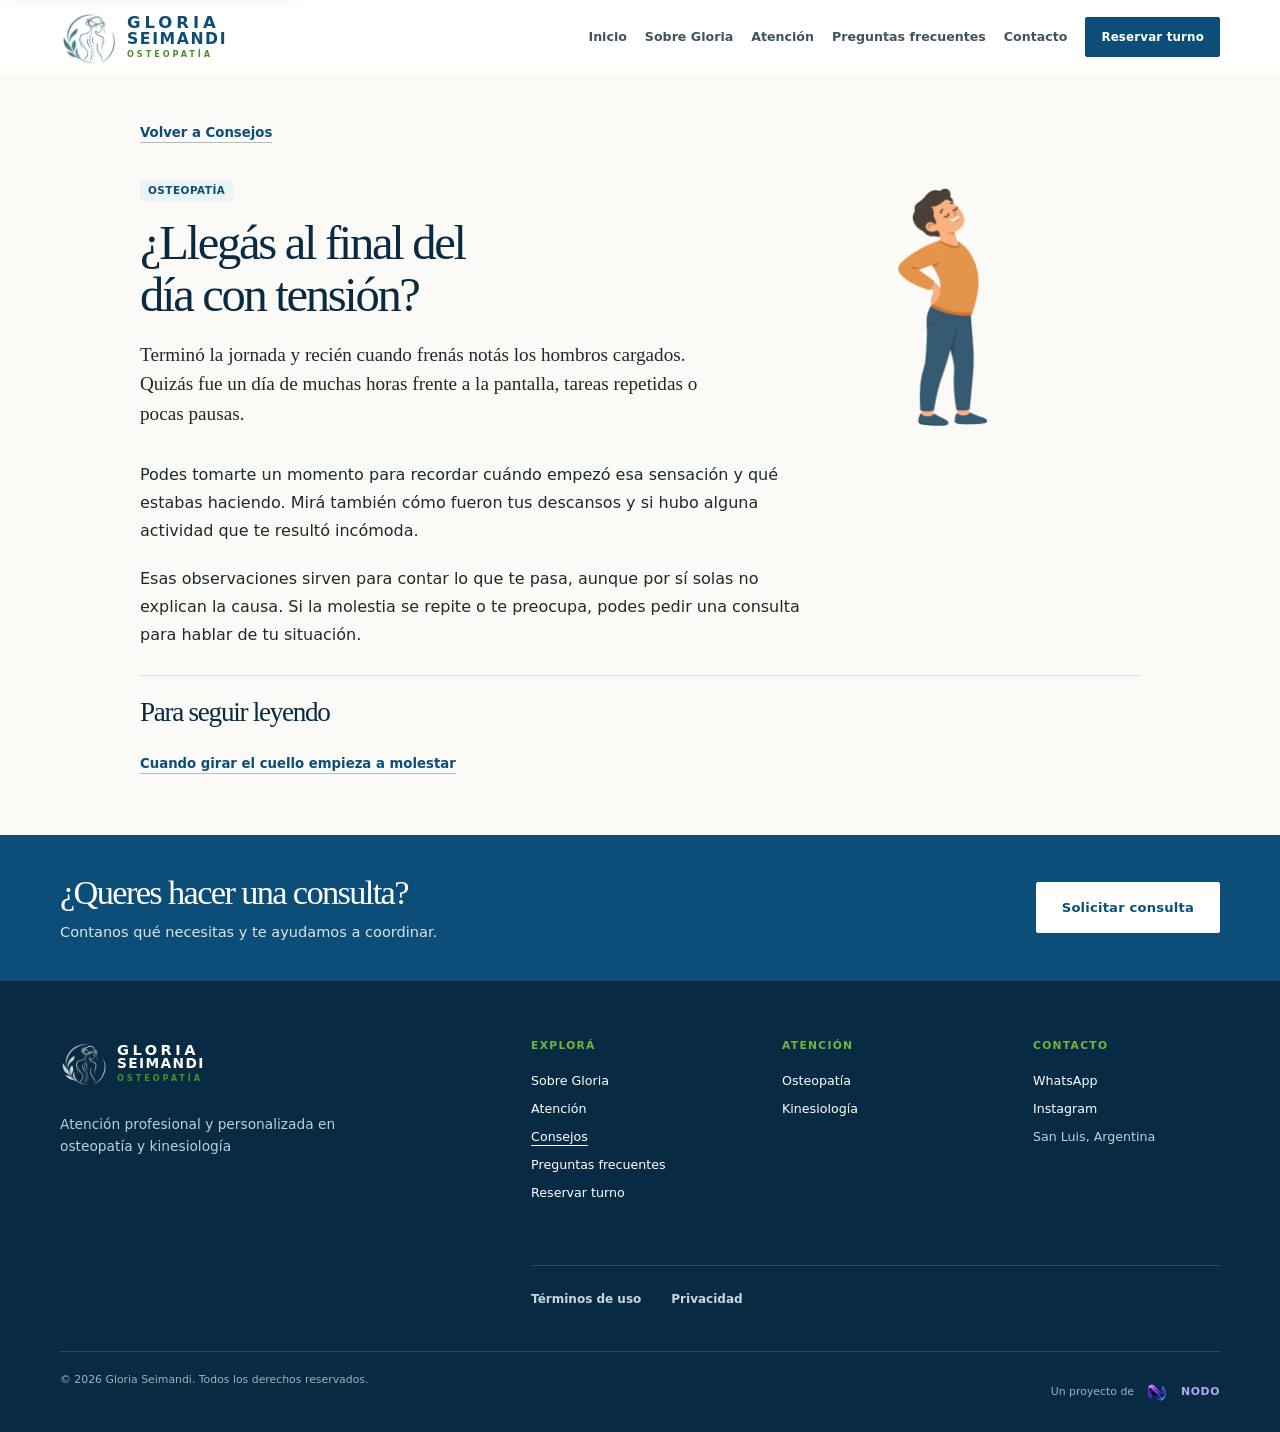
<file: consejos/tension-final-del-dia/index.html>
<!doctype html>
<html lang="es">
  <head>
    <meta charset="UTF-8" />
    <meta name="viewport" content="width=device-width, initial-scale=1.0" />
    <meta name="theme-color" content="#0d4e78" />
    <meta name="robots" content="noindex" />
    <meta name="description" content="Frenar un momento y mirar cómo fue tu jornada puede ayudarte a explicar lo que sentís." />
    <title>¿Llegás al final del día con tensión? | Gloria Seimandi</title>
    <link rel="icon" type="image/png" href="../../assets/logo-osteopatia-96.png" />
    <link rel="stylesheet" href="../../styles.css" />
    <link rel="stylesheet" href="../../consejos.css" />
  </head>
  <body class="advice-page">
    <a class="skip-link" href="#contenido">Saltar al contenido principal</a>
    <header class="site-header" data-header>
      <div class="page-shell header-content">
        <a class="brand" href="../../index.html#inicio" aria-label="Gloria Seimandi, inicio">
          <span class="brand-mark"><img src="../../assets/logo-osteopatia-header-180.png" srcset="../../assets/logo-osteopatia-header-120.png 120w, ../../assets/logo-osteopatia-header-180.png 180w" sizes="58px" width="180" height="180" alt="Ilustración de osteopatía de Gloria Seimandi" /></span>
          <span class="brand-copy"><strong>Gloria</strong><span>Seimandi</span><small>Osteopatía</small></span>
        </a>

        <button class="menu-toggle" type="button" aria-controls="main-menu" aria-expanded="false">
          <span class="visually-hidden">Abrir menú</span>
          <span></span><span></span><span></span>
        </button>

        <nav id="main-menu" class="main-nav" aria-label="Navegación principal">
          <a href="../../index.html#inicio">Inicio</a>
          <a href="../../index.html#sobre-gloria">Sobre Gloria</a>
          <a href="../../index.html#atencion">Atención</a>
          <a href="../../index.html#preguntas">Preguntas frecuentes</a>
          <a href="../../index.html#contacto">Contacto</a>
          <a class="button button-small nav-cta" href="../../index.html#reservas">Reservar turno</a>
          <div class="menu-contact" aria-label="Canales de contacto">
            <p>Contacto</p>
            <div>
              <a href="https://wa.me/5492664921564?text=Hola%2C%20quisiera%20realizar%20una%20consulta." target="_blank" rel="noreferrer" aria-label="Escribir por WhatsApp"><svg aria-hidden="true" viewBox="0 0 448 512"><path d="M380.9 97.1C339 55.1 283.2 32 223.9 32c-122.4 0-222 99.6-222 222 0 39.1 10.2 77.3 29.6 111L0 480l117.7-30.9c32.4 17.7 68.9 27 106.1 27h.1c122.3 0 224.1-99.6 224.1-222 0-59.3-25.2-115-67.1-157zm-157 341.6c-33.2 0-65.7-8.9-94-25.7l-6.7-4-69.8 18.3L72 359.2l-4.4-7c-18.5-29.4-28.2-63.3-28.2-98.2 0-101.7 82.8-184.5 184.6-184.5 49.3 0 95.6 19.2 130.4 54.1 34.8 34.9 56.2 81.2 56.1 130.5 0 101.8-84.9 184.6-186.6 184.6zm101.4-138c-5.5-2.8-32.8-16.2-37.9-18-5.1-1.9-8.8-2.8-12.5 2.8s-14.3 18-17.6 21.8c-3.2 3.7-6.5 4.2-12 1.4-32.6-16.3-54-29.1-75.5-66-5.7-9.8 5.7-9.1 16.3-30.3 1.8-3.7.9-6.9-.5-9.7-1.4-2.8-12.5-30.1-17.1-41.2-4.5-10.8-9.1-9.3-12.5-9.5-3.2-.2-6.9-.2-10.6-.2-3.7 0-9.7 1.4-14.8 6.9-5.1 5.6-19.4 19-19.4 46.3s19.9 53.7 22.6 57.4c2.8 3.7 39.1 59.7 94.8 83.8 13.2 5.7 23.5 9.1 31.5 11.7 13.2 4.2 25.2 3.6 34.7 2.2 10.6-1.6 32.8-13.4 37.4-26.4 4.6-13 4.6-24.1 3.2-26.4-1.3-2.5-5-3.9-10.5-6.6z" /></svg><span>WhatsApp</span></a>
              <a href="https://www.instagram.com/gloria_seimandi_/" target="_blank" rel="noreferrer" aria-label="Abrir Instagram de Gloria Seimandi"><svg aria-hidden="true" viewBox="0 0 24 24"><path d="M7 2h10a5 5 0 0 1 5 5v10a5 5 0 0 1-5 5H7a5 5 0 0 1-5-5V7a5 5 0 0 1 5-5Zm0 2a3 3 0 0 0-3 3v10a3 3 0 0 0 3 3h10a3 3 0 0 0 3-3V7a3 3 0 0 0-3-3H7Zm5 3.5A4.5 4.5 0 1 1 7.5 12 4.5 4.5 0 0 1 12 7.5Zm0 2A2.5 2.5 0 1 0 14.5 12 2.5 2.5 0 0 0 12 9.5Zm5.25-3.75a1.25 1.25 0 1 1-1.25 1.25 1.25 1.25 0 0 1 1.25-1.25Z" /></svg><span>Instagram</span></a>
            </div>
          </div>
        </nav>
      </div>
    </header>
    <noscript>
      <style>.menu-toggle { display: none; }</style>
      <nav class="page-shell navigation-fallback" aria-label="Navegación sin JavaScript"><a href="../../index.html#inicio">Inicio</a><a href="../../index.html#sobre-gloria">Sobre Gloria</a><a href="../../index.html#atencion">Atención</a><a href="../../index.html#preguntas">Preguntas frecuentes</a><a href="../../index.html#contacto">Contacto</a><a href="../../index.html#reservas">Reservar turno</a><a href="../../osteopatia/">Osteopatía</a><a href="../../kinesiologia/">Kinesiología</a></nav>
    </noscript>
    <main id="contenido">
      <article class="advice-article">
        <div class="page-shell advice-article-shell">
          <a class="advice-link advice-back" href="../">Volver a Consejos</a>
          <header class="advice-article-header">
            <div><span class="advice-category advice-category-osteopatia">Osteopatía</span><h1>¿Llegás al final del día con tensión?</h1><p class="advice-article-lead">Terminó la jornada y recién cuando frenás notás los hombros cargados. Quizás fue un día de muchas horas frente a la pantalla, tareas repetidas o pocas pausas.</p></div>
            <figure class="advice-article-figure"><img src="../../assets/consejos/ilustraciones/tension.png" width="184" height="485" decoding="async" alt="Ilustración de una persona con una mano en la espalda" /></figure>
          </header>
          <div class="advice-article-copy">
            <p>Podes tomarte un momento para recordar cuándo empezó esa sensación y qué estabas haciendo. Mirá también cómo fueron tus descansos y si hubo alguna actividad que te resultó incómoda.</p>
            <p>Esas observaciones sirven para contar lo que te pasa, aunque por sí solas no explican la causa. Si la molestia se repite o te preocupa, podes pedir una consulta para hablar de tu situación.</p>
          </div>
          <aside class="advice-article-more" aria-labelledby="more-reading-title"><h2 id="more-reading-title">Para seguir leyendo</h2><a class="advice-link" href="../molestias-cuello/">Cuando girar el cuello empieza a molestar</a></aside>
        </div>
      </article>
      <section class="advice-contact" aria-labelledby="advice-contact-title">
        <div class="page-shell advice-contact-layout"><div><h2 id="advice-contact-title">¿Queres hacer una consulta?</h2><p>Contanos qué necesitas y te ayudamos a coordinar.</p></div><a class="button button-white" href="../../index.html#reservas">Solicitar consulta</a></div>
      </section>
    </main>
    <footer class="site-footer">
      <div class="page-shell footer-grid">
        <div class="footer-intro">
          <a class="brand footer-brand" href="../../index.html#inicio" aria-label="Volver al inicio de Gloria Seimandi">
            <span class="brand-mark"><img src="../../assets/logo-osteopatia-suave-180.png" srcset="../../assets/logo-osteopatia-suave-120.png 120w, ../../assets/logo-osteopatia-suave-180.png 180w" sizes="58px" width="180" height="180" alt="Ilustración de osteopatía de Gloria Seimandi" /></span>
            <span class="brand-copy"><strong>Gloria</strong><span>Seimandi</span><small>Osteopatía</small></span>
          </a>
          <p>Atención profesional y personalizada en osteopatía y kinesiología</p>
        </div>
        <nav class="footer-column" aria-label="Explorá"><p class="footer-title">Explorá</p><a href="../../index.html#sobre-gloria">Sobre Gloria</a><a href="../../index.html#atencion">Atención</a><a href="../../consejos/" aria-current="location">Consejos</a><a href="../../index.html#preguntas">Preguntas frecuentes</a><a href="../../index.html#reservas">Reservar turno</a></nav>
        <nav class="footer-column" aria-label="Áreas de atención"><p class="footer-title">Atención</p><a href="../../osteopatia/">Osteopatía</a><a href="../../kinesiologia/">Kinesiología</a></nav>
        <address class="footer-column footer-contact"><p class="footer-title">Contacto</p><a href="https://wa.me/5492664921564?text=Hola%2C%20quisiera%20realizar%20una%20consulta." target="_blank" rel="noreferrer">WhatsApp</a><a href="https://www.instagram.com/gloria_seimandi_/" target="_blank" rel="noreferrer">Instagram</a><span>San Luis, Argentina</span></address>
        <nav class="footer-legal" aria-label="Información legal"><a href="../../terminos.html">Términos de uso</a><a href="../../privacidad.html">Privacidad</a></nav>
      </div>
      <div class="page-shell footer-bottom"><span>© <span data-year></span> Gloria Seimandi. Todos los derechos reservados.</span><span class="nodo-credit">Un proyecto de <a href="https://nododigital.com.ar/" target="_blank" rel="noreferrer" aria-label="NODO Digital"><img class="nodo-credit-mark" src="../../assets/nodo-transparente-96.png" srcset="../../assets/nodo-transparente-64.png 64w, ../../assets/nodo-transparente-96.png 96w" sizes="38px" width="96" height="96" alt="" /><span>NODO</span></a></span></div>
    </footer>
    <script src="../../script.js"></script>
  </body>
</html>
</file>
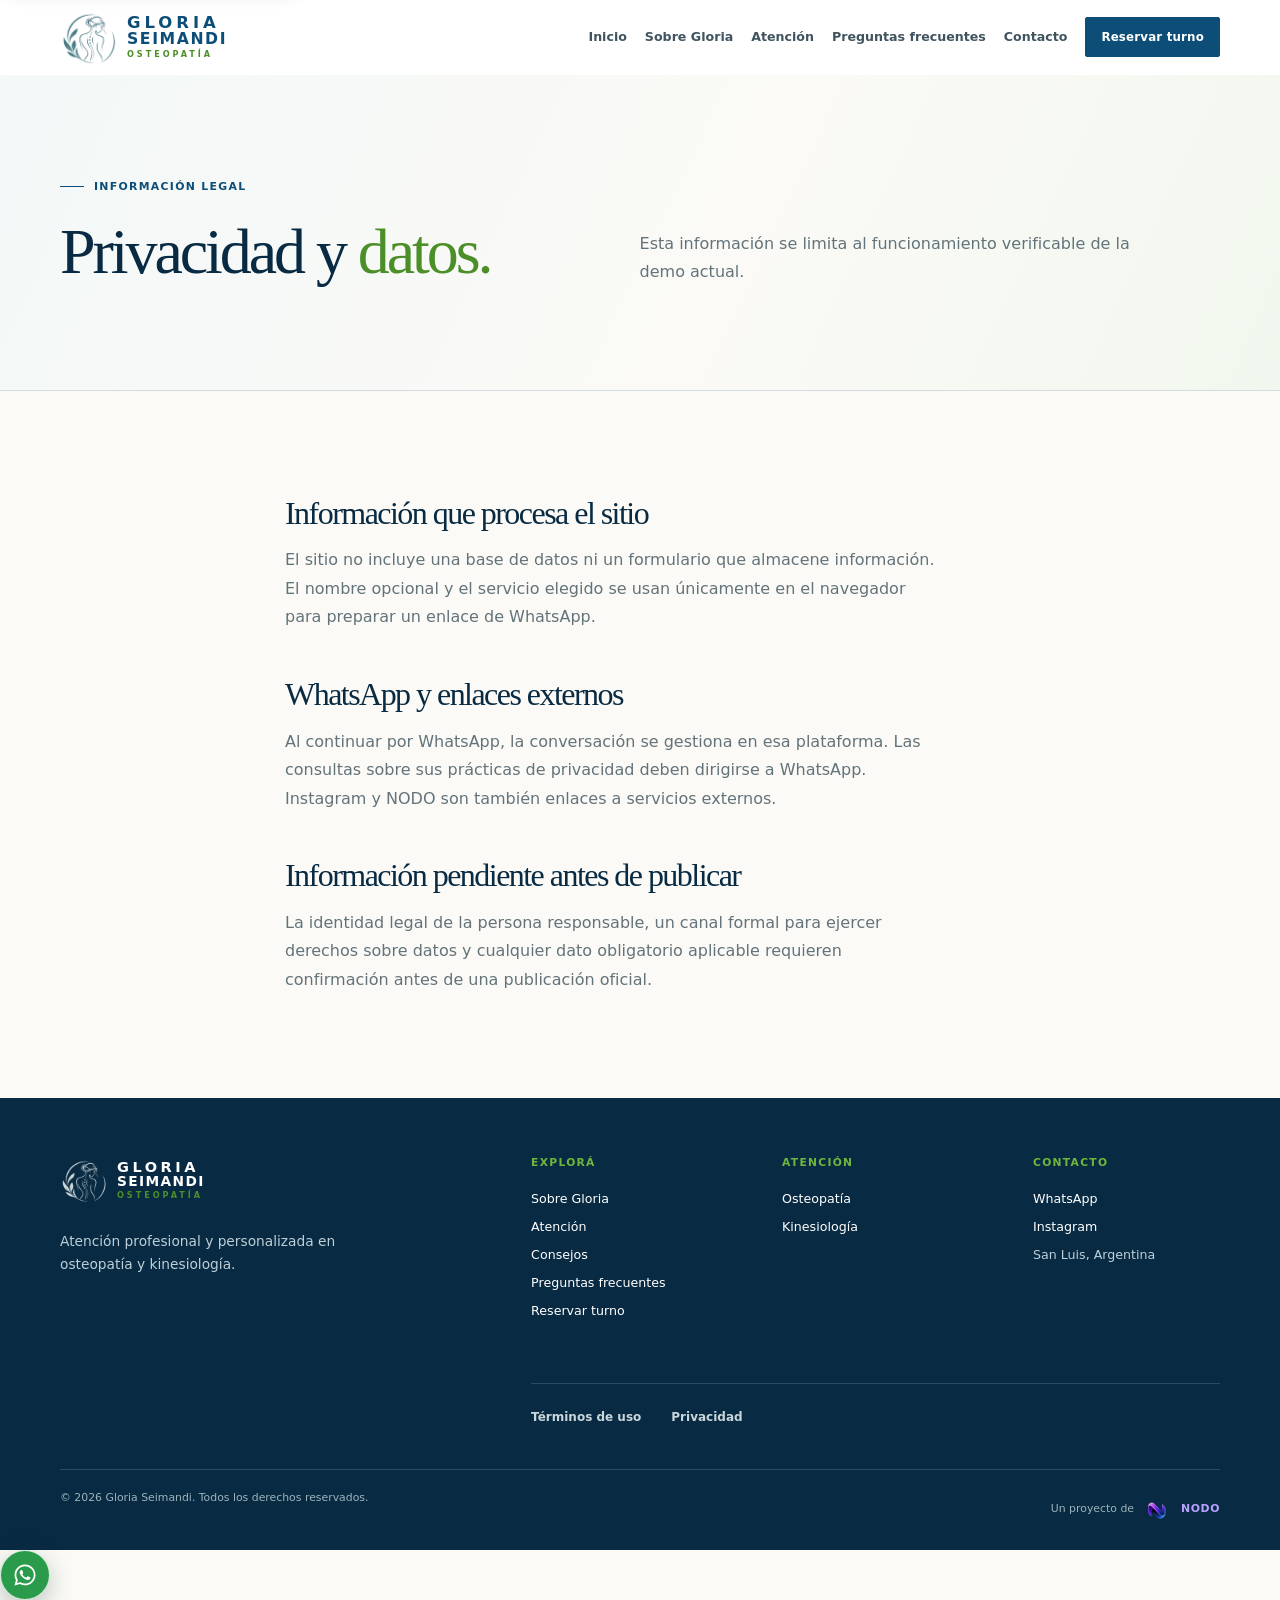
<file: privacidad.html>
<!doctype html>
<html lang="es">
  <head>
    <meta charset="UTF-8" />
    <meta name="viewport" content="width=device-width, initial-scale=1.0" />
    <meta name="theme-color" content="#0d4e78" />
    <meta name="description" content="Información sobre privacidad y tratamiento de datos al utilizar el sitio de Gloria Seimandi." />
    <meta name="robots" content="noindex" />
    <title>Privacidad | Gloria Seimandi</title>
    <link rel="icon" type="image/png" href="assets/logo-osteopatia-96.png" />
    <link rel="stylesheet" href="styles.css" />
  </head>
  <body class="legal-page">
    <a class="skip-link" href="#contenido">Saltar al contenido principal</a>
    <header class="site-header" data-header>
      <div class="page-shell header-content">
        <a class="brand" href="index.html#inicio" aria-label="Gloria Seimandi, inicio"><span class="brand-mark"><img src="assets/logo-osteopatia-header-180.png" srcset="assets/logo-osteopatia-header-120.png 120w, assets/logo-osteopatia-header-180.png 180w" sizes="58px" width="180" height="180" alt="Ilustración de osteopatía de Gloria Seimandi" /></span><span class="brand-copy"><strong>Gloria</strong><span>Seimandi</span><small>Osteopatía</small></span></a>
        <button class="menu-toggle" type="button" aria-controls="main-menu" aria-expanded="false"><span class="visually-hidden">Abrir menú</span><span></span><span></span><span></span></button>
        <nav id="main-menu" class="main-nav" aria-label="Navegación principal"><a href="index.html#inicio">Inicio</a><a href="index.html#sobre-gloria">Sobre Gloria</a><a href="index.html#atencion">Atención</a><a href="index.html#preguntas">Preguntas frecuentes</a><a href="index.html#contacto">Contacto</a><a class="button button-small nav-cta" href="index.html#reservas">Reservar turno</a><div class="menu-contact" aria-label="Canales de contacto"><p>Contacto</p><div><a href="https://wa.me/5492664921564?text=Hola%2C%20quisiera%20realizar%20una%20consulta." target="_blank" rel="noreferrer" aria-label="Escribir por WhatsApp"><svg aria-hidden="true" viewBox="0 0 448 512"><path d="M380.9 97.1C339 55.1 283.2 32 223.9 32c-122.4 0-222 99.6-222 222 0 39.1 10.2 77.3 29.6 111L0 480l117.7-30.9c32.4 17.7 68.9 27 106.1 27h.1c122.3 0 224.1-99.6 224.1-222 0-59.3-25.2-115-67.1-157zm-157 341.6c-33.2 0-65.7-8.9-94-25.7l-6.7-4-69.8 18.3L72 359.2l-4.4-7c-18.5-29.4-28.2-63.3-28.2-98.2 0-101.7 82.8-184.5 184.6-184.5 49.3 0 95.6 19.2 130.4 54.1 34.8 34.9 56.2 81.2 56.1 130.5 0 101.8-84.9 184.6-186.6 184.6zm101.4-138c-5.5-2.8-32.8-16.2-37.9-18-5.1-1.9-8.8-2.8-12.5 2.8s-14.3 18-17.6 21.8c-3.2 3.7-6.5 4.2-12 1.4-32.6-16.3-54-29.1-75.5-66-5.7-9.8 5.7-9.1 16.3-30.3 1.8-3.7.9-6.9-.5-9.7-1.4-2.8-12.5-30.1-17.1-41.2-4.5-10.8-9.1-9.3-12.5-9.5-3.2-.2-6.9-.2-10.6-.2-3.7 0-9.7 1.4-14.8 6.9-5.1 5.6-19.4 19-19.4 46.3s19.9 53.7 22.6 57.4c2.8 3.7 39.1 59.7 94.8 83.8 13.2 5.7 23.5 9.1 31.5 11.7 13.2 4.2 25.2 3.6 34.7 2.2 10.6-1.6 32.8-13.4 37.4-26.4 4.6-13 4.6-24.1 3.2-26.4-1.3-2.5-5-3.9-10.5-6.6z" /></svg><span>WhatsApp</span></a><a href="https://www.instagram.com/gloria_seimandi_/" target="_blank" rel="noreferrer" aria-label="Abrir Instagram de Gloria Seimandi"><svg aria-hidden="true" viewBox="0 0 24 24"><path d="M7 2h10a5 5 0 0 1 5 5v10a5 5 0 0 1-5 5H7a5 5 0 0 1-5-5V7a5 5 0 0 1 5-5Zm0 2a3 3 0 0 0-3 3v10a3 3 0 0 0 3 3h10a3 3 0 0 0 3-3V7a3 3 0 0 0-3-3H7Zm5 3.5A4.5 4.5 0 1 1 7.5 12 4.5 4.5 0 0 1 12 7.5Zm0 2A2.5 2.5 0 1 0 14.5 12 2.5 2.5 0 0 0 12 9.5Zm5.25-3.75a1.25 1.25 0 1 1-1.25 1.25 1.25 1.25 0 0 1 1.25-1.25Z" /></svg><span>Instagram</span></a></div></div></nav>
      </div>
    </header>
    <noscript>
      <style>.menu-toggle { display: none; }</style>
      <nav class="page-shell navigation-fallback" aria-label="Navegación sin JavaScript"><a href="index.html#inicio">Inicio</a><a href="index.html#sobre-gloria">Sobre Gloria</a><a href="index.html#atencion">Atención</a><a href="index.html#preguntas">Preguntas frecuentes</a><a href="index.html#contacto">Contacto</a><a href="index.html#reservas">Reservar turno</a><a href="osteopatia/">Osteopatía</a><a href="kinesiologia/">Kinesiología</a></nav>
    </noscript>
    <main id="contenido" class="legal-main">
      <section class="legal-hero section-space" aria-labelledby="privacy-title"><div class="page-shell legal-layout"><div><div class="section-label"><p>Información legal</p></div><h1 id="privacy-title">Privacidad y <em>datos.</em></h1></div><p>Esta información se limita al funcionamiento verificable de la demo actual.</p></div></section>
      <section class="legal-content section-space"><div class="page-shell legal-copy"><h2>Información que procesa el sitio</h2><p>El sitio no incluye una base de datos ni un formulario que almacene información. El nombre opcional y el servicio elegido se usan únicamente en el navegador para preparar un enlace de WhatsApp.</p><h2>WhatsApp y enlaces externos</h2><p>Al continuar por WhatsApp, la conversación se gestiona en esa plataforma. Las consultas sobre sus prácticas de privacidad deben dirigirse a WhatsApp. Instagram y NODO son también enlaces a servicios externos.</p><h2>Información pendiente antes de publicar</h2><p>La identidad legal de la persona responsable, un canal formal para ejercer derechos sobre datos y cualquier dato obligatorio aplicable requieren confirmación antes de una publicación oficial.</p></div></section>
    </main>
    <footer class="site-footer">
      <div class="page-shell footer-grid"><div class="footer-intro"><a class="brand footer-brand" href="index.html#inicio" aria-label="Volver al inicio de Gloria Seimandi"><span class="brand-mark"><img src="assets/logo-osteopatia-suave-180.png" srcset="assets/logo-osteopatia-suave-120.png 120w, assets/logo-osteopatia-suave-180.png 180w" sizes="58px" width="180" height="180" alt="Ilustración de osteopatía de Gloria Seimandi" /></span><span class="brand-copy"><strong>Gloria</strong><span>Seimandi</span><small>Osteopatía</small></span></a><p>Atención profesional y personalizada en osteopatía y kinesiología.</p></div><nav class="footer-column" aria-label="Explorá"><p class="footer-title">Explorá</p><a href="index.html#sobre-gloria">Sobre Gloria</a><a href="index.html#atencion">Atención</a><a href="consejos/">Consejos</a><a href="index.html#preguntas">Preguntas frecuentes</a><a href="index.html#reservas">Reservar turno</a></nav><nav class="footer-column" aria-label="Áreas de atención"><p class="footer-title">Atención</p><a href="osteopatia/">Osteopatía</a><a href="kinesiologia/">Kinesiología</a></nav><address class="footer-column footer-contact"><p class="footer-title">Contacto</p><a href="https://wa.me/5492664921564?text=Hola%2C%20quisiera%20realizar%20una%20consulta." target="_blank" rel="noreferrer">WhatsApp</a><a href="https://www.instagram.com/gloria_seimandi_/" target="_blank" rel="noreferrer">Instagram</a><span>San Luis, Argentina</span></address><nav class="footer-legal" aria-label="Información legal"><a href="terminos.html">Términos de uso</a><a href="privacidad.html">Privacidad</a></nav></div>
      <div class="page-shell footer-bottom"><span>© <span data-year></span> Gloria Seimandi. Todos los derechos reservados.</span><span class="nodo-credit">Un proyecto de <a href="https://nododigital.com.ar/" target="_blank" rel="noreferrer" aria-label="NODO Digital"><img class="nodo-credit-mark" src="assets/nodo-transparente-96.png" srcset="assets/nodo-transparente-64.png 64w, assets/nodo-transparente-96.png 96w" sizes="38px" width="96" height="96" alt="" /><span>NODO</span></a></span></div>
    </footer>
    <a class="whatsapp-float" href="https://wa.me/5492664921564?text=Hola%20Gloria%2C%20%C2%BFc%C3%B3mo%20est%C3%A1s%3F%20Quer%C3%ADa%20consultarte%20por%20un%20turno." target="_blank" rel="noreferrer" aria-label="Escribir a Gloria por WhatsApp"><svg aria-hidden="true" viewBox="0 0 448 512"><path d="M380.9 97.1C339 55.1 283.2 32 223.9 32c-122.4 0-222 99.6-222 222 0 39.1 10.2 77.3 29.6 111L0 480l117.7-30.9c32.4 17.7 68.9 27 106.1 27h.1c122.3 0 224.1-99.6 224.1-222 0-59.3-25.2-115-67.1-157zm-157 341.6c-33.2 0-65.7-8.9-94-25.7l-6.7-4-69.8 18.3L72 359.2l-4.4-7c-18.5-29.4-28.2-63.3-28.2-98.2 0-101.7 82.8-184.5 184.6-184.5 49.3 0 95.6 19.2 130.4 54.1 34.8 34.9 56.2 81.2 56.1 130.5 0 101.8-84.9 184.6-186.6 184.6zm101.4-138c-5.5-2.8-32.8-16.2-37.9-18-5.1-1.9-8.8-2.8-12.5 2.8s-14.3 18-17.6 21.8c-3.2 3.7-6.5 4.2-12 1.4-32.6-16.3-54-29.1-75.5-66-5.7-9.8 5.7-9.1 16.3-30.3 1.8-3.7.9-6.9-.5-9.7-1.4-2.8-12.5-30.1-17.1-41.2-4.5-10.8-9.1-9.3-12.5-9.5-3.2-.2-6.9-.2-10.6-.2-3.7 0-9.7 1.4-14.8 6.9-5.1 5.6-19.4 19-19.4 46.3s19.9 53.7 22.6 57.4c2.8 3.7 39.1 59.7 94.8 83.8 13.2 5.7 23.5 9.1 31.5 11.7 13.2 4.2 25.2 3.6 34.7 2.2 10.6-1.6 32.8-13.4 37.4-26.4 4.6-13 4.6-24.1 3.2-26.4-1.3-2.5-5-3.9-10.5-6.6z" /></svg><span>WhatsApp</span></a>
    <script src="script.js"></script>
  </body>
</html>
</file>
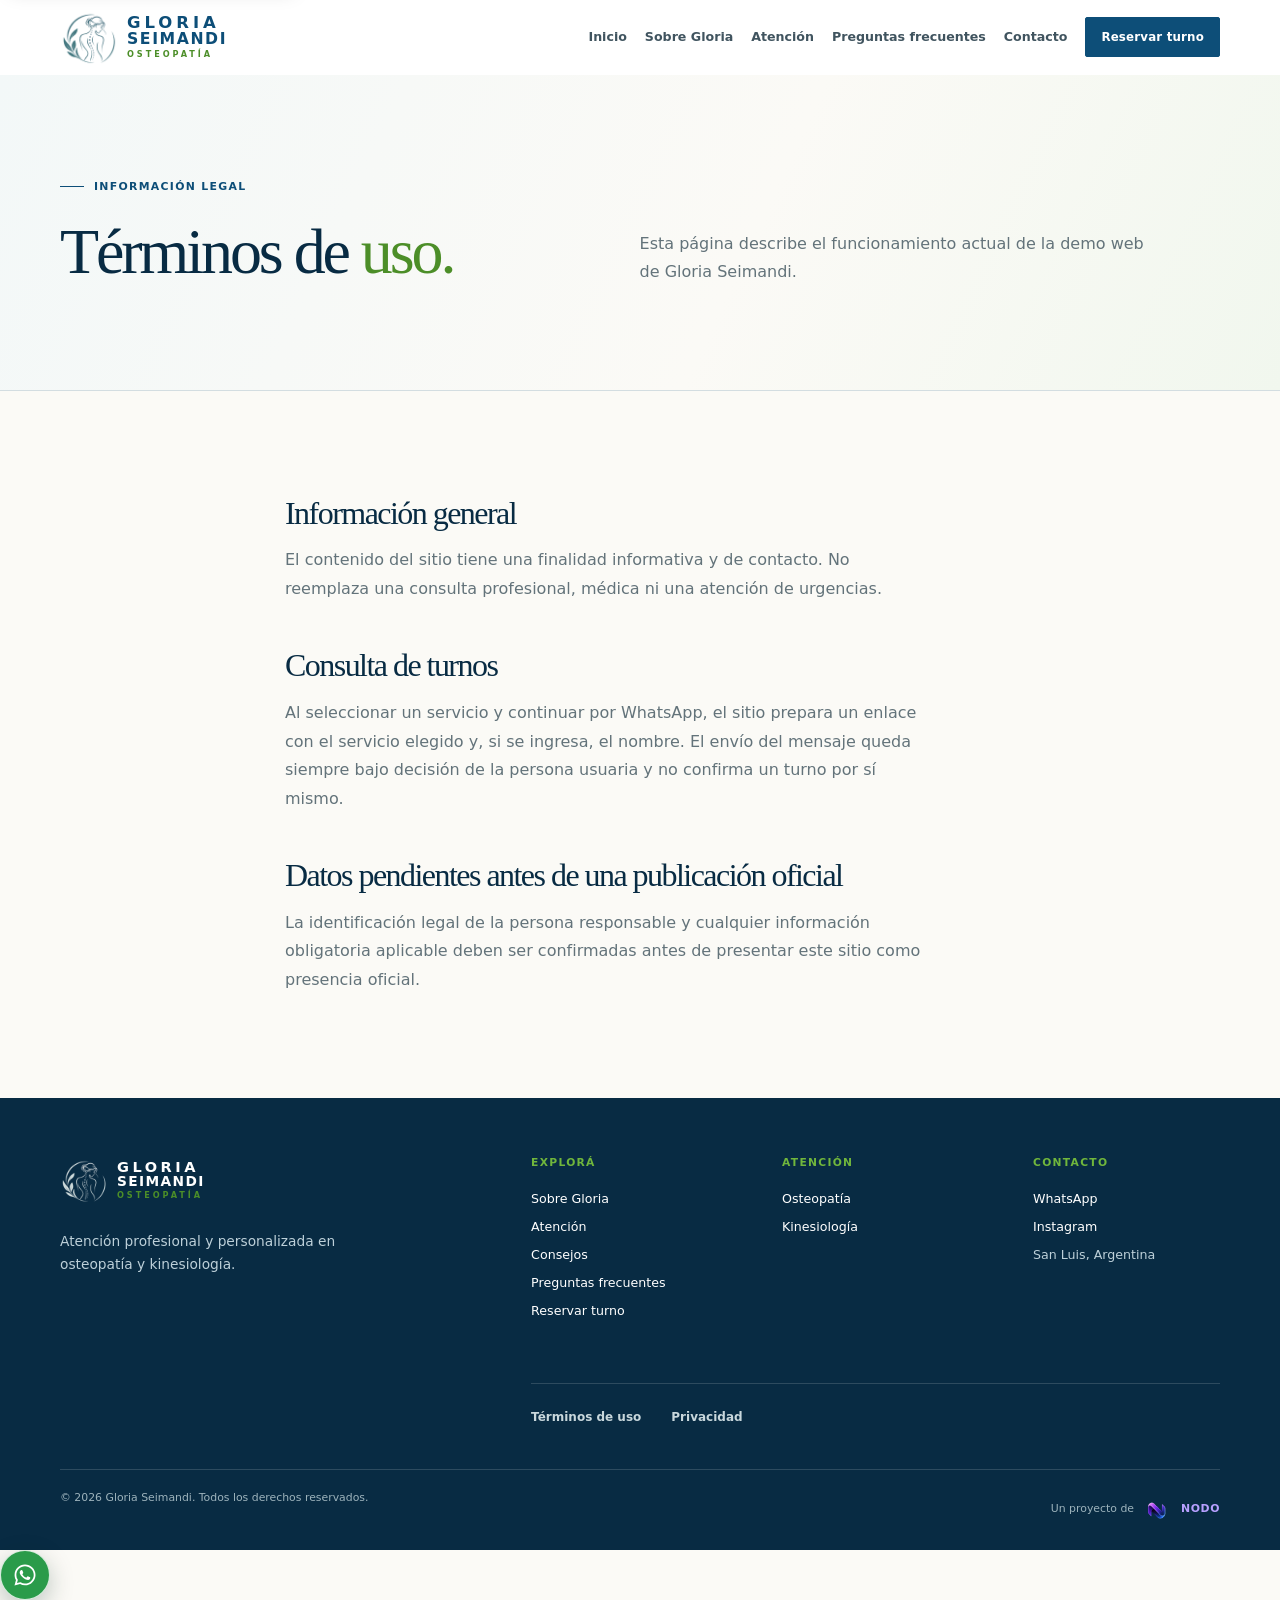
<file: terminos.html>
<!doctype html>
<html lang="es">
  <head>
    <meta charset="UTF-8" />
    <meta name="viewport" content="width=device-width, initial-scale=1.0" />
    <meta name="theme-color" content="#0d4e78" />
    <meta name="description" content="Información legal sobre el uso del sitio web de Gloria Seimandi." />
    <meta name="robots" content="noindex" />
    <title>Términos de uso | Gloria Seimandi</title>
    <link rel="icon" type="image/png" href="assets/logo-osteopatia-96.png" />
    <link rel="stylesheet" href="styles.css" />
  </head>
  <body class="legal-page">
    <a class="skip-link" href="#contenido">Saltar al contenido principal</a>
    <header class="site-header" data-header>
      <div class="page-shell header-content">
        <a class="brand" href="index.html#inicio" aria-label="Gloria Seimandi, inicio"><span class="brand-mark"><img src="assets/logo-osteopatia-header-180.png" srcset="assets/logo-osteopatia-header-120.png 120w, assets/logo-osteopatia-header-180.png 180w" sizes="58px" width="180" height="180" alt="Ilustración de osteopatía de Gloria Seimandi" /></span><span class="brand-copy"><strong>Gloria</strong><span>Seimandi</span><small>Osteopatía</small></span></a>
        <button class="menu-toggle" type="button" aria-controls="main-menu" aria-expanded="false"><span class="visually-hidden">Abrir menú</span><span></span><span></span><span></span></button>
        <nav id="main-menu" class="main-nav" aria-label="Navegación principal"><a href="index.html#inicio">Inicio</a><a href="index.html#sobre-gloria">Sobre Gloria</a><a href="index.html#atencion">Atención</a><a href="index.html#preguntas">Preguntas frecuentes</a><a href="index.html#contacto">Contacto</a><a class="button button-small nav-cta" href="index.html#reservas">Reservar turno</a><div class="menu-contact" aria-label="Canales de contacto"><p>Contacto</p><div><a href="https://wa.me/5492664921564?text=Hola%2C%20quisiera%20realizar%20una%20consulta." target="_blank" rel="noreferrer" aria-label="Escribir por WhatsApp"><svg aria-hidden="true" viewBox="0 0 448 512"><path d="M380.9 97.1C339 55.1 283.2 32 223.9 32c-122.4 0-222 99.6-222 222 0 39.1 10.2 77.3 29.6 111L0 480l117.7-30.9c32.4 17.7 68.9 27 106.1 27h.1c122.3 0 224.1-99.6 224.1-222 0-59.3-25.2-115-67.1-157zm-157 341.6c-33.2 0-65.7-8.9-94-25.7l-6.7-4-69.8 18.3L72 359.2l-4.4-7c-18.5-29.4-28.2-63.3-28.2-98.2 0-101.7 82.8-184.5 184.6-184.5 49.3 0 95.6 19.2 130.4 54.1 34.8 34.9 56.2 81.2 56.1 130.5 0 101.8-84.9 184.6-186.6 184.6zm101.4-138c-5.5-2.8-32.8-16.2-37.9-18-5.1-1.9-8.8-2.8-12.5 2.8s-14.3 18-17.6 21.8c-3.2 3.7-6.5 4.2-12 1.4-32.6-16.3-54-29.1-75.5-66-5.7-9.8 5.7-9.1 16.3-30.3 1.8-3.7.9-6.9-.5-9.7-1.4-2.8-12.5-30.1-17.1-41.2-4.5-10.8-9.1-9.3-12.5-9.5-3.2-.2-6.9-.2-10.6-.2-3.7 0-9.7 1.4-14.8 6.9-5.1 5.6-19.4 19-19.4 46.3s19.9 53.7 22.6 57.4c2.8 3.7 39.1 59.7 94.8 83.8 13.2 5.7 23.5 9.1 31.5 11.7 13.2 4.2 25.2 3.6 34.7 2.2 10.6-1.6 32.8-13.4 37.4-26.4 4.6-13 4.6-24.1 3.2-26.4-1.3-2.5-5-3.9-10.5-6.6z" /></svg><span>WhatsApp</span></a><a href="https://www.instagram.com/gloria_seimandi_/" target="_blank" rel="noreferrer" aria-label="Abrir Instagram de Gloria Seimandi"><svg aria-hidden="true" viewBox="0 0 24 24"><path d="M7 2h10a5 5 0 0 1 5 5v10a5 5 0 0 1-5 5H7a5 5 0 0 1-5-5V7a5 5 0 0 1 5-5Zm0 2a3 3 0 0 0-3 3v10a3 3 0 0 0 3 3h10a3 3 0 0 0 3-3V7a3 3 0 0 0-3-3H7Zm5 3.5A4.5 4.5 0 1 1 7.5 12 4.5 4.5 0 0 1 12 7.5Zm0 2A2.5 2.5 0 1 0 14.5 12 2.5 2.5 0 0 0 12 9.5Zm5.25-3.75a1.25 1.25 0 1 1-1.25 1.25 1.25 1.25 0 0 1 1.25-1.25Z" /></svg><span>Instagram</span></a></div></div></nav>
      </div>
    </header>
    <noscript>
      <style>.menu-toggle { display: none; }</style>
      <nav class="page-shell navigation-fallback" aria-label="Navegación sin JavaScript"><a href="index.html#inicio">Inicio</a><a href="index.html#sobre-gloria">Sobre Gloria</a><a href="index.html#atencion">Atención</a><a href="index.html#preguntas">Preguntas frecuentes</a><a href="index.html#contacto">Contacto</a><a href="index.html#reservas">Reservar turno</a><a href="osteopatia/">Osteopatía</a><a href="kinesiologia/">Kinesiología</a></nav>
    </noscript>
    <main id="contenido" class="legal-main">
      <section class="legal-hero section-space" aria-labelledby="legal-title"><div class="page-shell legal-layout"><div><div class="section-label"><p>Información legal</p></div><h1 id="legal-title">Términos de <em>uso.</em></h1></div><p>Esta página describe el funcionamiento actual de la demo web de Gloria Seimandi.</p></div></section>
      <section class="legal-content section-space"><div class="page-shell legal-copy"><h2>Información general</h2><p>El contenido del sitio tiene una finalidad informativa y de contacto. No reemplaza una consulta profesional, médica ni una atención de urgencias.</p><h2>Consulta de turnos</h2><p>Al seleccionar un servicio y continuar por WhatsApp, el sitio prepara un enlace con el servicio elegido y, si se ingresa, el nombre. El envío del mensaje queda siempre bajo decisión de la persona usuaria y no confirma un turno por sí mismo.</p><h2>Datos pendientes antes de una publicación oficial</h2><p>La identificación legal de la persona responsable y cualquier información obligatoria aplicable deben ser confirmadas antes de presentar este sitio como presencia oficial.</p></div></section>
    </main>
    <footer class="site-footer">
      <div class="page-shell footer-grid"><div class="footer-intro"><a class="brand footer-brand" href="index.html#inicio" aria-label="Volver al inicio de Gloria Seimandi"><span class="brand-mark"><img src="assets/logo-osteopatia-suave-180.png" srcset="assets/logo-osteopatia-suave-120.png 120w, assets/logo-osteopatia-suave-180.png 180w" sizes="58px" width="180" height="180" alt="Ilustración de osteopatía de Gloria Seimandi" /></span><span class="brand-copy"><strong>Gloria</strong><span>Seimandi</span><small>Osteopatía</small></span></a><p>Atención profesional y personalizada en osteopatía y kinesiología.</p></div><nav class="footer-column" aria-label="Explorá"><p class="footer-title">Explorá</p><a href="index.html#sobre-gloria">Sobre Gloria</a><a href="index.html#atencion">Atención</a><a href="consejos/">Consejos</a><a href="index.html#preguntas">Preguntas frecuentes</a><a href="index.html#reservas">Reservar turno</a></nav><nav class="footer-column" aria-label="Áreas de atención"><p class="footer-title">Atención</p><a href="osteopatia/">Osteopatía</a><a href="kinesiologia/">Kinesiología</a></nav><address class="footer-column footer-contact"><p class="footer-title">Contacto</p><a href="https://wa.me/5492664921564?text=Hola%2C%20quisiera%20realizar%20una%20consulta." target="_blank" rel="noreferrer">WhatsApp</a><a href="https://www.instagram.com/gloria_seimandi_/" target="_blank" rel="noreferrer">Instagram</a><span>San Luis, Argentina</span></address><nav class="footer-legal" aria-label="Información legal"><a href="terminos.html">Términos de uso</a><a href="privacidad.html">Privacidad</a></nav></div>
      <div class="page-shell footer-bottom"><span>© <span data-year></span> Gloria Seimandi. Todos los derechos reservados.</span><span class="nodo-credit">Un proyecto de <a href="https://nododigital.com.ar/" target="_blank" rel="noreferrer" aria-label="NODO Digital"><img class="nodo-credit-mark" src="assets/nodo-transparente-96.png" srcset="assets/nodo-transparente-64.png 64w, assets/nodo-transparente-96.png 96w" sizes="38px" width="96" height="96" alt="" /><span>NODO</span></a></span></div>
    </footer>
    <a class="whatsapp-float" href="https://wa.me/5492664921564?text=Hola%20Gloria%2C%20%C2%BFc%C3%B3mo%20est%C3%A1s%3F%20Quer%C3%ADa%20consultarte%20por%20un%20turno." target="_blank" rel="noreferrer" aria-label="Escribir a Gloria por WhatsApp"><svg aria-hidden="true" viewBox="0 0 448 512"><path d="M380.9 97.1C339 55.1 283.2 32 223.9 32c-122.4 0-222 99.6-222 222 0 39.1 10.2 77.3 29.6 111L0 480l117.7-30.9c32.4 17.7 68.9 27 106.1 27h.1c122.3 0 224.1-99.6 224.1-222 0-59.3-25.2-115-67.1-157zm-157 341.6c-33.2 0-65.7-8.9-94-25.7l-6.7-4-69.8 18.3L72 359.2l-4.4-7c-18.5-29.4-28.2-63.3-28.2-98.2 0-101.7 82.8-184.5 184.6-184.5 49.3 0 95.6 19.2 130.4 54.1 34.8 34.9 56.2 81.2 56.1 130.5 0 101.8-84.9 184.6-186.6 184.6zm101.4-138c-5.5-2.8-32.8-16.2-37.9-18-5.1-1.9-8.8-2.8-12.5 2.8s-14.3 18-17.6 21.8c-3.2 3.7-6.5 4.2-12 1.4-32.6-16.3-54-29.1-75.5-66-5.7-9.8 5.7-9.1 16.3-30.3 1.8-3.7.9-6.9-.5-9.7-1.4-2.8-12.5-30.1-17.1-41.2-4.5-10.8-9.1-9.3-12.5-9.5-3.2-.2-6.9-.2-10.6-.2-3.7 0-9.7 1.4-14.8 6.9-5.1 5.6-19.4 19-19.4 46.3s19.9 53.7 22.6 57.4c2.8 3.7 39.1 59.7 94.8 83.8 13.2 5.7 23.5 9.1 31.5 11.7 13.2 4.2 25.2 3.6 34.7 2.2 10.6-1.6 32.8-13.4 37.4-26.4 4.6-13 4.6-24.1 3.2-26.4-1.3-2.5-5-3.9-10.5-6.6z" /></svg><span>WhatsApp</span></a>
    <script src="script.js"></script>
  </body>
</html>
</file>
<file: styles.css>
:root {
  --blue-950: #082b43;
  --blue-800: #0d4e78;
  --blue-600: #236e9e;
  --blue-100: #eaf3f6;
  --green-700: #4c8e28;
  --green-action: #39731d;
  --green-500: #70b63c;
  --green-100: #edf6e7;
  --nodo-violet: #b8a0ff;
  --nodo-violet-hover: #d9ccff;
  --ink: #1b2a31;
  --muted: #63737a;
  --line: rgba(13, 78, 120, .17);
  --warm: #fbfaf6;
  --white: #fff;
  --display: Georgia, 'Times New Roman', serif;
  --sans: Inter, ui-sans-serif, system-ui, -apple-system, BlinkMacSystemFont, "Segoe UI", sans-serif;
  --page: min(1160px, calc(100% - 48px));
  --mobile-menu-offset: 74px;
  --header-height: 74px;
}

* { box-sizing: border-box; }
html { scroll-behavior: smooth; scroll-padding-top: 82px; }
section[id] { scroll-margin-top: calc(var(--header-height) + 16px); }
body { margin: 0; background: var(--warm); color: var(--ink); font-family: var(--sans); font-size: 16px; line-height: 1.55; }
img { display: block; max-width: 100%; }
a { color: inherit; text-decoration: none; }
button { font: inherit; }
a, button, input, summary { touch-action: manipulation; -webkit-tap-highlight-color: rgba(112, 182, 60, .22); }
.page-shell { width: var(--page); margin: 0 auto; }
.visually-hidden { position: absolute; width: 1px; height: 1px; padding: 0; margin: -1px; clip: rect(0, 0, 0, 0); overflow: hidden; white-space: nowrap; border: 0; }
.skip-link { position: fixed; top: 10px; left: 10px; z-index: 100; transform: translateY(-160%); background: var(--white); color: var(--blue-950); padding: 10px 14px; font-weight: 700; box-shadow: 0 8px 20px rgba(0,0,0,.15); }
.skip-link:focus { transform: translateY(0); }

.site-header { position: sticky; top: 0; z-index: 20; background: rgba(255,255,255,.95); backdrop-filter: blur(15px); border-bottom: 1px solid transparent; transition: border-color .2s ease, box-shadow .2s ease; }
.site-header.is-stuck { border-color: rgba(13,78,120,.1); box-shadow: 0 7px 23px rgba(18,52,70,.07); }
.header-content { height: 74px; display: flex; align-items: center; justify-content: space-between; gap: 30px; }
.brand { display: inline-flex; align-items: center; gap: 9px; flex-shrink: 0; }
.brand-mark { width: 58px; height: 58px; display: grid; place-items: center; flex: 0 0 auto; }
.brand-mark img { width: 100%; height: 100%; object-fit: contain; }
.brand-copy { display: grid; line-height: .85; color: var(--blue-800); text-transform: uppercase; letter-spacing: .08em; }
.brand-copy strong { font-size: 1.03rem; letter-spacing: .24em; font-weight: 800; }
.brand-copy > span { margin-top: 2px; font-size: .98rem; letter-spacing: .1em; font-weight: 800; }
.brand-copy small { margin-top: 5px; color: var(--green-700); font-size: .51rem; letter-spacing: .36em; font-weight: 800; }
.main-nav { display: flex; align-items: center; gap: clamp(12px, 1.4vw, 22px); color: #40545f; font-size: .79rem; font-weight: 700; line-height: 1.2; }
.main-nav > a:not(.button) { position: relative; white-space: nowrap; }
.main-nav > a:not(.button)::after { content: ''; position: absolute; left: 0; bottom: -7px; width: 100%; height: 2px; transform: scaleX(0); transform-origin: right; background: var(--green-500); transition: transform .22s ease; }
.main-nav > a:not(.button):hover::after, .main-nav > a:not(.button):focus-visible::after, .main-nav > a[aria-current]::after { transform: scaleX(1); transform-origin: left; }
.main-nav > a[aria-current] { color: var(--green-action); }
.navigation-fallback { display: none; }
.menu-contact { display: none; }
.button { display: inline-flex; min-height: 51px; align-items: center; justify-content: center; gap: 18px; padding: 0 25px; border: 1px solid var(--blue-800); border-radius: 2px; color: var(--white); background: var(--blue-800); font-size: .82rem; font-weight: 800; letter-spacing: .015em; line-height: 1.2; transition: transform .2s ease, background .2s ease, box-shadow .2s ease; }
.button:hover { transform: translateY(-2px); background: var(--blue-950); box-shadow: 0 9px 20px rgba(8,43,67,.18); }
.button span { font-size: 1.17rem; line-height: 0; }
.button-small { min-height: 40px; padding: 0 15px; font-size: .74rem; }
.menu-toggle { position: relative; display: none; border: 0; background: transparent; padding: 8px 0 8px 10px; cursor: pointer; }
.menu-toggle > span:not(.visually-hidden) { position: absolute; top: 50%; left: 50%; display: block; width: 25px; height: 2px; margin: 0; background: var(--blue-950); transform-origin: center; transition: transform .2s ease, opacity .2s ease; }

.hero { position: relative; isolation: isolate; overflow: clip; min-height: 600px; background: var(--warm); }
.hero-layout { position: relative; z-index: 1; display: grid; grid-template-columns: minmax(0, 1fr); align-items: center; min-height: 600px; gap: clamp(36px, 5vw, 60px); padding: 42px 0; }
.hero-background { position: absolute; z-index: 0; inset: 0; overflow: clip; pointer-events: none; user-select: none; }
.hero-waves { position: absolute; right: 0; bottom: 0; width: 100%; height: 100%; }
.hero .wave-reading-mobile { display: none; }
.hero-copy { justify-self: center; width: min(100%, 720px); padding: 0; text-align: center; }
.eyebrow { display: flex; align-items: center; gap: 9px; margin: 0 0 18px; color: var(--blue-800); font-size: .72rem; font-weight: 800; letter-spacing: .14em; text-transform: uppercase; }
.eyebrow > span { width: 25px; height: 2px; background: var(--green-500); }
.hero .eyebrow { justify-content: flex-start; text-align: left; }
h1, h2, h3, p { margin-top: 0; }
h1, h2 { text-wrap: balance; }
h1, h2 { font-family: var(--display); font-weight: 400; letter-spacing: -.048em; text-wrap: balance; }
h1 { max-width: 600px; margin-bottom: 18px; color: var(--blue-950); font-size: clamp(2.9rem, 5vw, 4.7rem); line-height: 1.02; }
.hero h1 { max-width: 720px; margin-inline: auto; }
h1 em, h2 em { color: var(--green-700); font-style: normal; font-weight: 400; }
.hero-intro { max-width: 560px; margin-inline: auto; margin-bottom: 24px; color: #4e626c; font-size: .98rem; line-height: 1.7; }
.hero-actions { display: flex; align-items: center; justify-content: center; gap: 24px; flex-wrap: wrap; }
.text-link { display: inline-flex; align-items: center; gap: 9px; color: var(--blue-800); font-size: .84rem; font-weight: 800; line-height: 1.25; }
.text-link span { font-size: 1.17rem; transition: transform .2s ease; }
.text-link:hover span { transform: translateX(4px); }
.hero-note { display: block; max-width: 500px; margin: 25px auto 0; color: var(--muted); font-size: .73rem; font-weight: 600; text-wrap: balance; }
.note-dot { width: 8px; height: 8px; border: 2px solid var(--green-500); border-radius: 50%; }
.hero-note .note-dot { display: inline-block; margin-right: 8px; vertical-align: middle; }
.hero-visual { justify-self: end; width: min(100%, 600px); }
.image-shape { position: relative; aspect-ratio: 1.35 / 1; overflow: hidden; border-radius: 22px 22px 4px 4px; box-shadow: 10px 12px 0 rgba(112,182,60,.14); }
.image-shape::after { content: ''; position: absolute; inset: 0; background: linear-gradient(155deg, rgba(5,47,63,.07), transparent 40%); pointer-events: none; }
.image-shape img { width: 100%; height: 100%; object-fit: cover; object-position: 58% center; }

.section-space { padding: 104px 0; }
.about { border-top: 1px solid var(--line); background: var(--warm); }
.about-layout { width: min(var(--page), 1058px); display: grid; grid-template-columns: minmax(280px, 320px) minmax(0, 600px); justify-content: center; column-gap: clamp(50px, 8vw, 98px); align-items: start; }
.section-label { display: flex; align-items: center; height: min-content; color: var(--blue-800); font-size: .68rem; font-weight: 800; letter-spacing: .12em; text-transform: uppercase; white-space: nowrap; }
.section-label p { margin: 0; }
.section-label p::before { content: ''; display: inline-block; width: 24px; height: 1px; margin: 0 10px 3px 0; background: currentColor; }
.about-profile { grid-column: 1; display: grid; gap: 0; }
.about-content { grid-column: 2; max-width: 600px; }
.services-heading h2, .faq-intro h2, .appointment h2, .contact h2 { margin-bottom: 0; color: var(--blue-950); font-size: clamp(2.4rem, 4.2vw, 4rem); line-height: 1.05; }
.about-heading .section-label { margin-bottom: 16px; }
.about-heading h2 { max-width: 580px; margin: 0; color: var(--blue-950); font-size: clamp(2.25rem, 3.1vw, 3rem); line-height: 1.1; }
.about-heading .about-name { margin: 16px 0 0; color: var(--blue-800); font-family: var(--sans); font-size: 1rem; font-weight: 600; line-height: 1.4; }
.about-portrait { width: min(100%, 320px); margin: 0; }
.about-portrait img { width: 100%; height: auto; aspect-ratio: 4 / 5; object-fit: cover; object-position: center; border: 1px solid rgba(13,78,120,.14); }
.about-details { margin-top: 28px; }
.about-details .lead { max-width: 530px; margin-bottom: 25px; color: var(--blue-800); font-family: var(--display); font-size: clamp(1.3rem, 2vw, 1.6rem); line-height: 1.33; }
.credentials { display: grid; gap: 8px; max-width: 540px; margin: 30px 0 25px; padding: 0; list-style: none; }
.credentials li { display: flex; min-height: 50px; align-items: center; padding: 12px 16px; border: 1px solid rgba(13,78,120,.16); color: var(--blue-800); background: rgba(255,255,255,.52); font-size: .84rem; font-weight: 750; line-height: 1.35; }
.about-trajectory { display: grid; gap: 2px; width: min(100%, 320px); margin: 0; padding: 12px 15px 11px; border: 0; color: var(--white); background: var(--blue-800); box-shadow: inset 0 2px 0 var(--green-500); }
.trajectory-value { margin: 0; color: var(--white); font-family: var(--display); font-size: clamp(2.35rem, 3.4vw, 2.8rem); font-weight: 400; letter-spacing: -.055em; line-height: .9; }
.trajectory-value span { color: var(--green-500); font-size: .52em; letter-spacing: -.015em; }
.trajectory-description { margin: 0; color: #d5edf4; font-size: .68rem; font-weight: 800; letter-spacing: .025em; line-height: 1.3; }
.about-availability { margin-top: 24px; }
.about-availability .button { min-height: 46px; }

.services { color: var(--white); background: var(--blue-950); }
.section-label-light { color: #d5edf4; }
.services-heading { display: grid; grid-template-columns: minmax(0, 1fr) minmax(220px, .6fr); align-items: end; gap: 28px; }
.services-heading .section-label { grid-column: 1 / -1; }
.services-heading h2 { margin: 0; color: var(--white); }
.services-heading h2 em { color: var(--green-500); }
.services-heading > p { max-width: 290px; margin: 0 0 4px; color: #bdd0d9; font-size: .92rem; line-height: 1.7; }
.service-list { margin-top: 60px; border-top: 1px solid rgba(255,255,255,.22); }
.service-item { display: grid; grid-template-columns: minmax(0, 1fr) auto; gap: clamp(28px, 5vw, 72px); align-items: center; min-height: 0; padding: 34px 0; border-bottom: 1px solid rgba(255,255,255,.22); transition: background-color .2s ease; }
.service-item h3 { margin: 0 0 7px; color: var(--white); font-family: var(--display); font-size: 2rem; font-weight: 400; letter-spacing: -.025em; line-height: 1.1; text-wrap: balance; transition: color .2s ease; }
.service-item p { max-width: 540px; margin: 0; color: #c7d8df; font-size: .9rem; }
.service-actions { display: flex; align-items: center; justify-content: flex-end; gap: 18px; flex-wrap: wrap; }
.service-link { color: #d5edf4; font-size: .8rem; font-weight: 800; text-decoration: underline; text-decoration-color: rgba(213,237,244,.55); text-underline-offset: 5px; }
.service-link:hover { color: var(--green-500); text-decoration-color: currentColor; }
.button-service { min-height: 44px; padding: 0 17px; border-color: var(--green-action); color: var(--white); background: var(--green-action); font-size: .76rem; }
.button-service:hover { background: #2e6017; }
@media (hover: hover) and (pointer: fine) {
  .service-item:hover { background: rgba(112, 182, 60, .1); }
  .service-item:hover h3 { color: var(--green-500); }
}
@media (hover: none), (pointer: coarse) {
  .service-item:active { background: rgba(112, 182, 60, .1); }
  .service-item:active h3 { color: var(--green-500); }
}

.appointment { background: #f0f6ee; }
.appointment-layout { display: grid; grid-template-columns: minmax(0, .92fr) minmax(330px, .78fr); max-width: 920px; gap: clamp(42px, 8vw, 92px); align-items: center; margin: 0 auto; }
.appointment h2 { max-width: 470px; margin-bottom: 0; }
.appointment-copy > p:not(.eyebrow) { max-width: 430px; margin: 18px 0 0; color: var(--muted); }
.appointment .section-label { margin-bottom: 19px; }
.booking-form { display: grid; gap: 24px; width: 100%; max-width: 410px; margin: 0; padding-left: 29px; border-left: 1px solid rgba(13,78,120,.24); }
.booking-step { display: grid; gap: 10px; }
.booking-step[hidden] { display: none; }
.booking-progress { display: none; margin: 0; color: var(--blue-800); font-size: .75rem; font-weight: 800; }
.booking-step-title { margin: 0 0 2px; color: var(--blue-800); font-family: var(--display); font-size: 1.35rem; line-height: 1.15; }
.booking-form fieldset { min-width: 0; margin: 0; padding: 0; border: 0; }
.booking-form legend, .booking-name, .booking-comment label { display: block; margin-bottom: 8px; color: var(--blue-950); font-size: .8rem; font-weight: 800; }
.booking-name, .booking-comment label { margin-top: 0; }
.booking-name span { color: var(--green-700); }
.booking-comment label span { color: var(--muted); font-weight: 600; }
.booking-help, .booking-error { margin: 0; font-size: .76rem; line-height: 1.5; }
.booking-help { color: var(--muted); }
.booking-error { color: #8a321f; font-weight: 700; }
.booking-options { display: grid; grid-template-columns: repeat(2, minmax(0, 1fr)); gap: 10px; }
.booking-options label { display: flex; min-height: 54px; align-items: center; gap: 10px; padding: 10px 13px; border: 1px solid rgba(13,78,120,.28); color: var(--blue-950); background: rgba(255,255,255,.66); cursor: pointer; font-size: .88rem; font-weight: 750; transition: border-color .2s ease, background .2s ease, box-shadow .2s ease; }
.booking-options label:last-child { grid-column: 1 / -1; min-height: 50px; }
.booking-options input { width: 17px; height: 17px; margin: 0; accent-color: var(--green-700); }
.booking-options label:has(input:checked) { border-color: var(--green-700); background: var(--white); box-shadow: inset 0 0 0 1px var(--green-700); }
.booking-options label:hover { border-color: var(--green-700); }
.booking-options label:has(input:focus-visible) { outline: 3px solid #80c948; outline-offset: 2px; }
.booking-name-input, .booking-comment textarea { width: 100%; border: 1px solid rgba(13,78,120,.28); border-radius: 0; color: var(--ink); background: var(--white); font: inherit; }
.booking-name-input { min-height: 48px; padding: 0 13px; }
.booking-comment textarea { min-height: 96px; padding: 11px 13px; resize: vertical; }
.booking-name-input:focus-visible, .booking-comment textarea:focus-visible { outline: 3px solid #80c948; outline-offset: 2px; }
.booking-actions { display: flex; align-items: center; gap: 17px; margin-top: 4px; }
.booking-form .button-green { width: max-content; margin-top: 0; }
.booking-continue, .booking-back { display: none; }
.booking-back { padding: 0; border: 0; color: var(--blue-800); background: transparent; font: inherit; font-size: .84rem; font-weight: 750; text-decoration: underline; text-underline-offset: 3px; cursor: pointer; }
.booking-back:hover { color: var(--green-700); }
.booking-back:focus-visible { outline: 3px solid #80c948; outline-offset: 3px; }
.booking-no-script { margin: 0; color: var(--muted); font-size: .82rem; line-height: 1.6; }
.booking-no-script a { color: var(--blue-800); font-weight: 800; }
.button-green { margin-top: 13px; border-color: var(--green-action); background: var(--green-action); }
.button-green:hover { background: #2e6017; }

.service-page-main { overflow: clip; }
.detail-hero { background: linear-gradient(115deg, #f3f8f8 0%, var(--warm) 58%, #f1f7ee 100%); }
.detail-hero-layout { max-width: 760px; }
.back-link { display: inline-block; margin-bottom: 30px; color: var(--blue-800); font-size: .79rem; font-weight: 800; text-decoration: underline; text-decoration-color: rgba(13,78,120,.38); text-underline-offset: 5px; }
.back-link:hover { color: var(--green-700); text-decoration-color: currentColor; }
.detail-hero h1 { max-width: 690px; margin: 0 0 9px; font-size: clamp(3rem, 5.4vw, 5rem); }
.detail-tagline { max-width: 580px; margin: 0 0 16px; color: var(--green-700); font-family: var(--display); font-size: clamp(1.4rem, 2.2vw, 1.9rem); line-height: 1.18; }
.detail-intro { max-width: 550px; margin: 0 0 28px; color: var(--muted); font-size: 1rem; line-height: 1.72; }
.detail-layout { display: grid; grid-template-columns: minmax(260px, .8fr) minmax(0, 1fr); gap: clamp(40px, 9vw, 145px); }
.detail-heading h2, .detail-cta h2 { margin: 22px 0 0; color: var(--blue-950); font-size: clamp(2.3rem, 4vw, 3.7rem); line-height: 1.08; }
.detail-copy { max-width: 610px; }
.detail-copy p { color: #50626a; font-size: .98rem; line-height: 1.78; }
.detail-copy p + p { margin-top: 18px; }
.detail-situations { display: grid; gap: 11px; margin: 21px 0 0; padding-left: 20px; color: #50626a; font-size: .96rem; line-height: 1.65; }
.detail-situations li::marker { color: var(--green-700); }
.detail-content-alt { background: #f0f6ee; }
.service-page-main .detail-content { padding-block: clamp(68px, 7vw, 92px); }
.service-cross-nav { padding: clamp(54px, 6vw, 76px) 0; border-top: 1px solid var(--line); }
.service-cross-nav-layout { display: grid; grid-template-columns: minmax(260px, .8fr) minmax(0, 1fr); gap: clamp(40px, 9vw, 145px); align-items: end; }
.service-cross-nav h2 { margin: 20px 0 0; color: var(--blue-950); font-size: clamp(2rem, 3.2vw, 3rem); line-height: 1.08; }
.service-cross-nav-layout > div:last-child > p { max-width: 550px; margin: 0; color: var(--muted); line-height: 1.72; }
.service-cross-nav .text-link { margin-top: 14px; }
.detail-faq { border-top: 1px solid var(--line); }
.detail-faq-layout { display: grid; grid-template-columns: minmax(260px, .8fr) minmax(0, 1fr); gap: clamp(40px, 9vw, 145px); }
.detail-faq-list { margin: 0; }
.detail-cta { color: var(--white); background: var(--blue-950); }
.detail-cta .section-label { color: #d5edf4; }
.detail-cta h2 { max-width: 640px; color: var(--white); }
.detail-cta h2 em { color: var(--green-500); }
.detail-cta-layout { display: grid; grid-template-columns: minmax(0, 1fr) auto; gap: 36px; align-items: end; }
.detail-cta p { max-width: 680px; margin: 20px 0 0; color: #bdd0d9; line-height: 1.72; }
.detail-cta .button-green { margin: 0; white-space: nowrap; }

.legal-hero { background: linear-gradient(115deg, #f3f8f8 0%, var(--warm) 58%, #f1f7ee 100%); }
.legal-layout { display: grid; grid-template-columns: minmax(260px, .8fr) minmax(0, 1fr); gap: clamp(40px, 9vw, 145px); align-items: end; }
.legal-layout h1 { margin: 22px 0 0; color: var(--blue-950); font-size: clamp(3rem, 5vw, 4.8rem); line-height: 1.06; }
.legal-layout > p { max-width: 510px; margin: 0; color: var(--muted); line-height: 1.75; }
.legal-content { border-top: 1px solid var(--line); }
.legal-copy { max-width: 710px; }
.legal-copy h2 { margin: 0; color: var(--blue-950); font-size: clamp(1.65rem, 2.5vw, 2.25rem); line-height: 1.15; }
.legal-copy h2:not(:first-child) { margin-top: 44px; }
.legal-copy p { max-width: 650px; margin: 15px 0 0; color: var(--muted); line-height: 1.78; }

.faq { border-top: 1px solid var(--line); }
.faq-layout { display: grid; grid-template-columns: minmax(290px,.84fr) 1fr; gap: min(10vw, 140px); }
.faq-intro h2 { margin: 30px 0 21px; }
.faq-intro > p { max-width: 395px; color: var(--muted); }
.faq-intro .text-link { margin-top: 18px; }
.faq-list { border-top: 1px solid var(--line); }
.faq-list details { border-bottom: 1px solid var(--line); }
.faq-list summary { display: flex; align-items: center; justify-content: space-between; gap: 20px; padding: 21px 0; color: var(--blue-950); cursor: pointer; font-size: .99rem; font-weight: 800; list-style: none; }
.faq-list summary::-webkit-details-marker { display: none; }
.faq-list summary span { position: relative; width: 19px; height: 19px; flex: 0 0 auto; }
.faq-list summary span::before, .faq-list summary span::after { content: ''; position: absolute; top: 9px; left: 2px; width: 15px; height: 1.5px; background: var(--green-700); transition: transform .2s ease; }
.faq-list summary span::after { transform: rotate(90deg); }
.faq-list details[open] summary span::after { transform: rotate(0); }
.faq-list details p { max-width: 625px; margin: -1px 35px 22px 0; color: var(--muted); font-size: .9rem; line-height: 1.7; }

.contact { color: var(--white); background: var(--blue-800); }
.contact-layout { display: grid; grid-template-columns: 1fr .85fr; gap: 100px; align-items: center; }
.contact h2 { margin-bottom: 20px; color: var(--white); }
.contact h2 em { color: var(--green-500); }
.contact-copy > p:not(.eyebrow) { max-width: 430px; margin-bottom: 25px; color: #d2e2e8; }
.button-white { color: var(--blue-800); border-color: var(--white); background: var(--white); }
.button-white:hover { color: var(--white); background: var(--blue-950); }
.contact-details { margin: 0; padding: 4px 0; border-top: 1px solid rgba(255,255,255,.3); font-style: normal; }
.contact-details > * { display: block; padding: 18px 0; border-bottom: 1px solid rgba(255,255,255,.3); }
.contact-details span { display: block; margin-bottom: 3px; color: #c7e0e9; font-size: .66rem; font-style: normal; font-weight: 800; letter-spacing: .13em; text-transform: uppercase; }
.contact-details strong { font-family: var(--display); font-size: 1.3rem; font-weight: 400; letter-spacing: -.015em; }
.contact-details a:hover strong { color: var(--green-500); }
.site-footer { color: #c8d7dc; background: var(--blue-950); }
.footer-grid { display: grid; grid-template-columns: minmax(245px, 1.35fr) repeat(3, minmax(120px, .62fr)); gap: clamp(28px, 5vw, 72px); padding: 58px 0 42px; }
.footer-intro > p { max-width: 285px; margin: 18px 0 0; color: #bdd0d9; font-size: .86rem; line-height: 1.65; }
.footer-brand .brand-mark { width: 48px; height: 48px; padding: 0; background: transparent; border-radius: 0; }
.footer-brand .brand-copy strong { font-size: .91rem; }
.footer-brand .brand-copy > span { font-size: .86rem; }
.footer-brand .brand-copy { color: var(--white); }
.footer-column { display: grid; align-content: start; gap: 11px; font-size: .79rem; font-style: normal; line-height: 1.35; }
.footer-title { margin: 0 0 8px; color: var(--green-500); font-size: .67rem; font-weight: 800; letter-spacing: .12em; text-transform: uppercase; }
.footer-column a { width: fit-content; color: var(--white); }
.footer-column a:hover { color: var(--green-500); }
.footer-column a[aria-current] { text-decoration: underline; text-underline-offset: 4px; }
.footer-column span { color: #bdd0d9; }
.footer-legal { grid-column: 2 / -1; display: flex; gap: 30px; padding-top: 24px; border-top: 1px solid rgba(255,255,255,.15); font-size: .75rem; font-weight: 700; }
.footer-legal a:hover { color: var(--green-500); }
.footer-bottom { display: flex; justify-content: space-between; gap: 20px; padding: 21px 0; border-top: 1px solid rgba(255,255,255,.15); color: #9db3bc; font-size: .68rem; line-height: 1.35; }
.nodo-credit, .nodo-credit a { display: inline-flex; align-items: center; }
.nodo-credit { gap: 5px; }
.nodo-credit a { gap: 4px; color: var(--nodo-violet); font-weight: 800; letter-spacing: .055em; }
.nodo-credit a:hover { color: var(--nodo-violet-hover); }
.nodo-credit-mark { width: 38px; height: 38px; object-fit: contain; }
.whatsapp-contact { position: fixed; z-index: 16; right: max(28px, env(safe-area-inset-right)); bottom: max(30px, env(safe-area-inset-bottom)); display: grid; justify-items: end; gap: 10px; pointer-events: none; }
.whatsapp-assist { position: absolute; right: var(--whatsapp-assist-right, 0px); bottom: var(--whatsapp-assist-bottom, calc(100% + 10px)); width: min(264px, calc(100vw - 56px)); overflow: hidden; border-radius: 18px; color: var(--blue-950); background: #fffefa; box-shadow: 0 10px 26px rgba(7,45,32,.16); opacity: 1; transform: translateY(0); transition: opacity .2s ease, transform .2s ease, visibility 0s linear; pointer-events: auto; }
.whatsapp-assist > a { display: grid; gap: 4px; padding: 12px 39px 12px 15px; color: inherit; font-size: .76rem; line-height: 1.38; }
.whatsapp-assist > a > span { color: var(--blue-950); font-weight: 400; }
.whatsapp-assist > a > strong { color: var(--blue-800); font-size: .73rem; font-weight: 500; line-height: 1.35; }
.whatsapp-assist > a:hover > strong { text-decoration: underline; text-underline-offset: 3px; }
.whatsapp-assist-close { position: absolute; z-index: 1; top: 4px; right: 4px; display: grid; width: 32px; min-height: 32px; place-items: center; border: 0; border-radius: 50%; color: var(--blue-800); background: transparent; cursor: pointer; }
.whatsapp-assist-close:hover { background: rgba(13,78,120,.08); }
.whatsapp-assist-close span { font-size: 1.1rem; font-weight: 400; line-height: 1; }
.whatsapp-assist.is-dismissed { display: none; }
.whatsapp-assist.is-obstructed, .whatsapp-float.is-obstructed { visibility: hidden; opacity: 0; pointer-events: none; transition: none; }
.menu-is-open .whatsapp-contact { visibility: hidden; opacity: 0; transform: translateY(8px); pointer-events: none; transition: opacity .2s ease, transform .2s ease, visibility 0s linear .2s; }
.whatsapp-float { position: relative; top: calc(-1 * var(--whatsapp-circle-lift, 0px)); display: inline-flex; width: 50px; height: 50px; align-items: center; justify-content: center; border: 1px solid rgba(255,255,255,.8); border-radius: 50%; color: var(--white); background: #2a9b4a; box-shadow: 0 8px 24px rgba(7,45,32,.25); transition: transform .2s ease, background .2s ease, opacity .2s ease, visibility 0s linear; pointer-events: auto; }
.whatsapp-float:hover { background: #167b33; transform: translateY(-3px); }
.whatsapp-float svg { width: 24px; height: 24px; fill: currentColor; }
.whatsapp-float span { display: none; }

:focus-visible { outline: 3px solid #80c948; outline-offset: 4px; }

@media (max-width: 960px) {
  :root { --page: min(100% - 40px, 760px); }
  .site-header { backdrop-filter: none; }
  .brand, .menu-toggle { position: relative; z-index: 2; }
  .menu-toggle { display: grid; width: 44px; min-height: 44px; place-content: center; padding: 6px; }
  .main-nav { position: fixed; inset: 0; z-index: 1; display: grid; align-content: start; gap: 0; padding: calc(var(--mobile-menu-offset) + 20px) 20px calc(28px + env(safe-area-inset-bottom)); overflow-y: auto; overscroll-behavior: contain; background: var(--white); opacity: 0; visibility: hidden; pointer-events: none; transform: translateY(-10px); transition: opacity .2s ease, transform .2s ease, visibility 0s linear .2s; }
  .main-nav.is-open { opacity: 1; visibility: visible; pointer-events: auto; transform: translateY(0); transition: opacity .2s ease, transform .2s ease, visibility 0s linear; }
  .main-nav > a:not(.button) { min-height: 54px; display: flex; align-items: center; padding: 14px 0; border-bottom: 1px solid var(--line); }
  .main-nav > a:not(.button)::after { display: none; }
  .navigation-fallback { display: flex; flex-wrap: wrap; gap: 4px 18px; padding-block: 10px; }
  .navigation-fallback a { display: inline-flex; min-height: 44px; align-items: center; color: var(--blue-800); font-size: .84rem; text-decoration: underline; }
  .nav-cta { width: 100%; margin-top: 20px; }
  .menu-contact { display: grid; gap: 9px; margin-top: 24px; padding-top: 19px; border-top: 1px solid var(--line); }
  .menu-contact > p { margin: 0; color: var(--muted); font-size: .68rem; font-weight: 800; letter-spacing: .1em; text-transform: uppercase; }
  .menu-contact > div { display: flex; gap: 8px; flex-wrap: wrap; }
  .menu-contact a { display: inline-flex; min-height: 44px; align-items: center; gap: 8px; padding: 0 13px; border: 1px solid rgba(13,78,120,.2); border-radius: 999px; color: var(--blue-800); font-size: .82rem; font-weight: 750; transition: border-color .2s ease, color .2s ease, background .2s ease; }
  .menu-contact a:hover, .menu-contact a:focus-visible { border-color: var(--green-700); color: var(--green-700); background: var(--green-100); }
  .menu-contact svg { width: 17px; height: 17px; fill: currentColor; }
  .menu-toggle > span:nth-child(2) { transform: translate(-50%, -8px); }
  .menu-toggle > span:nth-child(3) { transform: translate(-50%, -50%); }
  .menu-toggle > span:nth-child(4) { transform: translate(-50%, 6px); }
  .menu-toggle[aria-expanded="true"] > span:nth-child(2) { transform: translate(-50%, -50%) rotate(45deg); }
  .menu-toggle[aria-expanded="true"] > span:nth-child(3) { opacity: 0; transform: translate(-50%, -50%); }
  .menu-toggle[aria-expanded="true"] > span:nth-child(4) { transform: translate(-50%, -50%) rotate(-45deg); }
  .hero { min-height: auto; }
  .hero .wave-reading-desktop { display: none; }
  .hero .wave-reading-mobile { display: block; }
  .hero-layout { grid-template-columns: minmax(0, 1fr); min-height: auto; gap: 36px; padding: 52px 0; }
  .hero-copy { padding-left: 0; }
  .hero-visual { justify-self: center; width: min(100%, 650px); }
  .services-heading { grid-template-columns: 1fr 1fr; }
  .services-heading .section-label { grid-column: 1 / -1; }
  .detail-layout, .legal-layout { gap: 60px; }
  .service-cross-nav-layout { gap: 60px; }
  .faq-layout, .contact-layout { gap: 60px; }
}

@media (min-width: 681px) and (max-width: 960px) {
  .about-layout { grid-template-columns: minmax(220px, 260px) minmax(0, 1fr); column-gap: 32px; }
  .about-heading h2 { font-size: 2rem; }
  .about-details { margin-top: 20px; }
}

@media (max-width: 680px) {
  :root { --page: calc(100% - 32px); --mobile-menu-offset: 56px; --header-height: 56px; }
  html { scroll-padding-top: 66px; }
  .header-content { height: 56px; }
  .site-header .brand { min-height: 44px; gap: 8px; }
  .site-header .brand-mark { width: 40px; height: 40px; }
  .site-header .brand-copy strong { font-size: .85rem; }
  .site-header .brand-copy > span { font-size: .8rem; }
  .site-header .brand-copy small { margin-top: 4px; font-size: .48rem; }
  .hero-layout { gap: 24px; padding: 38px 0 40px; }
  .hero-copy { padding-right: 0; }
  h1 { margin-bottom: 15px; font-size: clamp(2.25rem, 10.5vw, 2.9rem); line-height: 1.04; }
  .hero .eyebrow { gap: 8px; margin-bottom: 18px; font-size: .69rem; letter-spacing: .1em; }
  .hero h1 { margin-bottom: 18px; font-size: clamp(2.25rem, 9.6vw, 2.7rem); line-height: 1.08; }
  .hero-intro { max-width: 38ch; margin-bottom: 24px; font-size: .97rem; line-height: 1.6; }
  .hero-actions { align-items: center; gap: 16px; flex-direction: row; flex-wrap: nowrap; }
  .hero-actions > a { flex: 0 0 auto; white-space: nowrap; }
  .hero-actions .button { min-height: 46px; padding-inline: 16px; }
  .hero-actions .text-link { min-height: 46px; padding: 0 4px; }
  .button { min-height: 49px; padding: 0 20px; }
  .image-shape { aspect-ratio: 1.35 / 1; border-radius: 18px 18px 3px 3px; }
  .image-shape img { object-position: 58% center; }
  .hero-note { display: none; }
  .section-space { padding: 72px 0; }
  .section-label { font-size: .63rem; }
  .faq-intro h2, .appointment h2, .contact h2 { font-size: clamp(2rem, 9.5vw, 2.7rem); }
  .about, .services { padding-block: 52px; }
  /* Editorial phone layout: one portrait/trajectory unit beside the introduction. */
  .about-layout {
    --about-portrait-width: clamp(112px, 32vw, 140px);
    grid-template-columns: var(--about-portrait-width) minmax(0, 1fr);
    grid-template-rows: auto auto min-content minmax(0, 1fr) auto auto;
    grid-template-areas: "label label" "title title" "portrait name" "portrait intro" "credentials credentials" "cta cta";
    gap: 0 16px;
  }
  .about-content, .about-heading, .about-details { display: contents; }
  .about-profile { grid-area: portrait; grid-template-columns: minmax(0, 1fr); min-width: 0; }
  .about-heading .section-label { grid-area: label; margin: 0 0 16px; }
  .about-heading h2 { grid-area: title; margin-bottom: 16px; font-size: clamp(1.65rem, 6.8vw, 1.95rem); line-height: 1.14; }
  .about-heading .about-name { grid-area: name; align-self: start; margin: 0 0 10px; font-size: 1rem; }
  .about-portrait, .about-trajectory { width: 100%; }
  .about-trajectory { gap: 3px; padding: 9px 8px 8px; }
  .about .trajectory-value { font-size: 1.75rem; }
  .about .trajectory-description { font-size: .65rem; overflow-wrap: anywhere; }
  .about-details .lead { grid-area: intro; margin: 0; font-size: 1rem; line-height: 1.5; }
  .about .credentials { grid-area: credentials; max-width: none; margin: 16px 0; }
  .credentials li { min-height: 48px; padding: 11px 14px; font-size: .82rem; }
  .about-availability { grid-area: cta; margin: 0; }
  .services-heading, .faq-layout, .contact-layout { grid-template-columns: 1fr; gap: 27px; }
  .services-heading { gap: 18px; }
  .services-heading h2 { font-size: clamp(1.8rem, 7.5vw, 2.15rem); line-height: 1.1; }
  .services-heading > p { max-width: none; margin: 0; font-size: .875rem; line-height: 1.55; }
  .service-list { margin-top: 28px; }
  .service-item { grid-template-columns: 1fr; gap: 12px; min-height: 0; padding: 20px 0; }
  .service-item h3 { font-size: 1.5rem; }
  .service-item p { font-size: .875rem; line-height: 1.55; }
  .service-actions { width: 100%; align-items: stretch; justify-content: flex-start; gap: 4px; flex-direction: column; }
  .service-link { display: inline-flex; align-items: center; align-self: flex-start; min-height: 44px; }
  .services .button-service { min-height: 44px; padding-inline: 14px; }
  .appointment-layout { grid-template-columns: 1fr; gap: 29px; max-width: none; }
  .booking-form { max-width: none; padding: 22px 0 0; border-top: 1px solid rgba(13,78,120,.24); border-left: 0; }
  .booking-form[data-booking-enhanced="true"] { gap: 15px; }
  .booking-form[data-booking-enhanced="true"] .booking-progress { display: block; }
  .booking-form[data-booking-enhanced="true"] .booking-continue { display: inline-flex; width: 100%; justify-content: center; }
  .booking-form[data-booking-enhanced="true"] .booking-back { display: inline-flex; min-height: 44px; align-items: center; }
  .booking-form[data-booking-enhanced="true"] .booking-actions { display: grid; grid-template-columns: auto minmax(0, 1fr); gap: 15px; align-items: center; }
  .booking-options { grid-template-columns: 1fr; }
  .booking-options label:last-child { grid-column: auto; }
  .booking-form .button-green { width: 100%; }
  .detail-hero-layout, .detail-layout, .detail-faq-layout, .detail-cta-layout, .service-cross-nav-layout, .legal-layout { grid-template-columns: 1fr; gap: 28px; }
  .service-page-main .detail-hero { padding-block: 36px 44px; }
  .service-page-main .detail-content, .service-page-main .detail-faq { padding-block: 48px; }
  .service-page-main .detail-cta { padding-block: 44px; }
  .service-page-main .detail-layout, .service-page-main .detail-faq-layout, .service-page-main .detail-cta-layout, .service-page-main .service-cross-nav-layout { gap: 20px; }
  .service-page-main .service-cross-nav { padding-block: 40px; }
  .legal-layout h1 { font-size: clamp(2.35rem, 10vw, 3.3rem); }
  .service-page-main .detail-hero h1 { font-size: clamp(2rem, 8.7vw, 2.55rem); line-height: 1.08; }
  .service-page-main .back-link { display: inline-flex; align-items: center; min-height: 44px; margin-bottom: 18px; }
  .service-page-main .eyebrow { gap: 8px; margin-bottom: 12px; font-size: .65rem; }
  .service-page-main .detail-tagline { font-size: 1.25rem; line-height: 1.3; }
  .service-page-main .detail-intro { margin-bottom: 20px; font-size: .9rem; line-height: 1.6; }
  .service-page-main .detail-heading h2, .service-page-main .detail-cta h2, .service-page-main .service-cross-nav h2 { margin-top: 14px; font-size: clamp(1.7rem, 7vw, 2.05rem); line-height: 1.14; }
  .service-page-main .detail-copy p, .service-page-main .detail-situations { font-size: .9rem; line-height: 1.65; }
  .service-page-main .detail-copy p + p { margin-top: 14px; }
  .service-page-main .detail-situations { gap: 8px; margin-top: 16px; }
  .service-page-main .detail-faq-list summary { padding-block: 16px; }
  .service-page-main .detail-cta p { margin-top: 16px; font-size: .9rem; line-height: 1.6; }
  .service-page-main .service-cross-nav-layout > div:last-child > p { font-size: .9rem; line-height: 1.6; }
  .service-page-main .service-cross-nav .text-link { min-height: 44px; }
  .service-page-main .button { min-height: 46px; }
  .detail-cta .button-green { width: 100%; }
  .faq-intro h2 { margin-top: 24px; }
  .faq-list { margin-top: 8px; }
  .faq-list summary { font-size: .91rem; line-height: 1.42; }
  .contact-layout { gap: 40px; }
  .contact-details strong { font-size: 1.18rem; }
  .footer-grid { grid-template-columns: 1fr 1fr; gap: 31px 24px; padding: 46px 0 32px; }
  .footer-intro { grid-column: 1 / -1; }
  .footer-intro > p { margin-top: 15px; }
  .footer-column { gap: 10px; }
  .footer-contact { grid-column: 1 / -1; }
  .footer-legal { grid-column: 1 / -1; gap: 22px; padding-top: 20px; }
  .footer-bottom { flex-direction: column; gap: 6px; padding: 17px 0 32px; }
  .nodo-credit-mark { width: 36px; height: 36px; }
  .whatsapp-contact { right: max(16px, calc(env(safe-area-inset-right) + 16px)); bottom: max(16px, calc(env(safe-area-inset-bottom) + 16px)); gap: 8px; }
  .whatsapp-assist { bottom: var(--whatsapp-assist-bottom, calc(100% + 8px)); width: min(264px, calc(100vw - 32px)); }
  .whatsapp-assist > a { padding: 12px 39px 12px 14px; }
  .whatsapp-float { width: 44px; height: 44px; }
  .whatsapp-float svg { width: 22px; height: 22px; }
}

@media (max-width: 360px) {
  .hero-intro { text-wrap: balance; }
}

@media (min-width: 681px) and (max-width: 1100px) {
  .footer-bottom { padding-right: 84px; }
}

@keyframes trajectory-enter {
  from { opacity: 0; transform: translateY(9px); }
  to { opacity: 1; transform: translateY(0); }
}

@media (prefers-reduced-motion: no-preference) {
  .has-trajectory-motion .about-trajectory { opacity: 0; transform: translateY(9px); }
  .has-trajectory-motion .about-trajectory.is-revealed { animation: trajectory-enter .42s cubic-bezier(.2, .7, .2, 1) forwards; }
}

@media (prefers-reduced-motion: reduce) {
  html { scroll-behavior: auto; }
  *, *::before, *::after { transition-duration: .01ms !important; animation-duration: .01ms !important; animation-iteration-count: 1 !important; }
}
</file>
<file: consejos.css>
/* Consejos: catalogue, readings and small entry points. Uses the site's tokens. */
.advice-page { color: var(--blue-950); }
.advice-page [hidden] { display: none !important; }
.advice-intro { position: relative; isolation: isolate; overflow: hidden; padding: 62px 0 50px; }
.advice-intro-layout { display: grid; grid-template-columns: minmax(0, 1.5fr) minmax(0, 1fr); align-items: center; gap: clamp(24px, 4vw, 60px); }
.advice-editorial { display: flex; align-items: center; justify-self: end; gap: 22px; max-width: 365px; margin: 0; }
.advice-editorial img { flex: 0 0 112px; width: 112px; height: 132px; object-fit: contain; }
.advice-editorial figcaption { margin: 0; color: var(--blue-950); font: 400 1.3rem/1.4 var(--display); text-wrap: balance; }
.advice-waves { position: absolute; inset: 0; z-index: -1; width: 100%; height: 100%; mask-image: linear-gradient(to bottom, #000 60%, transparent); pointer-events: none; }
.advice-intro .eyebrow { margin-bottom: 18px; font-size: .69rem; }
.advice-intro h1 { max-width: 760px; margin: 0 0 20px; font-size: clamp(3.2rem, 5.2vw, 4.6rem); line-height: 1.01; }
.advice-intro h1 em { display: block; }
.advice-deck { max-width: 570px; margin: 0; color: var(--ink); font-size: 1rem; line-height: 1.7; }
.advice-readings { padding-bottom: 66px; }
.advice-catalog { position: relative; min-width: 0; margin: 0; padding: 0; border: 0; }
.advice-filter-input { position: absolute; width: 1px; height: 1px; padding: 0; clip-path: inset(50%); overflow: hidden; white-space: nowrap; }
.advice-filter { display: inline-flex; min-height: 44px; align-items: center; justify-content: center; margin: 0 5px 26px 0; padding: 0 20px; border: 1px solid rgba(13,78,120,.28); border-radius: 28px; color: var(--blue-800); font-size: .84rem; font-weight: 600; cursor: pointer; transition: background .14s ease, border-color .14s ease, color .14s ease; }
.advice-filter:hover { border-color: var(--blue-800); background: var(--blue-100); }
.advice-filter-input:checked + .advice-filter { border-color: var(--blue-800); color: var(--white); background: var(--blue-800); }
.advice-filter-input:focus-visible + .advice-filter { outline: 3px solid var(--blue-950); outline-offset: 3px; }
.advice-results { position: absolute; top: 13px; right: 0; margin: 0; color: var(--muted); font-size: .78rem; }
.advice-results span { display: none; }
#advice-all:checked ~ .advice-results .count-all,
#advice-osteopatia:checked ~ .advice-results .count-osteopatia,
#advice-kinesiologia:checked ~ .advice-results .count-kinesiologia { display: inline; }
#advice-osteopatia:checked ~ .advice-grid .advice-card:not([data-specialty="osteopatia"]),
#advice-kinesiologia:checked ~ .advice-grid .advice-card:not([data-specialty="kinesiologia"]) { display: none; }
.advice-grid { display: grid; grid-template-columns: repeat(4, minmax(0, 1fr)); gap: 26px; }
.advice-card { display: flex; min-width: 0; flex-direction: column; }
.advice-photo { display: block; width: 100%; height: 202px; margin-bottom: 18px; padding-block: var(--advice-figure-padding, 8px); object-fit: contain; object-position: center; }
.advice-photo[data-illustration="1"] { --advice-figure-padding: 14px; }
.advice-photo[data-illustration="3"] { --advice-figure-padding: 19px; }
.advice-category { display: inline-block; width: max-content; max-width: 100%; margin-bottom: 10px; padding: 4px 8px; border-radius: 4px; color: var(--blue-800); background: var(--blue-100); font-size: .65rem; font-weight: 750; letter-spacing: .05em; line-height: 1.3; text-transform: uppercase; }
.advice-category-kinesiologia { color: var(--green-action); background: #e4efda; }
.advice-card h2 { margin: 0 0 14px; color: var(--blue-950); font-size: 1.65rem; line-height: 1.13; letter-spacing: -.035em; }
.advice-card h2 a:hover { color: var(--blue-800); text-decoration: underline; text-decoration-thickness: 1px; text-underline-offset: 4px; }
.advice-excerpt { margin: 0 0 18px; color: var(--ink); font-size: .91rem; line-height: 1.65; }
.advice-link { display: inline-flex; width: max-content; max-width: 100%; min-height: 44px; align-items: center; margin-top: auto; color: var(--blue-800); font-size: .83rem; font-weight: 750; text-decoration: underline; text-underline-offset: 5px; text-decoration-color: rgba(13,78,120,.35); transition: text-decoration-color .14s ease, color .14s ease; }
.advice-link:hover { color: var(--blue-950); text-decoration-color: currentColor; }
.advice-situations { padding: 57px 0 60px; border-top: 1px solid var(--line); background: #f0f5ed; }
.advice-situations h2 { margin: 0 0 14px; color: var(--blue-950); font-size: clamp(2.1rem, 3.5vw, 2.85rem); line-height: 1.08; }
.advice-situation-intro { margin: 0; color: var(--ink); font-size: .96rem; line-height: 1.6; }
/* Native details remain usable when JavaScript is disabled. */
.advice-questions { margin: 28px 0 0; }
.advice-question { border-bottom: 1px solid var(--line); }
.advice-question summary, .advice-choice { min-height: 64px; padding: 18px 8px; color: var(--blue-950); font: 400 1.3rem/1.25 var(--display); letter-spacing: -.02em; text-wrap: balance; cursor: pointer; }
.advice-question summary::marker { color: var(--green-700); }
.advice-choice-list { display: grid; grid-template-columns: repeat(4, minmax(0, 1fr)); gap: 0 26px; margin: 28px 0 24px; }
.advice-choice-item { display: contents; }
.advice-choice { grid-row: 1; display: flex; align-items: start; justify-content: space-between; gap: 12px; min-width: 0; min-height: 108px; border: 0; border-top: 2px solid var(--line); border-radius: 0; text-align: left; background: transparent; transition: border-color .14s ease, background .14s ease; }
.advice-choice::after { content: '+'; flex: 0 0 16px; color: var(--green-action); font: 400 1.15rem/1.4 var(--sans); text-align: center; }
.advice-choice:hover { border-color: var(--green-700); background: rgba(255,255,255,.4); }
.advice-choice[aria-expanded="true"] { border-color: var(--green-action); background: rgba(255,255,255,.65); }
.advice-choice[aria-expanded="true"]::after { content: '−'; }
.advice-page .advice-choice:focus-visible { outline: 3px solid var(--blue-950); outline-offset: 3px; }
.advice-answer { display: grid; grid-template-columns: minmax(0, 1fr) auto; align-items: end; gap: 32px; padding: 25px 0 23px; }
.advice-choice-item .advice-answer { grid-column: 1 / -1; grid-row: 2; border-block: 1px solid rgba(76,142,40,.3); }
.advice-answer h3 { margin: 0 0 10px; color: var(--blue-950); font: 400 1.7rem/1.15 var(--display); letter-spacing: -.02em; }
.advice-answer p { max-width: 70ch; margin: 0; color: var(--ink); font-size: .96rem; line-height: 1.7; }
.advice-answer-links { display: grid; justify-items: start; gap: 4px; }
.advice-note { margin: 17px 0 0; color: var(--muted); font-size: .77rem; line-height: 1.5; }
.advice-contact { padding: 38px 0; color: var(--white); background: var(--blue-800); }
.advice-contact-layout { display: flex; align-items: center; justify-content: space-between; gap: 24px; }
.advice-contact h2 { margin: 0 0 9px; color: var(--white); font-size: 2.15rem; line-height: 1.14; }
.advice-contact p { margin: 0; color: #d8e4e8; font-size: .91rem; line-height: 1.5; }
.advice-contact .button { flex-shrink: 0; }

/* Small additions to existing pages. */
.advice-invitation { padding: 32px 0; border-top: 1px solid var(--line); background: var(--warm); }
.advice-invitation-layout { display: flex; align-items: center; justify-content: flex-start; gap: clamp(24px, 4vw, 48px); }
.advice-invitation-layout > .advice-link { flex-shrink: 0; margin-top: 0; }
.advice-invitation h2 { margin: 0 0 9px; color: var(--blue-950); font-size: 1.8rem; line-height: 1.15; }
.advice-invitation p { max-width: 640px; margin: 0; color: var(--muted); font-size: .92rem; line-height: 1.6; }
.advice-related { padding: 36px 0; border-top: 1px solid var(--line); }
.advice-related h2 { margin: 0 0 20px; color: var(--blue-950); font-size: 1.85rem; line-height: 1.15; }
.advice-related-list { display: grid; grid-template-columns: repeat(2, minmax(0, 1fr)); gap: 16px 36px; margin: 0; padding: 0; list-style: none; }
.advice-related-list a { display: flex; min-height: 48px; align-items: center; padding: 11px 0; border-bottom: 1px solid var(--line); color: var(--blue-800); font-size: .95rem; font-weight: 600; line-height: 1.5; text-decoration: underline; text-decoration-color: rgba(13,78,120,.3); text-underline-offset: 4px; }
.advice-related-list a:hover { text-decoration-color: currentColor; }

/* Individual readings. */
.advice-article { padding: 36px 0 48px; }
.advice-article-shell { max-width: 1000px; }
.advice-back { margin-bottom: 22px; }
.advice-article-header { display: grid; grid-template-columns: minmax(0, 1.45fr) minmax(260px, 1fr); align-items: start; gap: 32px; }
.advice-article h1 { max-width: none; margin: 5px 0 18px; font-size: clamp(2.2rem, 3.8vw, 3.35rem); line-height: 1.08; }
.advice-article-lead { margin: 0; color: var(--ink); font-family: var(--display); font-size: 1.2rem; line-height: 1.55; }
.advice-article-figure { min-width: 0; margin: 0; }
.advice-article-figure img { display: block; width: 100%; height: 260px; padding: 10px; object-fit: contain; }
.advice-article-figure figcaption { margin-top: 9px; color: var(--muted); font-size: .72rem; line-height: 1.5; }
.advice-article-figure a { text-decoration: underline; text-underline-offset: 3px; }
.advice-article-copy { max-width: 65ch; margin: 24px 0; color: var(--ink); font-size: 1rem; line-height: 1.75; }
.advice-article-copy p { margin: 0 0 20px; }
.advice-article-more { margin-top: 26px; padding-top: 20px; border-top: 1px solid var(--line); }
.advice-article-more h2 { margin: 0 0 14px; color: var(--blue-950); font-size: 1.7rem; line-height: 1.2; }

@media (min-width: 681px) and (max-width: 1100px) {
  .advice-grid { grid-template-columns: repeat(2, minmax(0, 1fr)); gap: 32px 24px; }
  .advice-photo { height: 220px; }
  .advice-choice-list { grid-template-columns: repeat(2, minmax(0, 1fr)); }
  .advice-choice-item:nth-child(n+3) .advice-choice { grid-row: 2; }
  .advice-choice-item .advice-answer { grid-row: 3; }
  .advice-answer { grid-template-columns: 1fr; gap: 12px; }
  .advice-answer-links { display: flex; flex-wrap: wrap; gap: 24px; }
  .advice-article-header { grid-template-columns: minmax(0, 1.4fr) minmax(210px, 1fr); gap: 28px; }
}
@media (max-width: 960px) {
  .advice-intro-layout { grid-template-columns: minmax(0, 1fr); gap: 22px; }
  .advice-editorial { justify-self: start; max-width: 420px; gap: 16px; }
  .advice-editorial img { flex-basis: 84px; width: 84px; height: 100px; }
  .advice-editorial figcaption { font-size: 1.16rem; }
}
@media (max-width: 680px) {
  .advice-intro { padding: 36px 0 30px; }
  .advice-intro .eyebrow { gap: 8px; margin-bottom: 16px; font-size: .61rem; letter-spacing: .11em; }
  .advice-intro .eyebrow > span { width: 18px; }
  .advice-intro h1 { margin-bottom: 16px; font-size: clamp(2.55rem, 11vw, 3.1rem); line-height: 1.03; }
  .advice-deck { max-width: none; font-size: .94rem; line-height: 1.65; }
  .advice-intro-layout { gap: 18px; }
  .advice-editorial { max-width: 330px; gap: 18px; }
  .advice-editorial img { flex-basis: 72px; width: 72px; height: 84px; }
  .advice-editorial figcaption { font-size: 1.1rem; line-height: 1.35; }
  .advice-filter { margin-right: 3px; padding: 0 13px; font-size: .8rem; }
  .advice-results { position: static; margin: -9px 0 20px; font-size: .74rem; }
  .advice-grid { grid-template-columns: 1fr; gap: 26px; }
  .advice-card { display: grid; grid-template-columns: 104px minmax(0, 1fr); column-gap: 18px; padding-bottom: 22px; border-bottom: 1px solid var(--line); }
  .advice-photo { grid-column: 1; grid-row: 1; width: 104px; height: 124px; margin: 0; --advice-figure-padding: 6px; }
  .advice-photo[data-illustration="1"] { --advice-figure-padding: 9px; }
  .advice-photo[data-illustration="3"] { --advice-figure-padding: 13px; }
  .advice-card-heading { grid-column: 2; grid-row: 1; min-width: 0; align-self: start; }
  .advice-category { margin: 1px 0 9px; padding: 4px 6px; font-size: .6rem; }
  .advice-card h2 { margin: 0; font-size: 1.4rem; line-height: 1.15; }
  .advice-excerpt { grid-column: 1 / -1; margin: 13px 0 0; font-size: .88rem; line-height: 1.6; }
  .advice-card > .advice-link { grid-column: 1 / -1; margin: 4px 0 -5px; }
  .advice-readings { padding-bottom: 35px; }
  .advice-situations { padding: 34px 0 38px; }
  .advice-situations h2 { margin-bottom: 12px; font-size: 2.05rem; line-height: 1.1; }
  .advice-situation-intro { font-size: .91rem; }
  .advice-choice-list { grid-template-columns: 1fr; gap: 0; margin: 23px 0; }
  .advice-choice { grid-row: auto; min-height: 66px; padding: 17px 4px; font-size: 1.25rem; }
  .advice-question summary { padding-inline: 5px; font-size: 1.25rem; }
  .advice-choice-item .advice-answer { grid-row: auto; border-top: 0; padding: 4px 4px 22px; }
  .advice-answer { grid-template-columns: 1fr; gap: 12px; padding: 21px 0 14px; }
  .advice-answer h3 { font-size: 1.5rem; line-height: 1.16; }
  .advice-answer p { font-size: .91rem; line-height: 1.65; }
  .advice-answer-links { gap: 0; }
  .advice-note { margin-top: 15px; }
  .advice-contact { padding: 30px 0 32px; }
  .advice-contact-layout { display: grid; gap: 19px; }
  .advice-contact h2 { font-size: 1.8rem; }
  .advice-contact .button { width: max-content; }
  .advice-invitation { padding-block: 28px; }
  .advice-invitation-layout { display: grid; gap: 10px; }
  .advice-invitation h2, .advice-related h2 { font-size: 1.65rem; }
  .advice-invitation p { font-size: .9rem; }
  .advice-related { padding-block: 28px; }
  .advice-related-list { grid-template-columns: 1fr; gap: 5px; }
  .advice-related-list a { font-size: .91rem; }
  .advice-article { padding: 24px 0 38px; }
  .advice-back { margin-bottom: 18px; }
  .advice-article-header { grid-template-columns: 1fr; gap: 20px; }
  .advice-article h1 { margin: 5px 0 20px; font-size: clamp(2.1rem, 8.8vw, 2.65rem); line-height: 1.08; }
  .advice-article-lead { font-size: 1.1rem; line-height: 1.6; }
  .advice-article-figure { max-width: 480px; }
  .advice-article-copy { margin-top: 25px; font-size: .97rem; line-height: 1.75; }
}
@media (max-width: 360px) {
  .advice-card { grid-template-columns: 88px minmax(0, 1fr); column-gap: 14px; }
  .advice-photo { width: 88px; height: 120px; }
  .advice-card h2 { font-size: 1.32rem; }
  .advice-filter { padding-inline: 11px; }
}
@media (prefers-reduced-motion: no-preference) {
  .advice-choice-item .advice-answer:not([hidden]) { animation: advice-answer-in .14s ease-out; }
  @keyframes advice-answer-in { from { opacity: 0; } to { opacity: 1; } }
}
</file>
